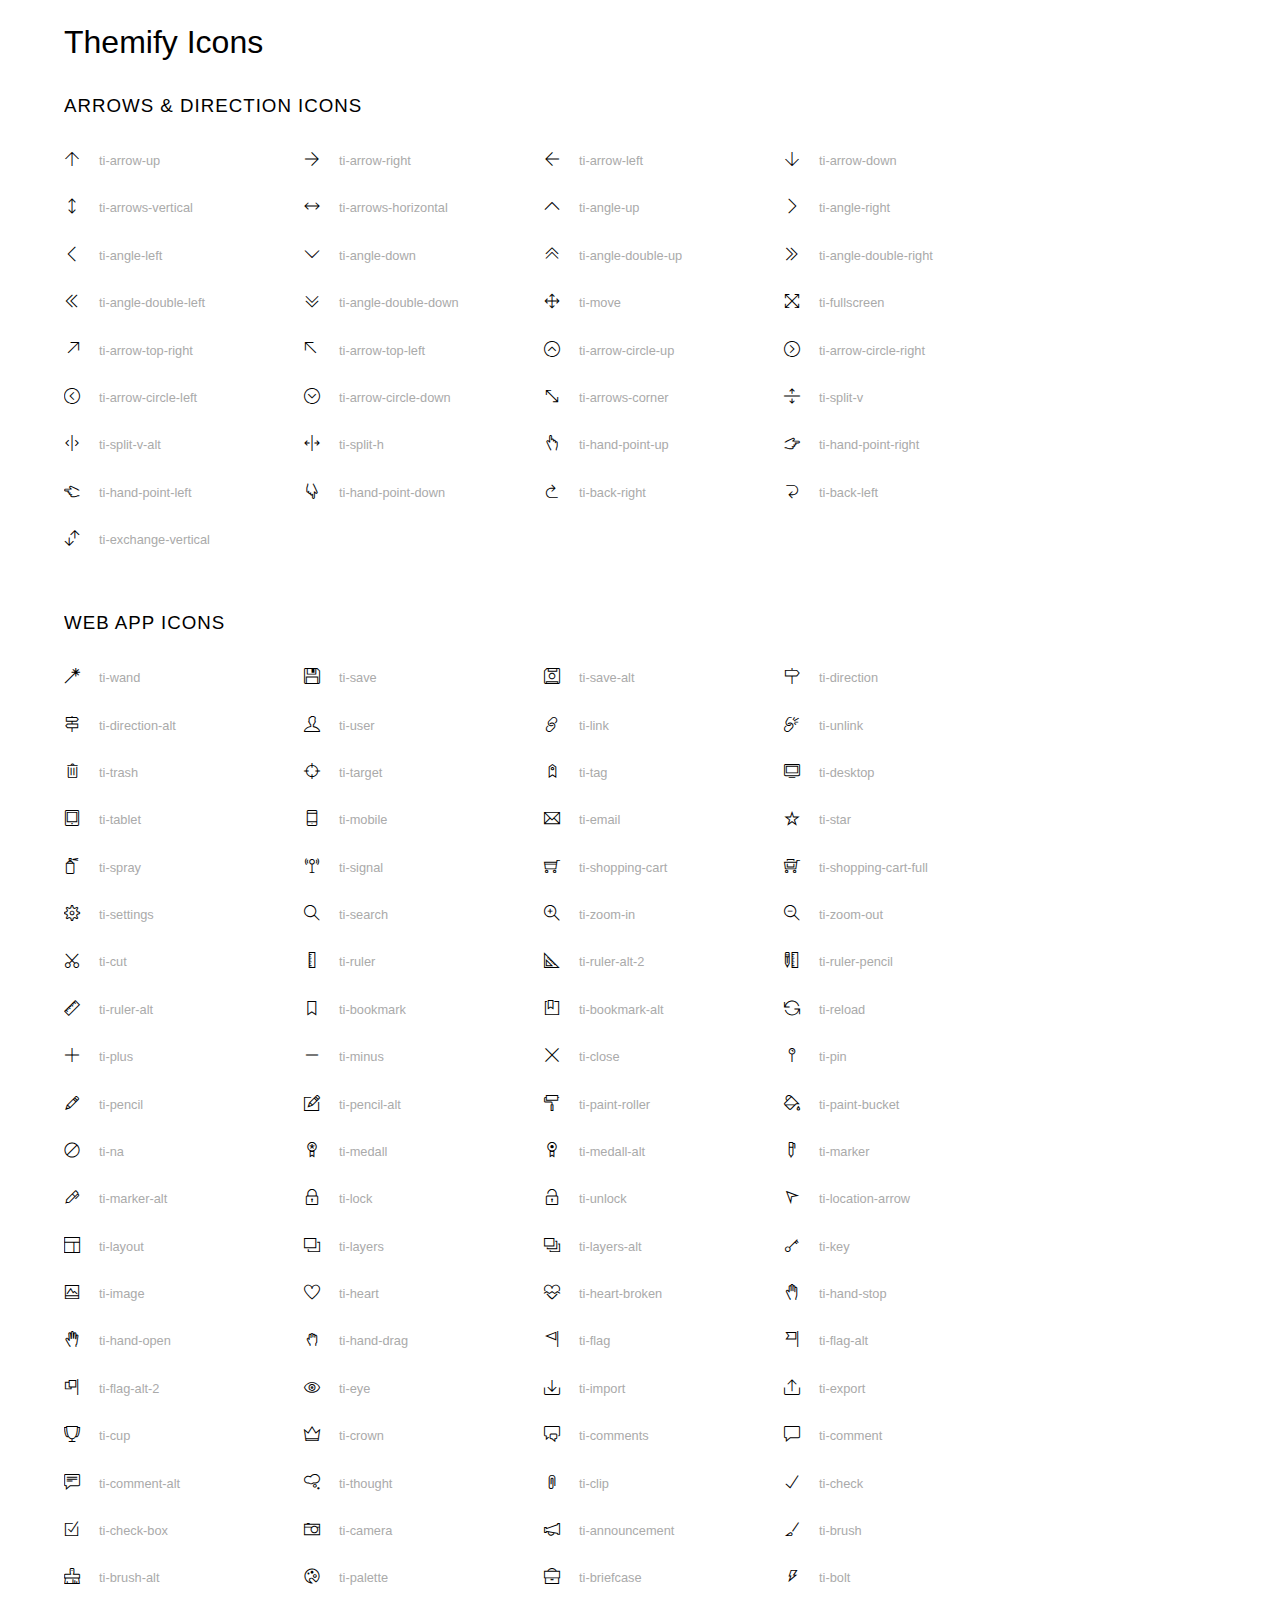
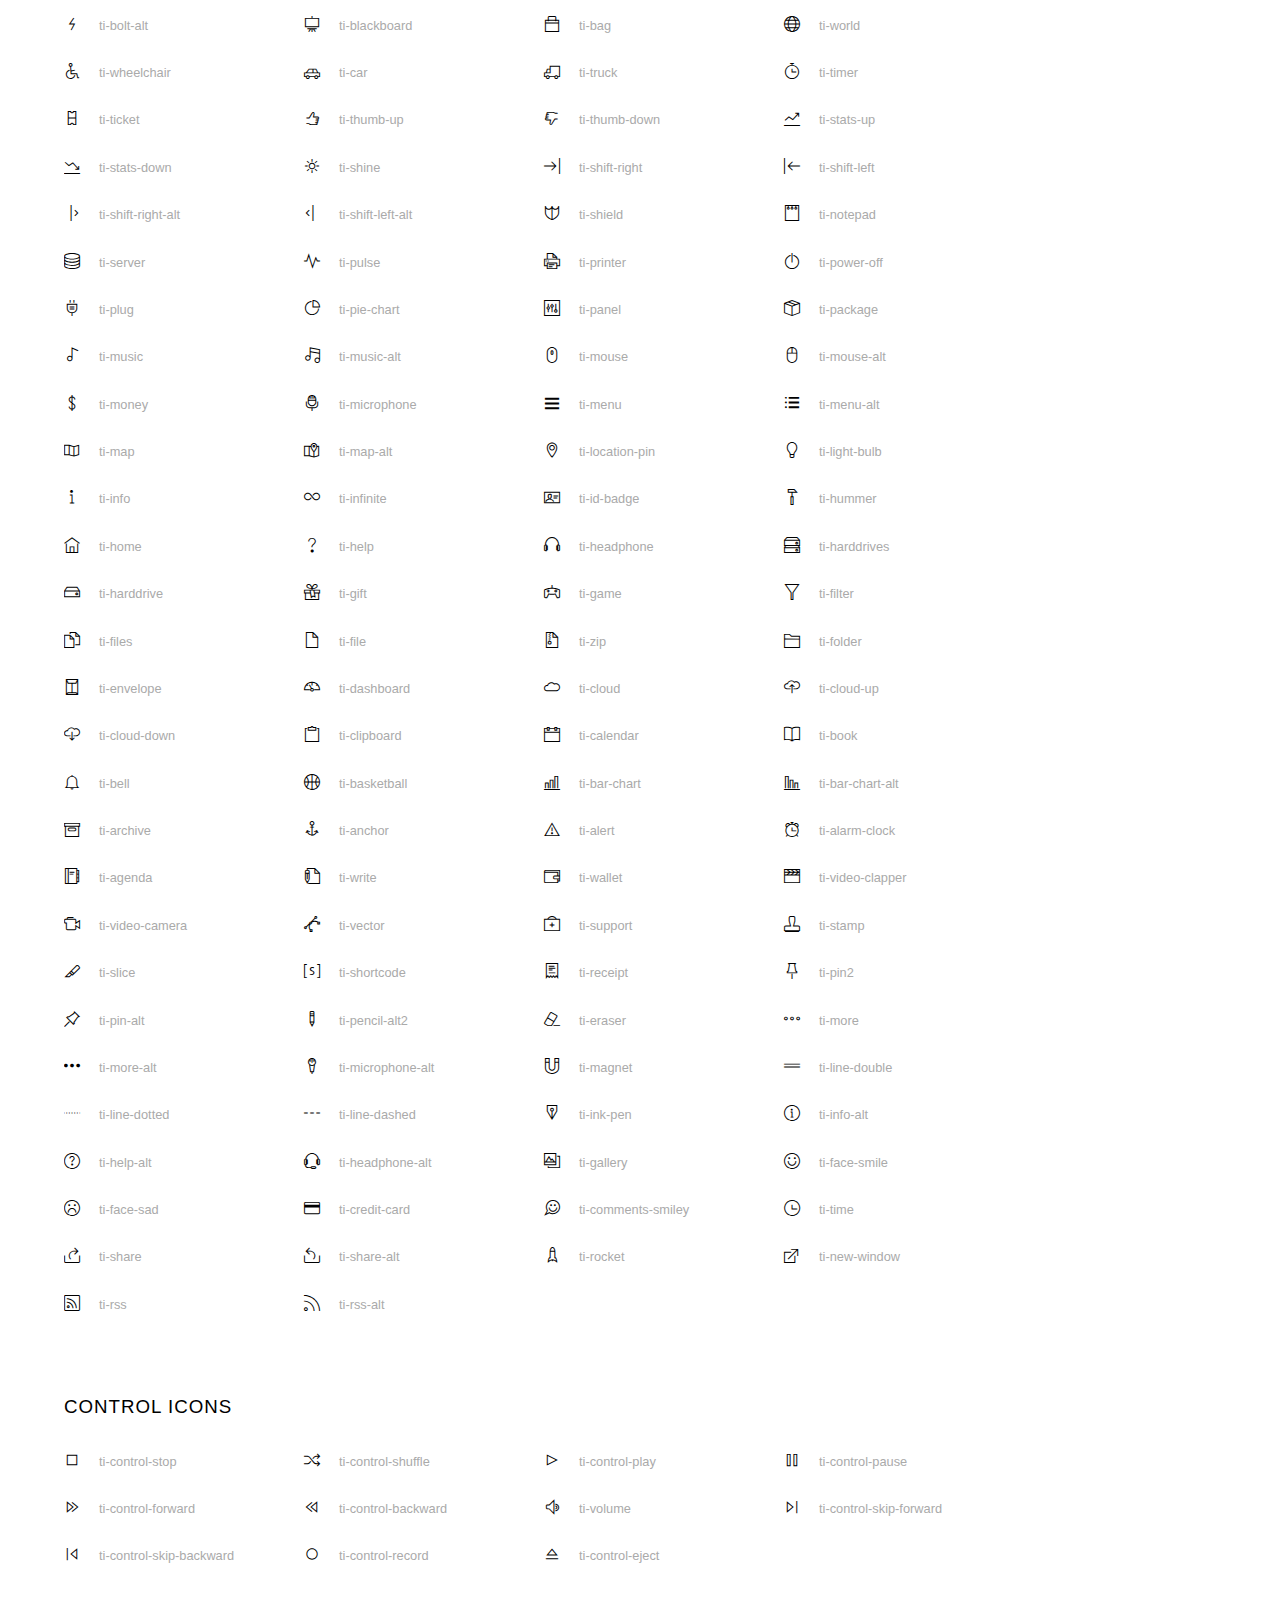
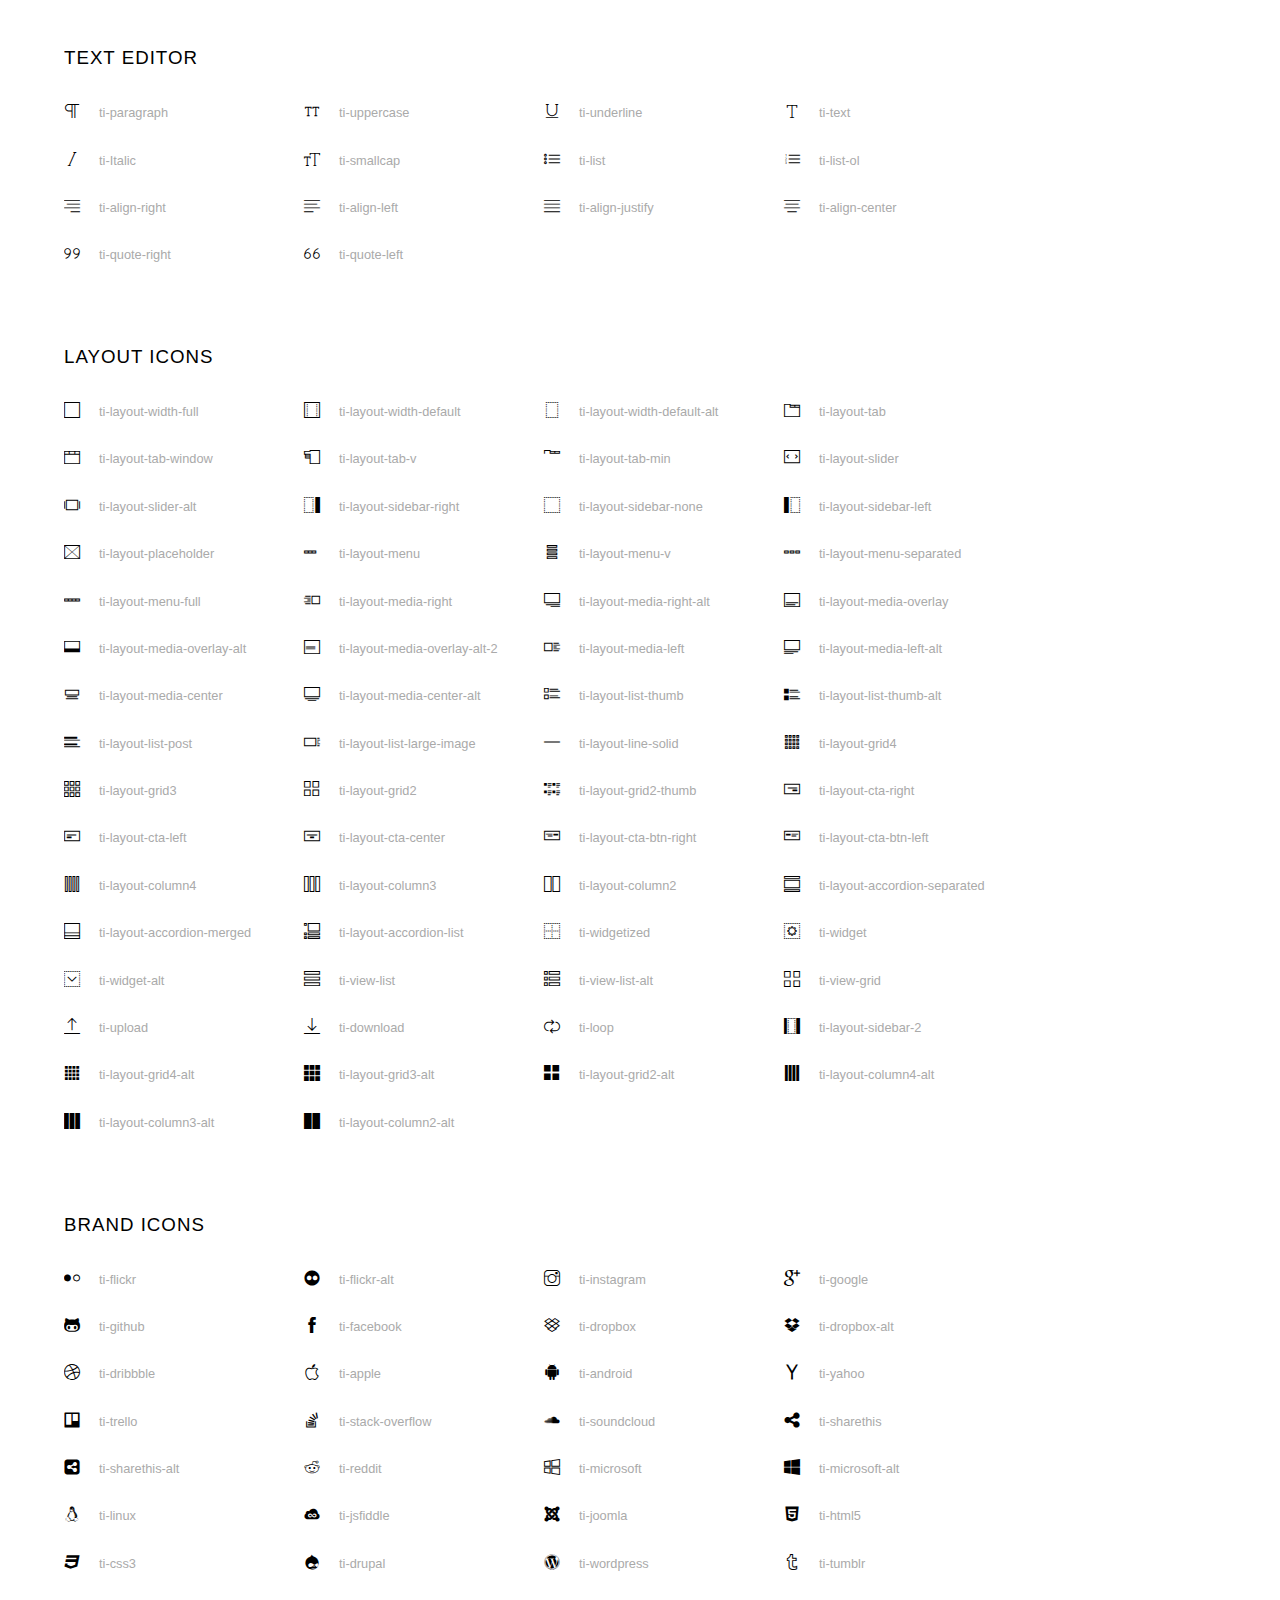
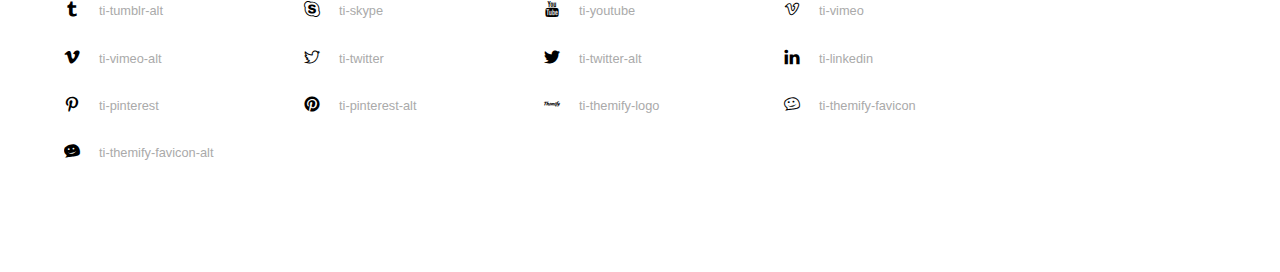
<file: vendors/themify-icons/index.html>
<!doctype html>
<html>
<head>
	<meta charset="utf-8">
	<title>Themify Icon Font</title>
	<meta name="viewport" content="width=device-width">
	<link rel="stylesheet" href="demo-files/demo.css">
	<link rel="stylesheet" href="themify-icons.css">
	<!--[if lt IE 8]><!-->
	<link rel="stylesheet" href="ie7/ie7.css">
	<!--<![endif]-->
</head>
<body>
	<h1>Themify Icons</h1>

	<div class="icon-section">

		<div class="icon-section">
			<h3>Arrows &amp; Direction Icons </h3>

			<div class="icon-container">
				<span class="ti-arrow-up"></span><span class="icon-name"> ti-arrow-up</span>
			</div>
			<div class="icon-container">
				<span class="ti-arrow-right"></span><span class="icon-name"> ti-arrow-right</span>
			</div>
			<div class="icon-container">
				<span class="ti-arrow-left"></span><span class="icon-name"> ti-arrow-left</span>
			</div>
			<div class="icon-container">
				<span class="ti-arrow-down"></span><span class="icon-name"> ti-arrow-down</span>
			</div>
			<div class="icon-container">
				<span class="ti-arrows-vertical"></span><span class="icon-name"> ti-arrows-vertical</span>
			</div>
			<div class="icon-container">
				<span class="ti-arrows-horizontal"></span><span class="icon-name"> ti-arrows-horizontal</span>
			</div>
			<div class="icon-container">
				<span class="ti-angle-up"></span><span class="icon-name"> ti-angle-up</span>
			</div>
			<div class="icon-container">
				<span class="ti-angle-right"></span><span class="icon-name"> ti-angle-right</span>
			</div>
			<div class="icon-container">
				<span class="ti-angle-left"></span><span class="icon-name"> ti-angle-left</span>
			</div>
			<div class="icon-container">
				<span class="ti-angle-down"></span><span class="icon-name"> ti-angle-down</span>
			</div>	
			<div class="icon-container">
				<span class="ti-angle-double-up"></span><span class="icon-name"> ti-angle-double-up</span>
			</div>
			<div class="icon-container">
				<span class="ti-angle-double-right"></span><span class="icon-name"> ti-angle-double-right</span>
			</div>
			<div class="icon-container">
				<span class="ti-angle-double-left"></span><span class="icon-name"> ti-angle-double-left</span>
			</div>
			<div class="icon-container">
				<span class="ti-angle-double-down"></span><span class="icon-name"> ti-angle-double-down</span>
			</div>					
			<div class="icon-container">
				<span class="ti-move"></span><span class="icon-name"> ti-move</span>
			</div>
			<div class="icon-container">
				<span class="ti-fullscreen"></span><span class="icon-name"> ti-fullscreen</span>
			</div>
			<div class="icon-container">
				<span class="ti-arrow-top-right"></span><span class="icon-name"> ti-arrow-top-right</span>
			</div>
			<div class="icon-container">
				<span class="ti-arrow-top-left"></span><span class="icon-name"> ti-arrow-top-left</span>
			</div>
			<div class="icon-container">
				<span class="ti-arrow-circle-up"></span><span class="icon-name"> ti-arrow-circle-up</span>
			</div>
			<div class="icon-container">
				<span class="ti-arrow-circle-right"></span><span class="icon-name"> ti-arrow-circle-right</span>
			</div>
			<div class="icon-container">
				<span class="ti-arrow-circle-left"></span><span class="icon-name"> ti-arrow-circle-left</span>
			</div>
			<div class="icon-container">
				<span class="ti-arrow-circle-down"></span><span class="icon-name"> ti-arrow-circle-down</span>
			</div>
			<div class="icon-container">
				<span class="ti-arrows-corner"></span><span class="icon-name"> ti-arrows-corner</span>
			</div>
			<div class="icon-container">
				<span class="ti-split-v"></span><span class="icon-name"> ti-split-v</span>
			</div>

			<div class="icon-container">
				<span class="ti-split-v-alt"></span><span class="icon-name"> ti-split-v-alt</span>
			</div>
			<div class="icon-container">
				<span class="ti-split-h"></span><span class="icon-name"> ti-split-h</span>
			</div>
			<div class="icon-container">
				<span class="ti-hand-point-up"></span><span class="icon-name"> ti-hand-point-up</span>
			</div>
			<div class="icon-container">
				<span class="ti-hand-point-right"></span><span class="icon-name"> ti-hand-point-right</span>
			</div>
			<div class="icon-container">
				<span class="ti-hand-point-left"></span><span class="icon-name"> ti-hand-point-left</span>
			</div>
			<div class="icon-container">
				<span class="ti-hand-point-down"></span><span class="icon-name"> ti-hand-point-down</span>
			</div>
			<div class="icon-container">
				<span class="ti-back-right"></span><span class="icon-name"> ti-back-right</span>
			</div>
			<div class="icon-container">
				<span class="ti-back-left"></span><span class="icon-name"> ti-back-left</span>
			</div>
			<div class="icon-container">
				<span class="ti-exchange-vertical"></span><span class="icon-name"> ti-exchange-vertical</span>
			</div>

		</div> <!-- Arrows Icons -->



		<h3>Web App Icons</h3>
		
		<div class="icon-section">

			<div class="icon-container">
				<span class="ti-wand"></span><span class="icon-name"> ti-wand</span>
			</div>
			<div class="icon-container">
				<span class="ti-save"></span><span class="icon-name"> ti-save</span>
			</div>
			<div class="icon-container">
				<span class="ti-save-alt"></span><span class="icon-name"> ti-save-alt</span>
			</div>

			<div class="icon-container">
				<span class="ti-direction"></span><span class="icon-name"> ti-direction</span>
			</div>
			<div class="icon-container">
				<span class="ti-direction-alt"></span><span class="icon-name"> ti-direction-alt</span>
			</div>
			<div class="icon-container">
				<span class="ti-user"></span><span class="icon-name"> ti-user</span>
			</div>
			<div class="icon-container">
				<span class="ti-link"></span><span class="icon-name"> ti-link</span>
			</div>
			<div class="icon-container">
				<span class="ti-unlink"></span><span class="icon-name"> ti-unlink</span>
			</div>
			<div class="icon-container">
				<span class="ti-trash"></span><span class="icon-name"> ti-trash</span>
			</div>
			<div class="icon-container">
				<span class="ti-target"></span><span class="icon-name"> ti-target</span>
			</div>
			<div class="icon-container">
				<span class="ti-tag"></span><span class="icon-name"> ti-tag</span>
			</div>
			<div class="icon-container">
				<span class="ti-desktop"></span><span class="icon-name"> ti-desktop</span>
			</div>
			<div class="icon-container">
				<span class="ti-tablet"></span><span class="icon-name"> ti-tablet</span>
			</div>
			<div class="icon-container">
				<span class="ti-mobile"></span><span class="icon-name"> ti-mobile</span>
			</div>
			<div class="icon-container">
				<span class="ti-email"></span><span class="icon-name"> ti-email</span>
			</div>	
			<div class="icon-container">
				<span class="ti-star"></span><span class="icon-name"> ti-star</span>
			</div>
			<div class="icon-container">
				<span class="ti-spray"></span><span class="icon-name"> ti-spray</span>
			</div>
			<div class="icon-container">
				<span class="ti-signal"></span><span class="icon-name"> ti-signal</span>
			</div>
			<div class="icon-container">
				<span class="ti-shopping-cart"></span><span class="icon-name"> ti-shopping-cart</span>
			</div>
			<div class="icon-container">
				<span class="ti-shopping-cart-full"></span><span class="icon-name"> ti-shopping-cart-full</span>
			</div>
			<div class="icon-container">
				<span class="ti-settings"></span><span class="icon-name"> ti-settings</span>
			</div>
			<div class="icon-container">
				<span class="ti-search"></span><span class="icon-name"> ti-search</span>
			</div>
			<div class="icon-container">
				<span class="ti-zoom-in"></span><span class="icon-name"> ti-zoom-in</span>
			</div>
			<div class="icon-container">
				<span class="ti-zoom-out"></span><span class="icon-name"> ti-zoom-out</span>
			</div>
			<div class="icon-container">
				<span class="ti-cut"></span><span class="icon-name"> ti-cut</span>
			</div>
			<div class="icon-container">
				<span class="ti-ruler"></span><span class="icon-name"> ti-ruler</span>
			</div>
			<div class="icon-container">
				<span class="ti-ruler-alt-2"></span><span class="icon-name"> ti-ruler-alt-2</span>
			</div>			
			<div class="icon-container">
				<span class="ti-ruler-pencil"></span><span class="icon-name"> ti-ruler-pencil</span>
			</div>
			<div class="icon-container">
				<span class="ti-ruler-alt"></span><span class="icon-name"> ti-ruler-alt</span>
			</div>
			<div class="icon-container">
				<span class="ti-bookmark"></span><span class="icon-name"> ti-bookmark</span>
			</div>
			<div class="icon-container">
				<span class="ti-bookmark-alt"></span><span class="icon-name"> ti-bookmark-alt</span>
			</div>
			<div class="icon-container">
				<span class="ti-reload"></span><span class="icon-name"> ti-reload</span>
			</div>
			<div class="icon-container">
				<span class="ti-plus"></span><span class="icon-name"> ti-plus</span>
			</div>
			<div class="icon-container">
				<span class="ti-minus"></span><span class="icon-name"> ti-minus</span>
			</div>
			<div class="icon-container">
				<span class="ti-close"></span><span class="icon-name"> ti-close</span>
			</div>			
			<div class="icon-container">
				<span class="ti-pin"></span><span class="icon-name"> ti-pin</span>
			</div>
			<div class="icon-container">
				<span class="ti-pencil"></span><span class="icon-name"> ti-pencil</span>
			</div>
					
		  	<div class="icon-container">
				<span class="ti-pencil-alt"></span><span class="icon-name"> ti-pencil-alt</span>
			</div>
			<div class="icon-container">
				<span class="ti-paint-roller"></span><span class="icon-name"> ti-paint-roller</span>
			</div>
			<div class="icon-container">
				<span class="ti-paint-bucket"></span><span class="icon-name"> ti-paint-bucket</span>
			</div>
			<div class="icon-container">
				<span class="ti-na"></span><span class="icon-name"> ti-na</span>
			</div>
			<div class="icon-container">
				<span class="ti-medall"></span><span class="icon-name"> ti-medall</span>
			</div>
			<div class="icon-container">
				<span class="ti-medall-alt"></span><span class="icon-name"> ti-medall-alt</span>
			</div>
			<div class="icon-container">
				<span class="ti-marker"></span><span class="icon-name"> ti-marker</span>
			</div>
			<div class="icon-container">
				<span class="ti-marker-alt"></span><span class="icon-name"> ti-marker-alt</span>
			</div>

			<div class="icon-container">
				<span class="ti-lock"></span><span class="icon-name"> ti-lock</span>
			</div>
			<div class="icon-container">
				<span class="ti-unlock"></span><span class="icon-name"> ti-unlock</span>
			</div>
			<div class="icon-container">
				<span class="ti-location-arrow"></span><span class="icon-name"> ti-location-arrow</span>
			</div>
			<div class="icon-container">
				<span class="ti-layout"></span><span class="icon-name"> ti-layout</span>
			</div>
			<div class="icon-container">
				<span class="ti-layers"></span><span class="icon-name"> ti-layers</span>
			</div>
			<div class="icon-container">
				<span class="ti-layers-alt"></span><span class="icon-name"> ti-layers-alt</span>
			</div>
			<div class="icon-container">
				<span class="ti-key"></span><span class="icon-name"> ti-key</span>
			</div>
			<div class="icon-container">
				<span class="ti-image"></span><span class="icon-name"> ti-image</span>
			</div>
			<div class="icon-container">
				<span class="ti-heart"></span><span class="icon-name"> ti-heart</span>
			</div>
			<div class="icon-container">
				<span class="ti-heart-broken"></span><span class="icon-name"> ti-heart-broken</span>
			</div>
			<div class="icon-container">
				<span class="ti-hand-stop"></span><span class="icon-name"> ti-hand-stop</span>
			</div>
			<div class="icon-container">
				<span class="ti-hand-open"></span><span class="icon-name"> ti-hand-open</span>
			</div>
			<div class="icon-container">
				<span class="ti-hand-drag"></span><span class="icon-name"> ti-hand-drag</span>
			</div>
			<div class="icon-container">
				<span class="ti-flag"></span><span class="icon-name"> ti-flag</span>
			</div>
			<div class="icon-container">
				<span class="ti-flag-alt"></span><span class="icon-name"> ti-flag-alt</span>
			</div>
			<div class="icon-container">
				<span class="ti-flag-alt-2"></span><span class="icon-name"> ti-flag-alt-2</span>
			</div>
			<div class="icon-container">
				<span class="ti-eye"></span><span class="icon-name"> ti-eye</span>
			</div>
			<div class="icon-container">
				<span class="ti-import"></span><span class="icon-name"> ti-import</span>
			</div>			
			<div class="icon-container">
				<span class="ti-export"></span><span class="icon-name"> ti-export</span>
			</div>
			<div class="icon-container">
				<span class="ti-cup"></span><span class="icon-name"> ti-cup</span>
			</div>
			<div class="icon-container">
				<span class="ti-crown"></span><span class="icon-name"> ti-crown</span>
			</div>
			<div class="icon-container">
				<span class="ti-comments"></span><span class="icon-name"> ti-comments</span>
			</div>
			<div class="icon-container">
				<span class="ti-comment"></span><span class="icon-name"> ti-comment</span>
			</div>
			<div class="icon-container">
				<span class="ti-comment-alt"></span><span class="icon-name"> ti-comment-alt</span>
			</div>
			<div class="icon-container">
				<span class="ti-thought"></span><span class="icon-name"> ti-thought</span>
			</div>			
			<div class="icon-container">
				<span class="ti-clip"></span><span class="icon-name"> ti-clip</span>
			</div>

			<div class="icon-container">
				<span class="ti-check"></span><span class="icon-name"> ti-check</span>
			</div>
			<div class="icon-container">
				<span class="ti-check-box"></span><span class="icon-name"> ti-check-box</span>
			</div>
			<div class="icon-container">
				<span class="ti-camera"></span><span class="icon-name"> ti-camera</span>
			</div>
			<div class="icon-container">
				<span class="ti-announcement"></span><span class="icon-name"> ti-announcement</span>
			</div>
			<div class="icon-container">
				<span class="ti-brush"></span><span class="icon-name"> ti-brush</span>
			</div>
			<div class="icon-container">
				<span class="ti-brush-alt"></span><span class="icon-name"> ti-brush-alt</span>
			</div>
			<div class="icon-container">
				<span class="ti-palette"></span><span class="icon-name"> ti-palette</span>
			</div>			
			<div class="icon-container">
				<span class="ti-briefcase"></span><span class="icon-name"> ti-briefcase</span>
			</div>
			<div class="icon-container">
				<span class="ti-bolt"></span><span class="icon-name"> ti-bolt</span>
			</div>
			<div class="icon-container">
				<span class="ti-bolt-alt"></span><span class="icon-name"> ti-bolt-alt</span>
			</div>
			<div class="icon-container">
				<span class="ti-blackboard"></span><span class="icon-name"> ti-blackboard</span>
			</div>
			<div class="icon-container">
				<span class="ti-bag"></span><span class="icon-name"> ti-bag</span>
			</div>
			<div class="icon-container">
				<span class="ti-world"></span><span class="icon-name"> ti-world</span>
			</div>
			<div class="icon-container">
				<span class="ti-wheelchair"></span><span class="icon-name"> ti-wheelchair</span>
			</div>
			<div class="icon-container">
				<span class="ti-car"></span><span class="icon-name"> ti-car</span>
			</div>
			<div class="icon-container">
				<span class="ti-truck"></span><span class="icon-name"> ti-truck</span>
			</div>
			<div class="icon-container">
				<span class="ti-timer"></span><span class="icon-name"> ti-timer</span>
			</div>
			<div class="icon-container">
				<span class="ti-ticket"></span><span class="icon-name"> ti-ticket</span>
			</div>
			<div class="icon-container">
				<span class="ti-thumb-up"></span><span class="icon-name"> ti-thumb-up</span>
			</div>
			<div class="icon-container">
				<span class="ti-thumb-down"></span><span class="icon-name"> ti-thumb-down</span>
			</div>

			<div class="icon-container">
				<span class="ti-stats-up"></span><span class="icon-name"> ti-stats-up</span>
			</div>
			<div class="icon-container">
				<span class="ti-stats-down"></span><span class="icon-name"> ti-stats-down</span>
			</div>
			<div class="icon-container">
				<span class="ti-shine"></span><span class="icon-name"> ti-shine</span>
			</div>
			<div class="icon-container">
				<span class="ti-shift-right"></span><span class="icon-name"> ti-shift-right</span>
			</div>
			<div class="icon-container">
				<span class="ti-shift-left"></span><span class="icon-name"> ti-shift-left</span>
			</div>

			<div class="icon-container">
				<span class="ti-shift-right-alt"></span><span class="icon-name"> ti-shift-right-alt</span>
			</div>
			<div class="icon-container">
				<span class="ti-shift-left-alt"></span><span class="icon-name"> ti-shift-left-alt</span>
			</div>
			<div class="icon-container">
				<span class="ti-shield"></span><span class="icon-name"> ti-shield</span>
			</div>
			<div class="icon-container">
				<span class="ti-notepad"></span><span class="icon-name"> ti-notepad</span>
			</div>
			<div class="icon-container">
				<span class="ti-server"></span><span class="icon-name"> ti-server</span>
			</div>

			<div class="icon-container">
				<span class="ti-pulse"></span><span class="icon-name"> ti-pulse</span>
			</div>
			<div class="icon-container">
				<span class="ti-printer"></span><span class="icon-name"> ti-printer</span>
			</div>
			<div class="icon-container">
				<span class="ti-power-off"></span><span class="icon-name"> ti-power-off</span>
			</div>
			<div class="icon-container">
				<span class="ti-plug"></span><span class="icon-name"> ti-plug</span>
			</div>
			<div class="icon-container">
				<span class="ti-pie-chart"></span><span class="icon-name"> ti-pie-chart</span>
			</div>

			<div class="icon-container">
				<span class="ti-panel"></span><span class="icon-name"> ti-panel</span>
			</div>
			<div class="icon-container">
				<span class="ti-package"></span><span class="icon-name"> ti-package</span>
			</div>
			<div class="icon-container">
				<span class="ti-music"></span><span class="icon-name"> ti-music</span>
			</div>
			<div class="icon-container">
				<span class="ti-music-alt"></span><span class="icon-name"> ti-music-alt</span>
			</div>
			<div class="icon-container">
				<span class="ti-mouse"></span><span class="icon-name"> ti-mouse</span>
			</div>
			<div class="icon-container">
				<span class="ti-mouse-alt"></span><span class="icon-name"> ti-mouse-alt</span>
			</div>
			<div class="icon-container">
				<span class="ti-money"></span><span class="icon-name"> ti-money</span>
			</div>
			<div class="icon-container">
				<span class="ti-microphone"></span><span class="icon-name"> ti-microphone</span>
			</div>
			<div class="icon-container">
				<span class="ti-menu"></span><span class="icon-name"> ti-menu</span>
			</div>
			<div class="icon-container">
				<span class="ti-menu-alt"></span><span class="icon-name"> ti-menu-alt</span>
			</div>
			<div class="icon-container">
				<span class="ti-map"></span><span class="icon-name"> ti-map</span>
			</div>
			<div class="icon-container">
				<span class="ti-map-alt"></span><span class="icon-name"> ti-map-alt</span>
			</div>

			<div class="icon-container">
				<span class="ti-location-pin"></span><span class="icon-name"> ti-location-pin</span>
			</div>

			<div class="icon-container">
				<span class="ti-light-bulb"></span><span class="icon-name"> ti-light-bulb</span>
			</div>
			<div class="icon-container">
				<span class="ti-info"></span><span class="icon-name"> ti-info</span>
			</div>
			<div class="icon-container">
				<span class="ti-infinite"></span><span class="icon-name"> ti-infinite</span>
			</div>
			<div class="icon-container">
				<span class="ti-id-badge"></span><span class="icon-name"> ti-id-badge</span>
			</div>
			<div class="icon-container">
				<span class="ti-hummer"></span><span class="icon-name"> ti-hummer</span>
			</div>
			<div class="icon-container">
				<span class="ti-home"></span><span class="icon-name"> ti-home</span>
			</div>
			<div class="icon-container">
				<span class="ti-help"></span><span class="icon-name"> ti-help</span>
			</div>
			<div class="icon-container">
				<span class="ti-headphone"></span><span class="icon-name"> ti-headphone</span>
			</div>
			<div class="icon-container">
				<span class="ti-harddrives"></span><span class="icon-name"> ti-harddrives</span>
			</div>
			<div class="icon-container">
				<span class="ti-harddrive"></span><span class="icon-name"> ti-harddrive</span>
			</div>
			<div class="icon-container">
				<span class="ti-gift"></span><span class="icon-name"> ti-gift</span>
			</div>
			<div class="icon-container">
				<span class="ti-game"></span><span class="icon-name"> ti-game</span>
			</div>
			<div class="icon-container">
				<span class="ti-filter"></span><span class="icon-name"> ti-filter</span>
			</div>
			<div class="icon-container">
				<span class="ti-files"></span><span class="icon-name"> ti-files</span>
			</div>
			<div class="icon-container">
				<span class="ti-file"></span><span class="icon-name"> ti-file</span>
			</div>
			<div class="icon-container">
				<span class="ti-zip"></span><span class="icon-name"> ti-zip</span>
			</div>
			<div class="icon-container">
				<span class="ti-folder"></span><span class="icon-name"> ti-folder</span>
			</div>			
			<div class="icon-container">
				<span class="ti-envelope"></span><span class="icon-name"> ti-envelope</span>
			</div>


			<div class="icon-container">
				<span class="ti-dashboard"></span><span class="icon-name"> ti-dashboard</span>
			</div>
			<div class="icon-container">
				<span class="ti-cloud"></span><span class="icon-name"> ti-cloud</span>
			</div>
			<div class="icon-container">
				<span class="ti-cloud-up"></span><span class="icon-name"> ti-cloud-up</span>
			</div>
			<div class="icon-container">
				<span class="ti-cloud-down"></span><span class="icon-name"> ti-cloud-down</span>
			</div>
			<div class="icon-container">
				<span class="ti-clipboard"></span><span class="icon-name"> ti-clipboard</span>
			</div>
			<div class="icon-container">
				<span class="ti-calendar"></span><span class="icon-name"> ti-calendar</span>
			</div>
			<div class="icon-container">
				<span class="ti-book"></span><span class="icon-name"> ti-book</span>
			</div>
			<div class="icon-container">
				<span class="ti-bell"></span><span class="icon-name"> ti-bell</span>
			</div>
			<div class="icon-container">
				<span class="ti-basketball"></span><span class="icon-name"> ti-basketball</span>
			</div>
			<div class="icon-container">
				<span class="ti-bar-chart"></span><span class="icon-name"> ti-bar-chart</span>
			</div>
			<div class="icon-container">
				<span class="ti-bar-chart-alt"></span><span class="icon-name"> ti-bar-chart-alt</span>
			</div>


			<div class="icon-container">
				<span class="ti-archive"></span><span class="icon-name"> ti-archive</span>
			</div>
			<div class="icon-container">
				<span class="ti-anchor"></span><span class="icon-name"> ti-anchor</span>
			</div>

			<div class="icon-container">
				<span class="ti-alert"></span><span class="icon-name"> ti-alert</span>
			</div>
			<div class="icon-container">
				<span class="ti-alarm-clock"></span><span class="icon-name"> ti-alarm-clock</span>
			</div>
			<div class="icon-container">
				<span class="ti-agenda"></span><span class="icon-name"> ti-agenda</span>
			</div>
			<div class="icon-container">
				<span class="ti-write"></span><span class="icon-name"> ti-write</span>
			</div>

			<div class="icon-container">
				<span class="ti-wallet"></span><span class="icon-name"> ti-wallet</span>
			</div>
			<div class="icon-container">
				<span class="ti-video-clapper"></span><span class="icon-name"> ti-video-clapper</span>
			</div>
			<div class="icon-container">
				<span class="ti-video-camera"></span><span class="icon-name"> ti-video-camera</span>
			</div>
			<div class="icon-container">
				<span class="ti-vector"></span><span class="icon-name"> ti-vector</span>
			</div>

			<div class="icon-container">
				<span class="ti-support"></span><span class="icon-name"> ti-support</span>
			</div>
			<div class="icon-container">
				<span class="ti-stamp"></span><span class="icon-name"> ti-stamp</span>
			</div>
			<div class="icon-container">
				<span class="ti-slice"></span><span class="icon-name"> ti-slice</span>
			</div>
			<div class="icon-container">
				<span class="ti-shortcode"></span><span class="icon-name"> ti-shortcode</span>
			</div>
			<div class="icon-container">
				<span class="ti-receipt"></span><span class="icon-name"> ti-receipt</span>
			</div>
			<div class="icon-container">
				<span class="ti-pin2"></span><span class="icon-name"> ti-pin2</span>
			</div>
			<div class="icon-container">
				<span class="ti-pin-alt"></span><span class="icon-name"> ti-pin-alt</span>
			</div>
			<div class="icon-container">
				<span class="ti-pencil-alt2"></span><span class="icon-name"> ti-pencil-alt2</span>
			</div>
			<div class="icon-container">
				<span class="ti-eraser"></span><span class="icon-name"> ti-eraser</span>
			</div>			
			<div class="icon-container">
				<span class="ti-more"></span><span class="icon-name"> ti-more</span>
			</div>
			<div class="icon-container">
				<span class="ti-more-alt"></span><span class="icon-name"> ti-more-alt</span>
			</div>
			<div class="icon-container">
				<span class="ti-microphone-alt"></span><span class="icon-name"> ti-microphone-alt</span>
			</div>
			<div class="icon-container">
				<span class="ti-magnet"></span><span class="icon-name"> ti-magnet</span>
			</div>
			<div class="icon-container">
				<span class="ti-line-double"></span><span class="icon-name"> ti-line-double</span>
			</div>
			<div class="icon-container">
				<span class="ti-line-dotted"></span><span class="icon-name"> ti-line-dotted</span>
			</div>
			<div class="icon-container">
				<span class="ti-line-dashed"></span><span class="icon-name"> ti-line-dashed</span>
			</div>

			<div class="icon-container">
				<span class="ti-ink-pen"></span><span class="icon-name"> ti-ink-pen</span>
			</div>
			<div class="icon-container">
				<span class="ti-info-alt"></span><span class="icon-name"> ti-info-alt</span>
			</div>
			<div class="icon-container">
				<span class="ti-help-alt"></span><span class="icon-name"> ti-help-alt</span>
			</div>
			<div class="icon-container">
				<span class="ti-headphone-alt"></span><span class="icon-name"> ti-headphone-alt</span>
			</div>

			<div class="icon-container">
				<span class="ti-gallery"></span><span class="icon-name"> ti-gallery</span>
			</div>
			<div class="icon-container">
				<span class="ti-face-smile"></span><span class="icon-name"> ti-face-smile</span>
			</div>
			<div class="icon-container">
				<span class="ti-face-sad"></span><span class="icon-name"> ti-face-sad</span>
			</div>
			<div class="icon-container">
				<span class="ti-credit-card"></span><span class="icon-name"> ti-credit-card</span>
			</div>
			<div class="icon-container">
				<span class="ti-comments-smiley"></span><span class="icon-name"> ti-comments-smiley</span>
			</div>
			<div class="icon-container">
				<span class="ti-time"></span><span class="icon-name"> ti-time</span>
			</div>
			<div class="icon-container">
				<span class="ti-share"></span><span class="icon-name"> ti-share</span>
			</div>
			<div class="icon-container">
				<span class="ti-share-alt"></span><span class="icon-name"> ti-share-alt</span>
			</div>
			<div class="icon-container">
				<span class="ti-rocket"></span><span class="icon-name"> ti-rocket</span>
			</div>

			<div class="icon-container">
				<span class="ti-new-window"></span><span class="icon-name"> ti-new-window</span>
			</div>

			<div class="icon-container">
				<span class="ti-rss"></span><span class="icon-name"> ti-rss</span>
			</div>

			<div class="icon-container">
				<span class="ti-rss-alt"></span><span class="icon-name"> ti-rss-alt</span>
			</div>
			
		</div><!-- Web App Icons -->


		<div class="icon-section">
			<h3>Control Icons</h3>
			<div class="icon-container">
				<span class="ti-control-stop"></span><span class="icon-name"> ti-control-stop</span>
			</div>
			<div class="icon-container">
				<span class="ti-control-shuffle"></span><span class="icon-name"> ti-control-shuffle</span>
			</div>
			<div class="icon-container">
				<span class="ti-control-play"></span><span class="icon-name"> ti-control-play</span>
			</div>
			<div class="icon-container">
				<span class="ti-control-pause"></span><span class="icon-name"> ti-control-pause</span>
			</div>
			<div class="icon-container">
				<span class="ti-control-forward"></span><span class="icon-name"> ti-control-forward</span>
			</div>
			<div class="icon-container">
				<span class="ti-control-backward"></span><span class="icon-name"> ti-control-backward</span>
			</div>	
			<div class="icon-container">
				<span class="ti-volume"></span><span class="icon-name"> ti-volume</span>
			</div>
			<div class="icon-container">
				<span class="ti-control-skip-forward"></span><span class="icon-name"> ti-control-skip-forward</span>
			</div>
			<div class="icon-container">
				<span class="ti-control-skip-backward"></span><span class="icon-name"> ti-control-skip-backward</span>
			</div>
			<div class="icon-container">
				<span class="ti-control-record"></span><span class="icon-name"> ti-control-record</span>
			</div>
			<div class="icon-container">
				<span class="ti-control-eject"></span><span class="icon-name"> ti-control-eject</span>
			</div>			
		</div> <!-- Control Icons -->


		<div class="icon-section">
			<h3>Text Editor</h3>

			<div class="icon-container">
				<span class="ti-paragraph"></span><span class="icon-name"> ti-paragraph</span>
			</div>
			<div class="icon-container">
				<span class="ti-uppercase"></span><span class="icon-name"> ti-uppercase</span>
			</div>

			<div class="icon-container">
				<span class="ti-underline"></span><span class="icon-name"> ti-underline</span>
			</div>
			<div class="icon-container">
				<span class="ti-text"></span><span class="icon-name"> ti-text</span>
			</div>
			<div class="icon-container">
				<span class="ti-Italic"></span><span class="icon-name"> ti-Italic</span>
			</div>
			<div class="icon-container">
				<span class="ti-smallcap"></span><span class="icon-name"> ti-smallcap</span>
			</div>
			<div class="icon-container">
				<span class="ti-list"></span><span class="icon-name"> ti-list</span>
			</div>
			<div class="icon-container">
				<span class="ti-list-ol"></span><span class="icon-name"> ti-list-ol</span>
			</div>
			<div class="icon-container">
				<span class="ti-align-right"></span><span class="icon-name"> ti-align-right</span>
			</div>
			<div class="icon-container">
				<span class="ti-align-left"></span><span class="icon-name"> ti-align-left</span>
			</div>
			<div class="icon-container">
				<span class="ti-align-justify"></span><span class="icon-name"> ti-align-justify</span>
			</div>
			<div class="icon-container">
				<span class="ti-align-center"></span><span class="icon-name"> ti-align-center</span>
			</div>
			<div class="icon-container">
				<span class="ti-quote-right"></span><span class="icon-name"> ti-quote-right</span>
			</div>
			<div class="icon-container">
				<span class="ti-quote-left"></span><span class="icon-name"> ti-quote-left</span>
			</div>

		</div> <!-- Text Editor -->



		<div class="icon-section">
			<h3>Layout Icons</h3>
			<div class="icon-container">
				<span class="ti-layout-width-full"></span><span class="icon-name"> ti-layout-width-full</span>
			</div>
			<div class="icon-container">
				<span class="ti-layout-width-default"></span><span class="icon-name"> ti-layout-width-default</span>
			</div>
			<div class="icon-container">
				<span class="ti-layout-width-default-alt"></span><span class="icon-name"> ti-layout-width-default-alt</span>
			</div>
			<div class="icon-container">
				<span class="ti-layout-tab"></span><span class="icon-name"> ti-layout-tab</span>
			</div>
			<div class="icon-container">
				<span class="ti-layout-tab-window"></span><span class="icon-name"> ti-layout-tab-window</span>
			</div>
			<div class="icon-container">
				<span class="ti-layout-tab-v"></span><span class="icon-name"> ti-layout-tab-v</span>
			</div>
			<div class="icon-container">
				<span class="ti-layout-tab-min"></span><span class="icon-name"> ti-layout-tab-min</span>
			</div>
			<div class="icon-container">
				<span class="ti-layout-slider"></span><span class="icon-name"> ti-layout-slider</span>
			</div>
			<div class="icon-container">
				<span class="ti-layout-slider-alt"></span><span class="icon-name"> ti-layout-slider-alt</span>
			</div>
			<div class="icon-container">
				<span class="ti-layout-sidebar-right"></span><span class="icon-name"> ti-layout-sidebar-right</span>
			</div>
			<div class="icon-container">
				<span class="ti-layout-sidebar-none"></span><span class="icon-name"> ti-layout-sidebar-none</span>
			</div>
			<div class="icon-container">
				<span class="ti-layout-sidebar-left"></span><span class="icon-name"> ti-layout-sidebar-left</span>
			</div>
			<div class="icon-container">
				<span class="ti-layout-placeholder"></span><span class="icon-name"> ti-layout-placeholder</span>
			</div>
			<div class="icon-container">
				<span class="ti-layout-menu"></span><span class="icon-name"> ti-layout-menu</span>
			</div>
			<div class="icon-container">
				<span class="ti-layout-menu-v"></span><span class="icon-name"> ti-layout-menu-v</span>
			</div>
			<div class="icon-container">
				<span class="ti-layout-menu-separated"></span><span class="icon-name"> ti-layout-menu-separated</span>
			</div>
			<div class="icon-container">
				<span class="ti-layout-menu-full"></span><span class="icon-name"> ti-layout-menu-full</span>
			</div>
			<div class="icon-container">
				<span class="ti-layout-media-right"></span><span class="icon-name"> ti-layout-media-right</span>
			</div>
			<div class="icon-container">
				<span class="ti-layout-media-right-alt"></span><span class="icon-name"> ti-layout-media-right-alt</span>
			</div>
			<div class="icon-container">
				<span class="ti-layout-media-overlay"></span><span class="icon-name"> ti-layout-media-overlay</span>
			</div>
			<div class="icon-container">
				<span class="ti-layout-media-overlay-alt"></span><span class="icon-name"> ti-layout-media-overlay-alt</span>
			</div>
			<div class="icon-container">
				<span class="ti-layout-media-overlay-alt-2"></span><span class="icon-name"> ti-layout-media-overlay-alt-2</span>
			</div>
			<div class="icon-container">
				<span class="ti-layout-media-left"></span><span class="icon-name"> ti-layout-media-left</span>
			</div>
			<div class="icon-container">
				<span class="ti-layout-media-left-alt"></span><span class="icon-name"> ti-layout-media-left-alt</span>
			</div>
			<div class="icon-container">
				<span class="ti-layout-media-center"></span><span class="icon-name"> ti-layout-media-center</span>
			</div>
			<div class="icon-container">
				<span class="ti-layout-media-center-alt"></span><span class="icon-name"> ti-layout-media-center-alt</span>
			</div>
			<div class="icon-container">
				<span class="ti-layout-list-thumb"></span><span class="icon-name"> ti-layout-list-thumb</span>
			</div>
			<div class="icon-container">
				<span class="ti-layout-list-thumb-alt"></span><span class="icon-name"> ti-layout-list-thumb-alt</span>
			</div>
			<div class="icon-container">
				<span class="ti-layout-list-post"></span><span class="icon-name"> ti-layout-list-post</span>
			</div>
			<div class="icon-container">
				<span class="ti-layout-list-large-image"></span><span class="icon-name"> ti-layout-list-large-image</span>
			</div>
			<div class="icon-container">
				<span class="ti-layout-line-solid"></span><span class="icon-name"> ti-layout-line-solid</span>
			</div>
			<div class="icon-container">
				<span class="ti-layout-grid4"></span><span class="icon-name"> ti-layout-grid4</span>
			</div>
			<div class="icon-container">
				<span class="ti-layout-grid3"></span><span class="icon-name"> ti-layout-grid3</span>
			</div>
			<div class="icon-container">
				<span class="ti-layout-grid2"></span><span class="icon-name"> ti-layout-grid2</span>
			</div>
			<div class="icon-container">
				<span class="ti-layout-grid2-thumb"></span><span class="icon-name"> ti-layout-grid2-thumb</span>
			</div>
			<div class="icon-container">
				<span class="ti-layout-cta-right"></span><span class="icon-name"> ti-layout-cta-right</span>
			</div>
			<div class="icon-container">
				<span class="ti-layout-cta-left"></span><span class="icon-name"> ti-layout-cta-left</span>
			</div>
			<div class="icon-container">
				<span class="ti-layout-cta-center"></span><span class="icon-name"> ti-layout-cta-center</span>
			</div>
			<div class="icon-container">
				<span class="ti-layout-cta-btn-right"></span><span class="icon-name"> ti-layout-cta-btn-right</span>
			</div>
			<div class="icon-container">
				<span class="ti-layout-cta-btn-left"></span><span class="icon-name"> ti-layout-cta-btn-left</span>
			</div>
			<div class="icon-container">
				<span class="ti-layout-column4"></span><span class="icon-name"> ti-layout-column4</span>
			</div>
			<div class="icon-container">
				<span class="ti-layout-column3"></span><span class="icon-name"> ti-layout-column3</span>
			</div>
			<div class="icon-container">
				<span class="ti-layout-column2"></span><span class="icon-name"> ti-layout-column2</span>
			</div>
			<div class="icon-container">
				<span class="ti-layout-accordion-separated"></span><span class="icon-name"> ti-layout-accordion-separated</span>
			</div>
			<div class="icon-container">
				<span class="ti-layout-accordion-merged"></span><span class="icon-name"> ti-layout-accordion-merged</span>
			</div>
			<div class="icon-container">
				<span class="ti-layout-accordion-list"></span><span class="icon-name"> ti-layout-accordion-list</span>
			</div>
			<div class="icon-container">
				<span class="ti-widgetized"></span><span class="icon-name"> ti-widgetized</span>
			</div>
			<div class="icon-container">
				<span class="ti-widget"></span><span class="icon-name"> ti-widget</span>
			</div>
			<div class="icon-container">
				<span class="ti-widget-alt"></span><span class="icon-name"> ti-widget-alt</span>
			</div>
			<div class="icon-container">
				<span class="ti-view-list"></span><span class="icon-name"> ti-view-list</span>
			</div>
			<div class="icon-container">
				<span class="ti-view-list-alt"></span><span class="icon-name"> ti-view-list-alt</span>
			</div>
			<div class="icon-container">
				<span class="ti-view-grid"></span><span class="icon-name"> ti-view-grid</span>
			</div>
			<div class="icon-container">
				<span class="ti-upload"></span><span class="icon-name"> ti-upload</span>
			</div>
			<div class="icon-container">
				<span class="ti-download"></span><span class="icon-name"> ti-download</span>
			</div>	
			<div class="icon-container">
				<span class="ti-loop"></span><span class="icon-name"> ti-loop</span>
			</div>
			<div class="icon-container">
				<span class="ti-layout-sidebar-2"></span><span class="icon-name"> ti-layout-sidebar-2</span>
			</div>
			<div class="icon-container">
				<span class="ti-layout-grid4-alt"></span><span class="icon-name"> ti-layout-grid4-alt</span>
			</div>
			<div class="icon-container">
				<span class="ti-layout-grid3-alt"></span><span class="icon-name"> ti-layout-grid3-alt</span>
			</div>
			<div class="icon-container">
				<span class="ti-layout-grid2-alt"></span><span class="icon-name"> ti-layout-grid2-alt</span>
			</div>
			<div class="icon-container">
				<span class="ti-layout-column4-alt"></span><span class="icon-name"> ti-layout-column4-alt</span>
			</div>
			<div class="icon-container">
				<span class="ti-layout-column3-alt"></span><span class="icon-name"> ti-layout-column3-alt</span>
			</div>
			<div class="icon-container">
				<span class="ti-layout-column2-alt"></span><span class="icon-name"> ti-layout-column2-alt</span>
			</div>		


		</div> <!-- Layout Icons -->


		<div class="icon-section">
			<h3>Brand Icons</h3>

			<div class="icon-container">
				<span class="ti-flickr"></span><span class="icon-name"> ti-flickr</span>
			</div>
			<div class="icon-container">
				<span class="ti-flickr-alt"></span><span class="icon-name"> ti-flickr-alt</span>
			</div>			
			<div class="icon-container">
				<span class="ti-instagram"></span><span class="icon-name"> ti-instagram</span>
			</div>
			<div class="icon-container">
				<span class="ti-google"></span><span class="icon-name"> ti-google</span>
			</div>
			<div class="icon-container">
				<span class="ti-github"></span><span class="icon-name"> ti-github</span>
			</div>

			<div class="icon-container">
				<span class="ti-facebook"></span><span class="icon-name"> ti-facebook</span>
			</div>
			<div class="icon-container">
				<span class="ti-dropbox"></span><span class="icon-name"> ti-dropbox</span>
			</div>
			<div class="icon-container">
				<span class="ti-dropbox-alt"></span><span class="icon-name"> ti-dropbox-alt</span>
			</div>
			<div class="icon-container">
				<span class="ti-dribbble"></span><span class="icon-name"> ti-dribbble</span>
			</div>
			<div class="icon-container">
				<span class="ti-apple"></span><span class="icon-name"> ti-apple</span>
			</div>
			<div class="icon-container">
				<span class="ti-android"></span><span class="icon-name"> ti-android</span>
			</div>
			<div class="icon-container">
				<span class="ti-yahoo"></span><span class="icon-name"> ti-yahoo</span>
			</div>
			<div class="icon-container">
				<span class="ti-trello"></span><span class="icon-name"> ti-trello</span>
			</div>
			<div class="icon-container">
				<span class="ti-stack-overflow"></span><span class="icon-name"> ti-stack-overflow</span>
			</div>
			<div class="icon-container">
				<span class="ti-soundcloud"></span><span class="icon-name"> ti-soundcloud</span>
			</div>
			<div class="icon-container">
				<span class="ti-sharethis"></span><span class="icon-name"> ti-sharethis</span>
			</div>
			<div class="icon-container">
				<span class="ti-sharethis-alt"></span><span class="icon-name"> ti-sharethis-alt</span>
			</div>
			<div class="icon-container">
				<span class="ti-reddit"></span><span class="icon-name"> ti-reddit</span>
			</div>

			<div class="icon-container">
				<span class="ti-microsoft"></span><span class="icon-name"> ti-microsoft</span>
			</div>
			<div class="icon-container">
				<span class="ti-microsoft-alt"></span><span class="icon-name"> ti-microsoft-alt</span>
			</div>
			<div class="icon-container">
				<span class="ti-linux"></span><span class="icon-name"> ti-linux</span>
			</div>
			<div class="icon-container">
				<span class="ti-jsfiddle"></span><span class="icon-name"> ti-jsfiddle</span>
			</div>
			<div class="icon-container">
				<span class="ti-joomla"></span><span class="icon-name"> ti-joomla</span>
			</div>
			<div class="icon-container">
				<span class="ti-html5"></span><span class="icon-name"> ti-html5</span>
			</div>
			<div class="icon-container">
				<span class="ti-css3"></span><span class="icon-name"> ti-css3</span>
			</div>	
			<div class="icon-container">
				<span class="ti-drupal"></span><span class="icon-name"> ti-drupal</span>
			</div>
			<div class="icon-container">
				<span class="ti-wordpress"></span><span class="icon-name"> ti-wordpress</span>
			</div>		
			<div class="icon-container">
				<span class="ti-tumblr"></span><span class="icon-name"> ti-tumblr</span>
			</div>
			<div class="icon-container">
				<span class="ti-tumblr-alt"></span><span class="icon-name"> ti-tumblr-alt</span>
			</div>
			<div class="icon-container">
				<span class="ti-skype"></span><span class="icon-name"> ti-skype</span>
			</div>
			<div class="icon-container">
				<span class="ti-youtube"></span><span class="icon-name"> ti-youtube</span>
			</div>
			<div class="icon-container">
				<span class="ti-vimeo"></span><span class="icon-name"> ti-vimeo</span>
			</div>
			<div class="icon-container">
				<span class="ti-vimeo-alt"></span><span class="icon-name"> ti-vimeo-alt</span>
			</div>			
			<div class="icon-container">
				<span class="ti-twitter"></span><span class="icon-name"> ti-twitter</span>
			</div>
			<div class="icon-container">
				<span class="ti-twitter-alt"></span><span class="icon-name"> ti-twitter-alt</span>
			</div>
			<div class="icon-container">
				<span class="ti-linkedin"></span><span class="icon-name"> ti-linkedin</span>
			</div>
			<div class="icon-container">
				<span class="ti-pinterest"></span><span class="icon-name"> ti-pinterest</span>
			</div>

			<div class="icon-container">
				<span class="ti-pinterest-alt"></span><span class="icon-name"> ti-pinterest-alt</span>
			</div>
			<div class="icon-container">
				<span class="ti-themify-logo"></span><span class="icon-name"> ti-themify-logo</span>
			</div>
			<div class="icon-container">
				<span class="ti-themify-favicon"></span><span class="icon-name"> ti-themify-favicon</span>
			</div>
			<div class="icon-container">
				<span class="ti-themify-favicon-alt"></span><span class="icon-name"> ti-themify-favicon-alt</span>
			</div>

		</div> <!-- brand Icons -->

	</div>

</body>
</html>
</file>
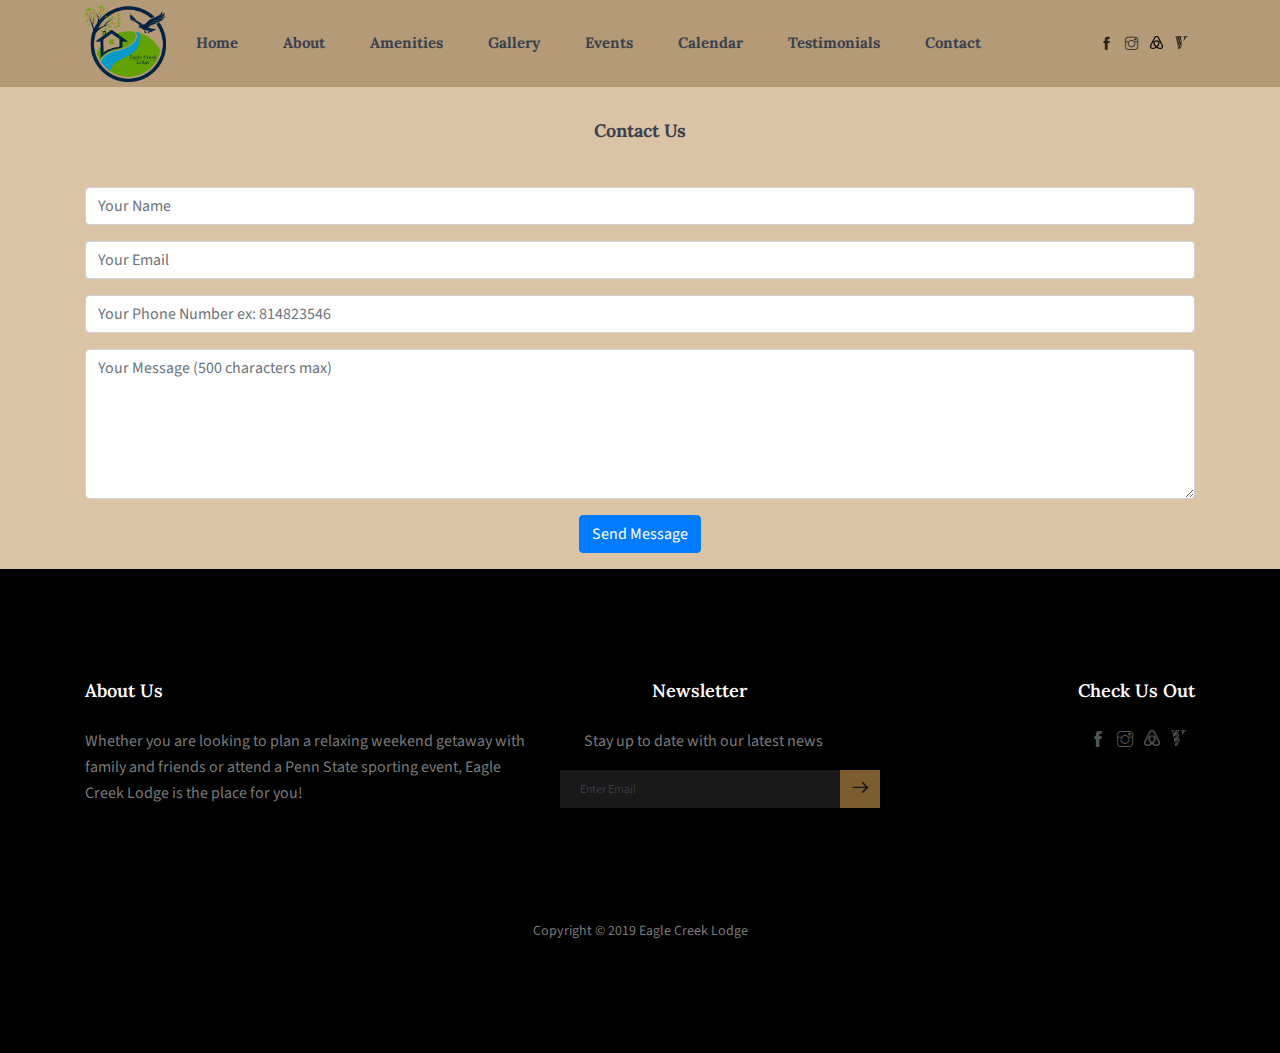
<file: contact.html>
<!DOCTYPE html>
<html lang="en">

<head>
  <meta charset="UTF-8">
  <meta name="viewport" content="width=device-width, initial-scale=1.0">
  <meta http-equiv="X-UA-Compatible" content="ie=edge">
  <title>Eagle Creek Lodge</title>
  <link rel="icon" href="img/favicon.png" type="image/png">

  <link rel="stylesheet" href="vendors/bootstrap/bootstrap.min.css">
  <link rel="stylesheet" href="vendors/fontawesome/css/all.min.css">
  <link rel="stylesheet" href="vendors/themify-icons/themify-icons.css">
  <link rel="stylesheet" href="vendors/linericon/style.css">
  <link rel="stylesheet" href="vendors/owl-carousel/owl.theme.default.min.css">
  <link rel="stylesheet" href="vendors/owl-carousel/owl.carousel.min.css">
  <link rel="stylesheet" href="css/normalize.css">
  <link rel="stylesheet" href="css/style.css">
  <link rel="stylesheet" href="css/styleCustom.css">
  <link href="https://fonts.googleapis.com/css?family=Zilla+Slab" rel="stylesheet">
  <script src='https://www.google.com/recaptcha/api.js'></script>

</head>

<body>
  <!--================Header Menu Area =================-->
  <header class="header_area navCustom">
    <div class="main_menu">
      <nav class="navbar navbar-expand-lg navbar-light">
        <div class="container box_1620">
          <!-- Brand and toggle get grouped for better mobile display -->
          <a class="navbar-brand logo_h" href="index.html"><img src="img/logo.png" alt="logo"
              class="img-responsivex"></a>
          <button class="navbar-toggler" type="button" data-toggle="collapse" data-target="#navbarSupportedContent"
            aria-controls="navbarSupportedContent" aria-expanded="false" aria-label="Toggle navigation">
            <span class="icon-bar"></span>
            <span class="icon-bar"></span>
            <span class="icon-bar"></span>
          </button>
          <!-- Collect the nav links, forms, and other content for toggling -->
          <div class="collapse navbar-collapse offset" id="navbarSupportedContent">
            <ul class="nav navbar-nav menu_nav mr-auto">
              <li class="nav-item"><a class="nav-link" href="index.html">Home</a></li>
              <li class="nav-item"><a class="nav-link" href="about.html">About</a></li>
              <li class="nav-item"><a class="nav-link" href="amenities.html">Amenities</a></li>
              <li class="nav-item"><a class="nav-link" href="gallery.html">Gallery</a></li>
              <li class="nav-item submenu dropdown">
                <a href="#" class="nav-link dropdown-toggle" data-toggle="dropdown" role="button" aria-haspopup="true"
                  aria-expanded="false">Events</a>
                <ul class="dropdown-menu">
                  <li class="nav-item"><a class="nav-link" href="weddings.html">Weddings</a></li>
                  <li class="nav-item"><a class="nav-link" href="localActivities.html">Local Activities</a></li>
                </ul>
              </li>
              <li class="nav-item"><a class="nav-link" href="calendar.html">Calendar</a></li>
              <li class="nav-item"><a class="nav-link" href="testimonials.html">Testimonials</a></li>
              <li class="nav-item"><a class="nav-link" href="contact.html">Contact</a></li>
            </ul>
            <ul class="nav navbar-nav navbar-right navbar-social">
              <li><a href="https://www.facebook.com/eaglecreeklodge/?ref=bookmarks"><i class="ti-facebook"></i></a></li>
              <li><a href="https://www.instagram.com/eaglecreeklodge/"><i class="ti-instagram"></i></a></li>
              <li><a href="https://www.airbnb.com/rooms/24010656?source_impression_id=p3_1563298722_rFMIvY6lEBj9MTFS" id="home"><img class="image_on icon-size" src="img\headerLogos\black airbnb.png" alt="logo" /><img class="image_off icon-size"
                src="img\headerLogos\white airbnb.png" alt="logo" /></a></li>
              <li><a href="https://www.vrbo.com/923537" id="home"><img class="image_on icon-size" src="img\headerLogos\black v.png" alt="logo" /><img class="image_off icon-size"
                src="img\headerLogos\white v.png" alt="logo" /></a></li>
            </ul>
          </div>
        </div>
      </nav>
    </div>
    <div id="header_placeholder"></div>
  </header>
  <!--================Header Menu Area =================-->

  <main class="site-main bodyCustom">

    <!-- Modal -->
    <div class="modal fade" id="modalSuccess" tabindex="-1" role="dialog" aria-labelledby="exampleModalLabel"
      aria-hidden="true">
      <div class="modal-dialog" role="document">
        <div class="modal-content">
          <div class="modal-header">
            <h5 class="modal-title" id="exampleModalLabel">Thank you for contacting us</h5>
            <button type="button" class="close" data-dismiss="modal" aria-label="Close">
              <span aria-hidden="true">&times;</span>
            </button>
          </div>
          <div class="modal-body">
            Thank you for contacting us, $visitor_name. You will get a reply within 24 hours.
          </div>
          <div class="modal-footer">
            <button type="button" class="btn btn-secondary" data-dismiss="modal">Close</button>
          </div>
        </div>
      </div>
    </div>
    <!----------------------------------------------------------------->

    <!-- Modal -->
    <div class="modal fade" id="modalFail" tabindex="-1" role="dialog" aria-labelledby="exampleModalLabel"
      aria-hidden="true">
      <div class="modal-dialog" role="document">
        <div class="modal-content">
          <div class="modal-header">
            <h5 class="modal-title" id="exampleModalLabel">Error</h5>
            <button type="button" class="close" data-dismiss="modal" aria-label="Close">
              <span aria-hidden="true">&times;</span>
            </button>
          </div>
          <div class="modal-body">
            We are sorry but the email did not go through.
          </div>
          <div class="modal-footer">
            <button type="button" class="btn btn-secondary" data-dismiss="modal">Close</button>
          </div>
        </div>
      </div>
    </div>
    <!----------------------------------------------------------------->

    <div class="container contact-form">
      <div class="container">
        <div class="row">
        </div>
      </div>
      <form action="contact.php" method="post">
        <h3 class="center padBottom">Contact Us</h3>
        <div class="row">
          <div class="col-lg-12 text-center">
            <div class="form-group">
              <input type="text" name="visitor_name" class="form-control" placeholder="Your Name" value=""
                pattern=[A-Z\sa-z]{3,20} required />
            </div>
            <div class="form-group">
              <input type="email" name="visitor_email" class="form-control" placeholder="Your Email" value=""
                required maxlength="30"/>
            </div>
            <div class="form-group">
              <input name="visitor_phone" class="form-control" placeholder="Your Phone Number ex: 814823546" value=""
                required maxlength="11"/>
            </div>
            <div class="form-group">
              <textarea name="visitor_message" class="form-control" placeholder="Your Message (500 characters max)"
                style="width: 100%; height: 150px;" required maxlength="500"></textarea>
            </div>
            <div class="form-group">
              <input type="submit" name="btnSubmit" class="btn btn-primary" value="Send Message" />
            </div>
        </div>
        </div>
      </form>
    </div>

  </main>

  <!--================ Start Footer Area =================-->
  <footer class="footer-area section-padding">
    <div class="container">
      <div class="row">
        <div class="col-lg-5  col-md-6 col-sm-6 left">
          <div class="single-footer-widget">
            <h6>About Us</h6>
            <p>
              Whether you are looking to plan a relaxing weekend getaway with family and friends or attend a Penn State sporting event, Eagle Creek Lodge is the place for you!
            </p>
          </div>
        </div>
        <div class="col-lg-4 col-md-6 col-sm-6 center">
          <div class="single-footer-widget">
            <h6 class="pad-right1">Newsletter</h6>
            <p class="pad-right1">Stay up to date with our latest news</p>
            <div class="" id="mc_embed_signup">

              <form target="_blank" action="captcha2.php" method="post" class="form-inline">

                <div class="d-flex flex-row">

                  <input class="form-control" name="email" placeholder="Enter Email" onfocus="this.placeholder = ''"
                    onblur="this.placeholder = 'Enter Email '" required="" type="email">
                  <!-- <div class="captchaWrap">
                    <div class="g-recaptcha" data-sitekey="6LejnaoUAAAAAPqilM3ED-jsPYX1gFNU7iPJ_guu"></div>
                  </div> -->
                  <button id="button1" type="submit" value="Submit" class="click-btn btn btn-default"><span class="lnr lnr-arrow-right"></span></button>
                  <!--<div style="position: absolute; left: -5000px;">
                    <input name="b_36c4fd991d266f23781ded980_aefe40901a" tabindex="-1" value="" type="text">
                  </div>-->

                </div>
                <div class="captchaWrap">
                  <div class="g-recaptcha" data-sitekey="6LejnaoUAAAAAPqilM3ED-jsPYX1gFNU7iPJ_guu" data-callback="enableBtn"></div>
                </div>
                <div class="info"></div>
              </form>
            </div>
          </div>
        </div>

        <div class="col-lg-3  col-md-6 col-sm-6 right">
          <div class="single-footer-widget">
            <h6>Check Us Out</h6>
            <p> </p>
            <div class="footer-social right">
              <a href="https://www.facebook.com/eaglecreeklodge/?ref=bookmarks"><i class="ti-facebook"></i></a>
              <a href="https://www.instagram.com/eaglecreeklodge/"><i class="ti-instagram"></i></a>
              <a href="https://www.airbnb.com/rooms/24010656?source_impression_id=p3_1563298722_rFMIvY6lEBj9MTFS" id="home"><img class="image_on footer-icon" src="img\headerLogos\airbnb 555555.png" alt="logo" /><img class="image_off footer-icon"
                src="img\headerLogos\airbnb ff9907.png" alt="logo" /></a>
              <a href="https://www.vrbo.com/923537" id="home"><img class="image_on footer-icon" src="img\headerLogos\v 555555.png" alt="logo" /><img class="image_off footer-icon"
                src="img\headerLogos\v ff9907.png" alt="logo" /></a>
            </div>
          </div>
        </div>
      </div>
      <div class="footer-bottom d-flex justify-content-center align-items-center flex-wrap">
        <p class="footer-text m-0">Copyright © 2019 Eagle Creek Lodge</p>
      </div>
    </div>
  </footer>
  <!--================ End Footer Area =================-->
  <script src="vendors/jquery/jquery-3.2.1.min.js"></script>
  <script src="vendors/bootstrap/bootstrap.bundle.min.js"></script>
  <script src="vendors/owl-carousel/owl.carousel.min.js"></script>
  <script src="js/main.js"></script>
  <script>
    $(window).on('load', function () {
      document.getElementById("button1").disabled = true;
    });
    </script>

    <script>
      function enableBtn(){
        document.getElementById("button1").disabled = false;
      }
    </script>
</body>

</html>
</file>
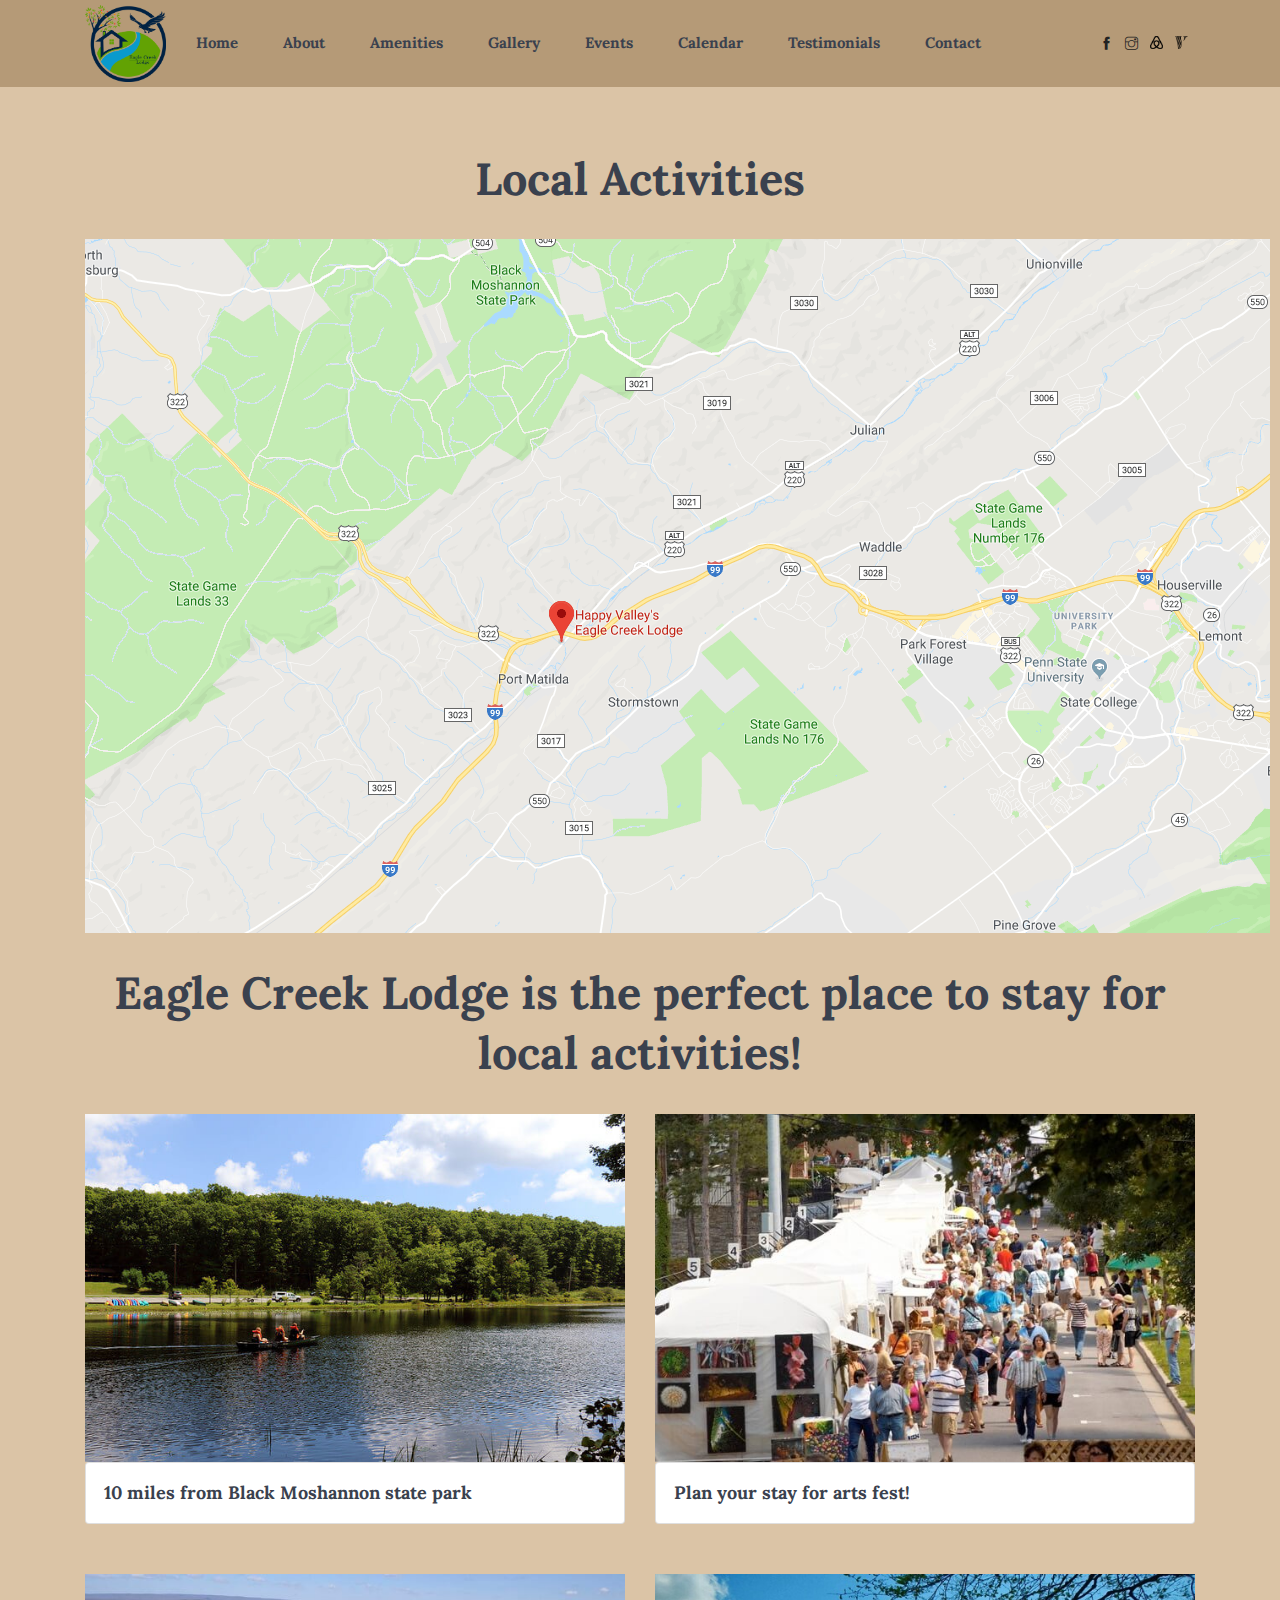
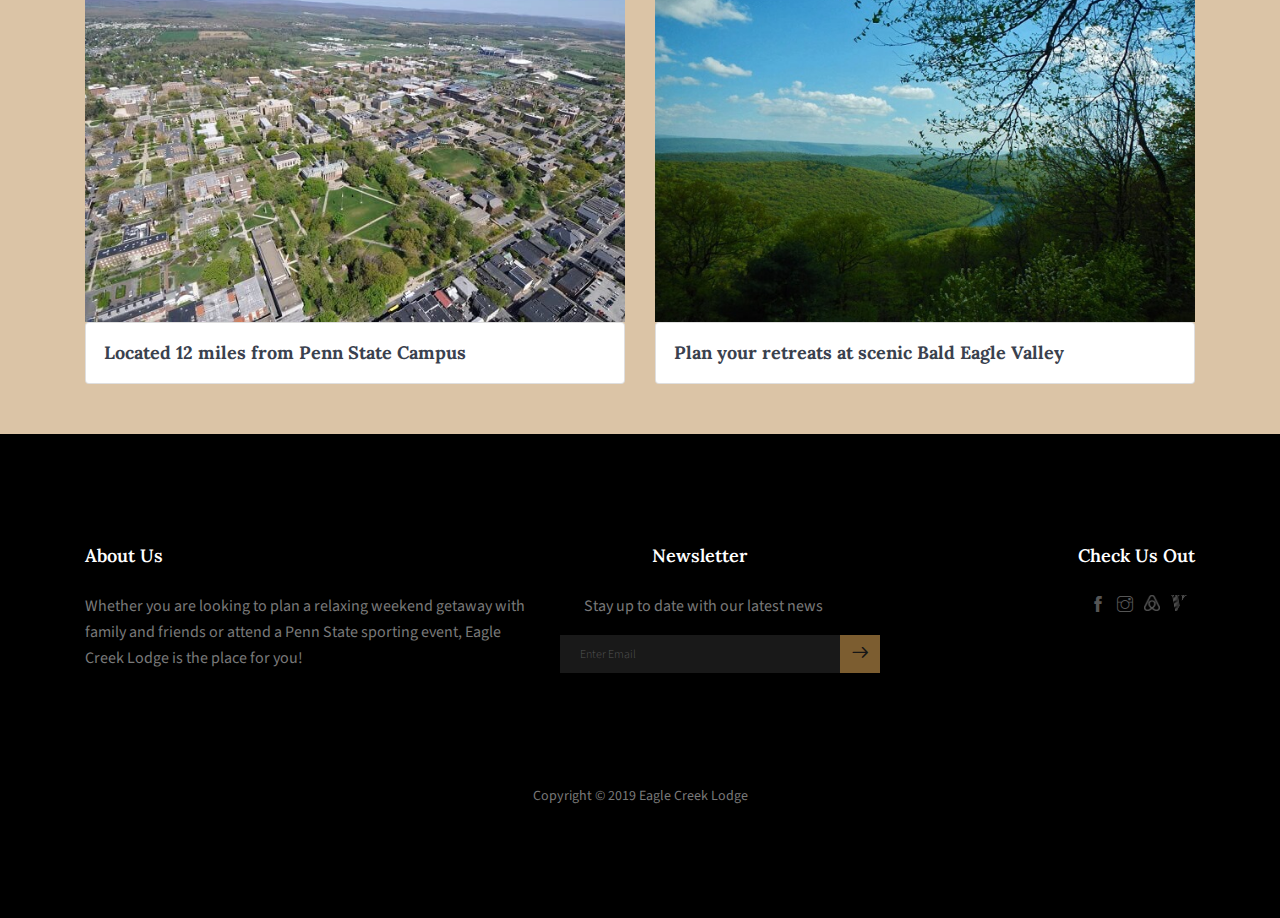
<file: localActivities.html>
<!DOCTYPE html>
<html lang="en">

<head>
  <meta charset="UTF-8">
  <meta name="viewport" content="width=device-width, initial-scale=1.0">
  <meta http-equiv="X-UA-Compatible" content="ie=edge">
  <title>Eagle Creek Lodge</title>
  <link rel="icon" href="img/favicon.png" type="image/png">

  <link rel="stylesheet" href="vendors/bootstrap/bootstrap.min.css">
  <link rel="stylesheet" href="vendors/fontawesome/css/all.min.css">
  <link rel="stylesheet" href="vendors/themify-icons/themify-icons.css">
  <link rel="stylesheet" href="vendors/linericon/style.css">
  <link rel="stylesheet" href="vendors/owl-carousel/owl.theme.default.min.css">
  <link rel="stylesheet" href="vendors/owl-carousel/owl.carousel.min.css">
  <link rel="stylesheet" href="css/normalize.css">

  <link rel="stylesheet" href="css/style.css">
  <link rel="stylesheet" href="css/styleCustom.css">
  <link href="https://fonts.googleapis.com/css?family=Zilla+Slab" rel="stylesheet">
  <script src='https://www.google.com/recaptcha/api.js'></script>


</head>

<body>
  <!--================Header Menu Area =================-->
  <header class="header_area navCustom">
    <div class="main_menu">
      <nav class="navbar navbar-expand-lg navbar-light">
        <div class="container box_1620">
          <!-- Brand and toggle get grouped for better mobile display -->
          <a class="navbar-brand logo_h" href="index.html"><img src="img/logo.png" alt="logo"
              class="img-responsivex"></a>
          <button class="navbar-toggler" type="button" data-toggle="collapse" data-target="#navbarSupportedContent"
            aria-controls="navbarSupportedContent" aria-expanded="false" aria-label="Toggle navigation">
            <span class="icon-bar"></span>
            <span class="icon-bar"></span>
            <span class="icon-bar"></span>
          </button>
          <!-- Collect the nav links, forms, and other content for toggling -->
          <div class="collapse navbar-collapse offset" id="navbarSupportedContent">
            <ul class="nav navbar-nav menu_nav mr-auto">
              <li class="nav-item"><a class="nav-link" href="index.html">Home</a></li>
              <li class="nav-item"><a class="nav-link" href="about.html">About</a></li>
              <li class="nav-item"><a class="nav-link" href="amenities.html">Amenities</a></li>
              <li class="nav-item"><a class="nav-link" href="gallery.html">Gallery</a></li>
              <li class="nav-item submenu dropdown">
                <a href="#" class="nav-link dropdown-toggle" data-toggle="dropdown" role="button" aria-haspopup="true"
                  aria-expanded="false">Events</a>
                <ul class="dropdown-menu">
                  <li class="nav-item"><a class="nav-link" href="weddings.html">Weddings</a></li>
                  <li class="nav-item active"><a class="nav-link" href="localActivities.html">Local Activities</a></li>
                </ul>
              </li>
              <li class="nav-item"><a class="nav-link" href="calendar.html">Calendar</a></li>
              <li class="nav-item"><a class="nav-link" href="testimonials.html">Testimonials</a></li>
              <li class="nav-item"><a class="nav-link" href="contact.html">Contact</a></li>
            </ul>
            <ul class="nav navbar-nav navbar-right navbar-social">
              <li><a href="https://www.facebook.com/eaglecreeklodge/?ref=bookmarks"><i class="ti-facebook"></i></a></li>
              <li><a href="https://www.instagram.com/eaglecreeklodge/"><i class="ti-instagram"></i></a></li>
              <li><a href="https://www.airbnb.com/rooms/24010656?source_impression_id=p3_1563298722_rFMIvY6lEBj9MTFS" id="home"><img class="image_on icon-size" src="img\headerLogos\black airbnb.png" alt="logo" /><img class="image_off icon-size"
                src="img\headerLogos\white airbnb.png" alt="logo" /></a></li>
              <li><a href="https://www.vrbo.com/923537" id="home"><img class="image_on icon-size" src="img\headerLogos\black v.png" alt="logo" /><img class="image_off icon-size"
                src="img\headerLogos\white v.png" alt="logo" /></a></li>
            </ul>
          </div>
        </div>
      </nav>
    </div>
    <div id="header_placeholder"></div>
  </header>
  <!--================Header Menu Area =================-->

  <main class="site-main bodyCustom">

    <div class="container center">
      <h1>Local Activities</h1>
      <div class="row">
        <div class="col-lg-12">
          <img src="img\localActivities\eaglecreekmap.PNG">
        </div>
      </div>
    </div>


    <div class="container">
      <h1 class="center">Eagle Creek Lodge is the perfect place to stay for local activities!</h1>
    </div>

    <div class="container">
      <div class="row">
        <div class="col-lg-6 nails pic-individual">
          <img class="img-responsive" src="img/localActivities/mosh.jpg" alt="Moshannon">
          <h2 class="card pad1 margin-card">10 miles from Black Moshannon state park</h2>
        </div>
        <div class="col-lg-6 nails pic-individual">
          <img class="img-responsive" src="img\localActivities\ArtsFest2.jpg" alt="artsfest">
          <h2 class="card pad1 margin-card">Plan your stay for arts fest!</h2>
        </div>
      </div>
    </div>

    <div class="container">
      <div class="row">
        <div class="col-lg-6 nails pic-individual">
          <img class="img-responsive" src="img\localActivities\campus2.jpg" alt="campus">
          <h2 class="card pad1 margin-card">Located 12 miles from Penn State Campus</h2>
        </div>
        <div class="col-lg-6 nails pic-individual">
          <img class="img-responsive" src="img\localActivities\bald.jpg" alt="baldEagle">
          <h2 class="card pad1 margin-card">Plan your retreats at scenic Bald Eagle Valley</h2>
        </div>
      </div>
    </div>

  </main>
  <!--================ Start Footer Area =================-->
  <footer class="footer-area section-padding">
    <div class="container">
      <div class="row">
        <div class="col-lg-5  col-md-6 col-sm-6 left">
          <div class="single-footer-widget">
            <h6>About Us</h6>
            <p>
              Whether you are looking to plan a relaxing weekend getaway with family and friends or attend a Penn State
              sporting event, Eagle Creek Lodge is the place for you!
            </p>
          </div>
        </div>
        <div class="col-lg-4 col-md-6 col-sm-6 center">
          <div class="single-footer-widget">
            <h6 class="pad-right1">Newsletter</h6>
            <p class="pad-right1">Stay up to date with our latest news</p>
            <div class="" id="mc_embed_signup">

              <form target="_blank" action="captcha2.php" method="post" class="form-inline">

                <div class="d-flex flex-row">

                  <input class="form-control" name="email" placeholder="Enter Email" onfocus="this.placeholder = ''"
                    onblur="this.placeholder = 'Enter Email '" required="" type="email">
                  <!-- <div class="captchaWrap">
                    <div class="g-recaptcha" data-sitekey="6LejnaoUAAAAAPqilM3ED-jsPYX1gFNU7iPJ_guu"></div>
                  </div> -->
                  <button id="button1" type="submit" value="Submit" class="click-btn btn btn-default"><span
                      class="lnr lnr-arrow-right"></span></button>
                  <!--<div style="position: absolute; left: -5000px;">
                    <input name="b_36c4fd991d266f23781ded980_aefe40901a" tabindex="-1" value="" type="text">
                  </div>-->

                </div>
                <div class="captchaWrap">
                  <div class="g-recaptcha" data-sitekey="6LejnaoUAAAAAPqilM3ED-jsPYX1gFNU7iPJ_guu"
                    data-callback="enableBtn"></div>
                </div>
                <div class="info"></div>
              </form>
            </div>
          </div>
        </div>

        <div class="col-lg-3  col-md-6 col-sm-6 right">
          <div class="single-footer-widget">
            <h6>Check Us Out</h6>
            <p> </p>
            <div class="footer-social right">
              <a href="https://www.facebook.com/eaglecreeklodge/?ref=bookmarks"><i class="ti-facebook"></i></a>
              <a href="https://www.instagram.com/eaglecreeklodge/"><i class="ti-instagram"></i></a>
              <a href="https://www.airbnb.com/rooms/24010656?source_impression_id=p3_1563298722_rFMIvY6lEBj9MTFS" id="home"><img class="image_on footer-icon" src="img\headerLogos\airbnb 555555.png" alt="logo" /><img class="image_off footer-icon"
                src="img\headerLogos\airbnb ff9907.png" alt="logo" /></a>
              <a href="https://www.vrbo.com/923537" id="home"><img class="image_on footer-icon" src="img\headerLogos\v 555555.png" alt="logo" /><img class="image_off footer-icon"
                src="img\headerLogos\v ff9907.png" alt="logo" /></a>
            </div>
          </div>
        </div>
      </div>
      <div class="footer-bottom d-flex justify-content-center align-items-center flex-wrap">
        <p class="footer-text m-0">Copyright © 2019 Eagle Creek Lodge</p>
      </div>
    </div>
  </footer>
  <!--================ End Footer Area =================-->

  <script src="vendors/jquery/jquery-3.2.1.min.js"></script>
  <script src="vendors/bootstrap/bootstrap.bundle.min.js"></script>
  <script src="vendors/owl-carousel/owl.carousel.min.js"></script>
  <script src="js/main.js"></script>
  <script>
    $(window).on('load', function () {
      document.getElementById("button1").disabled = true;
    });
  </script>

  <script>
    function enableBtn() {
      document.getElementById("button1").disabled = false;
    }
  </script>
</body>

</html>
</file>
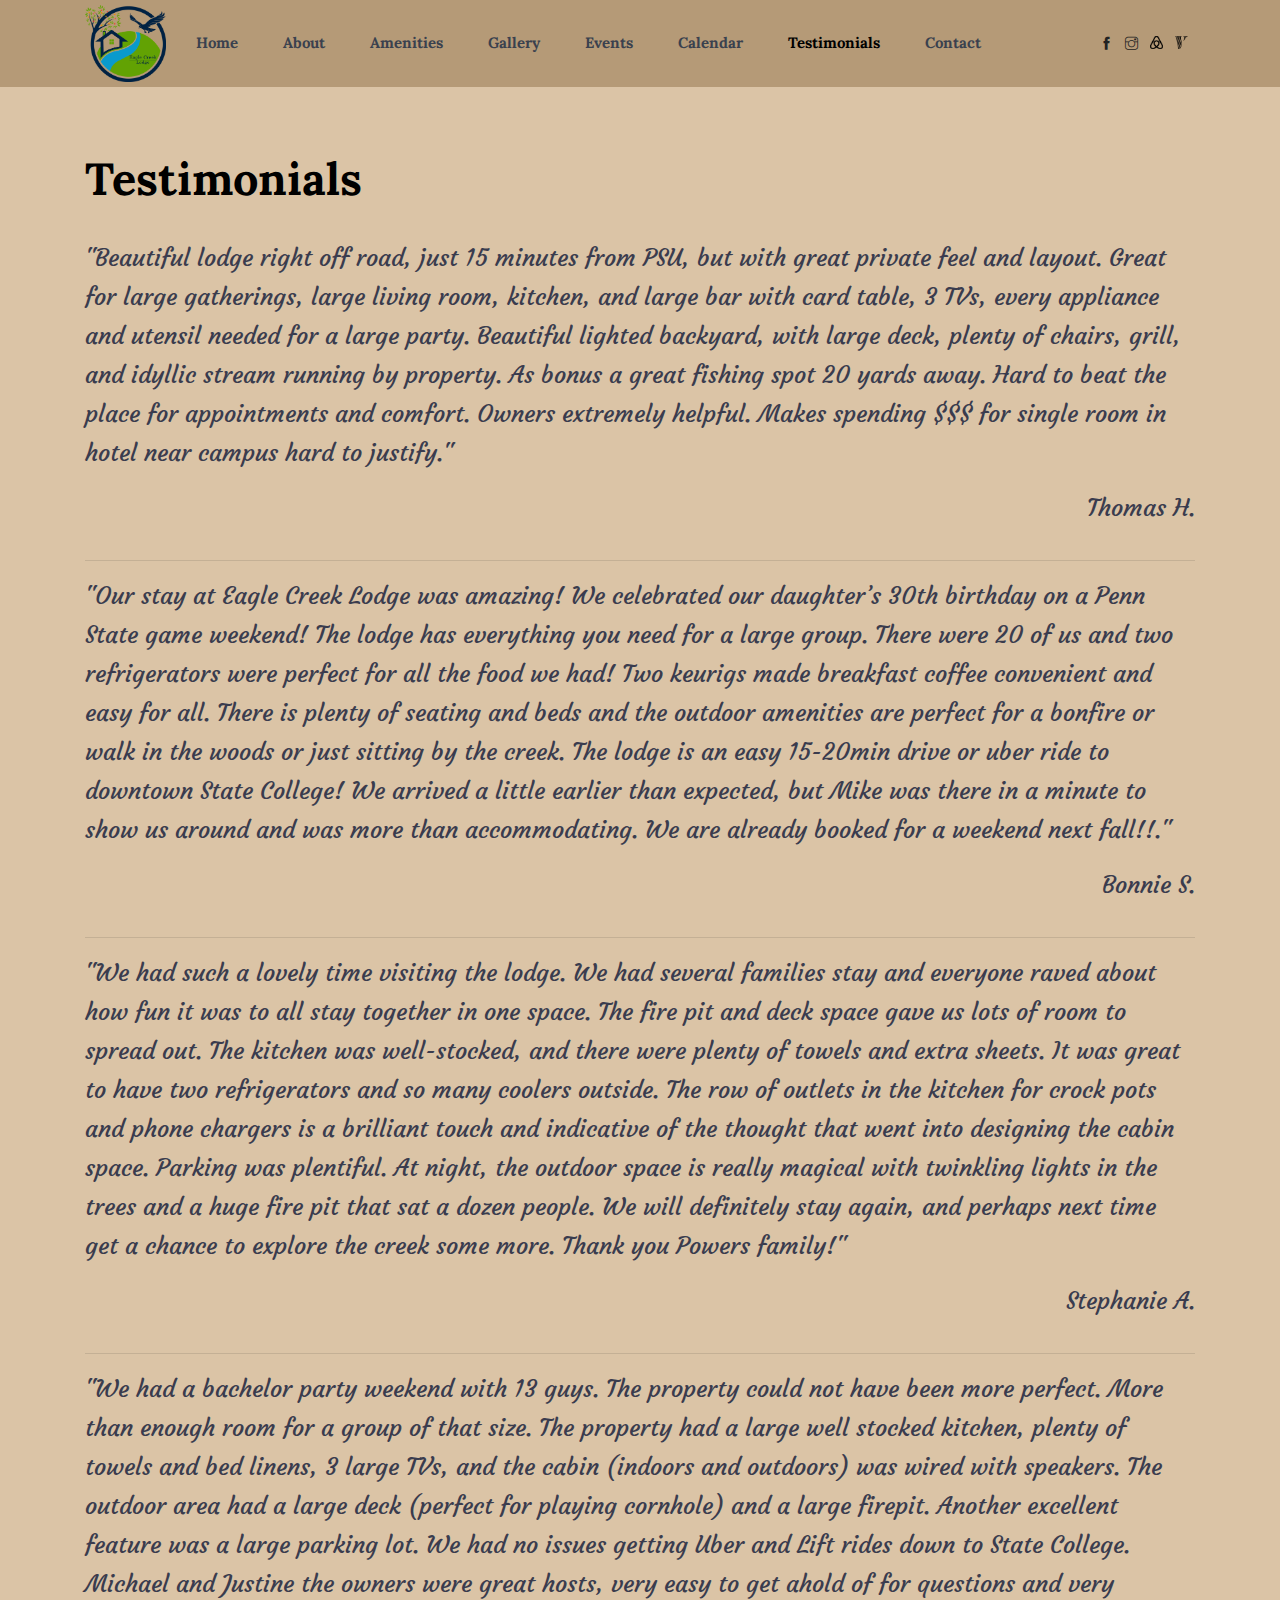
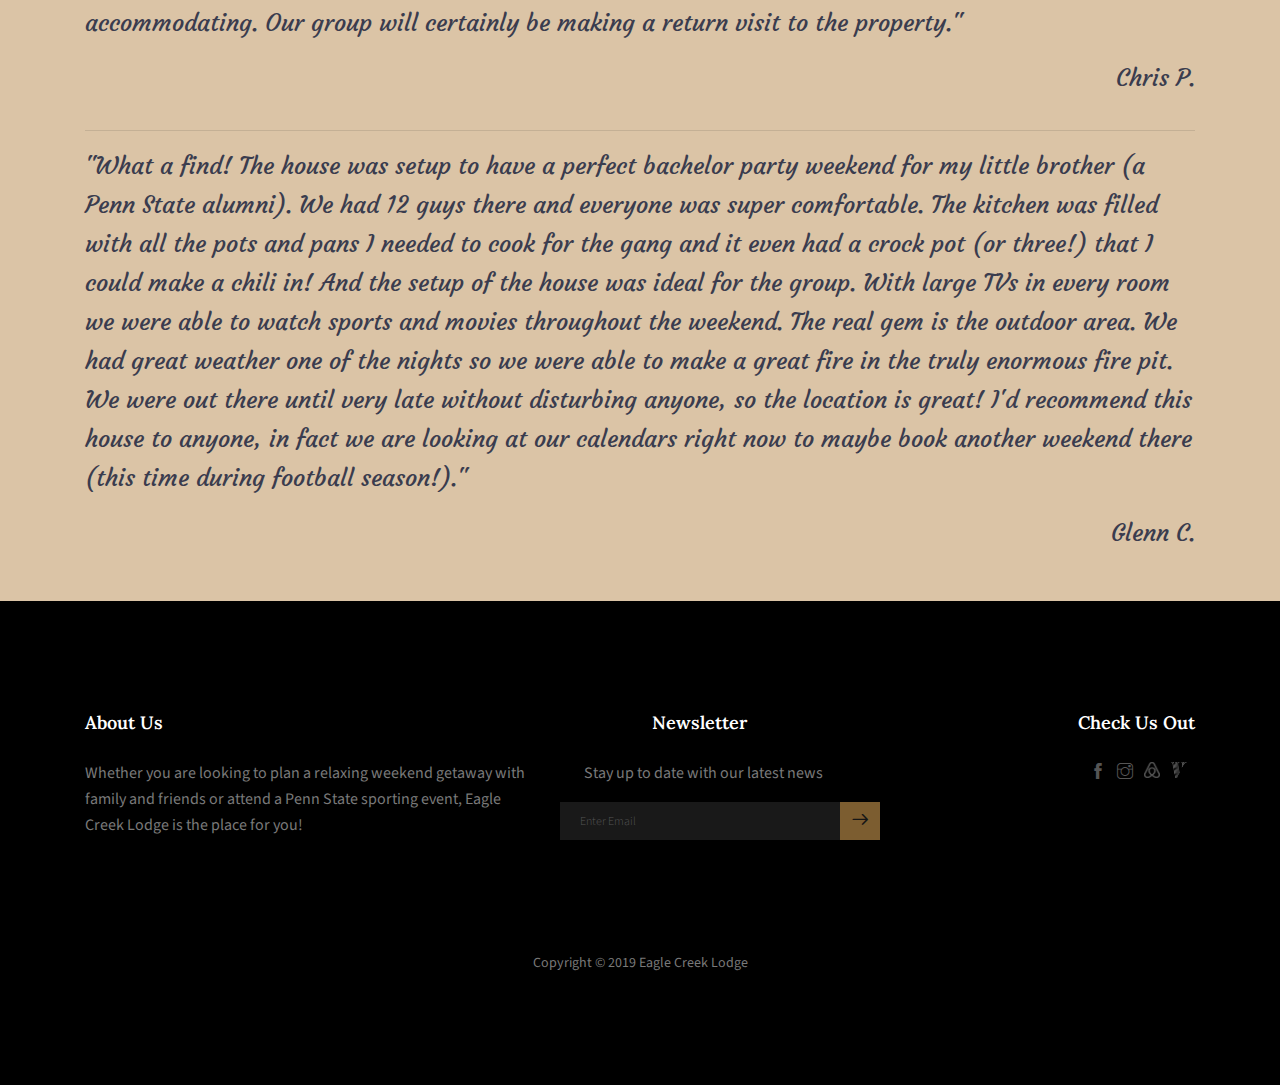
<file: testimonials.html>
<!DOCTYPE html>
<html lang="en">

<head>
    <meta charset="UTF-8">
    <meta name="viewport" content="width=device-width, initial-scale=1.0">
    <meta http-equiv="X-UA-Compatible" content="ie=edge">
    <title>Eagle Creek Lodge</title>
    <link rel="icon" href="img/favicon.png" type="image/png">

    <link rel="stylesheet" href="vendors/bootstrap/bootstrap.min.css">
    <link rel="stylesheet" href="vendors/fontawesome/css/all.min.css">
    <link rel="stylesheet" href="vendors/themify-icons/themify-icons.css">
    <link rel="stylesheet" href="vendors/linericon/style.css">
    <link rel="stylesheet" href="vendors/owl-carousel/owl.theme.default.min.css">
    <link rel="stylesheet" href="vendors/owl-carousel/owl.carousel.min.css">
    <link rel="stylesheet" href="css/normalize.css">

    <link rel="stylesheet" href="css/style.css">
  <link rel="stylesheet" href="css/styleCustom.css">
    <link href="https://fonts.googleapis.com/css?family=Zilla+Slab" rel="stylesheet">
    <link href="https://fonts.googleapis.com/css?family=Courgette&display=swap" rel="stylesheet">
    <script src='https://www.google.com/recaptcha/api.js'></script>
</head>

<body>
    <!--================Header Menu Area =================-->
    <header class="header_area navCustom">
        <div class="main_menu">
            <nav class="navbar navbar-expand-lg navbar-light">
                <div class="container box_1620">
                    <!-- Brand and toggle get grouped for better mobile display -->
                    <a class="navbar-brand logo_h" href="index.html"><img src="img/logo.png" alt="logo"
                            class="img-responsivex"></a>
                    <button class="navbar-toggler" type="button" data-toggle="collapse"
                        data-target="#navbarSupportedContent" aria-controls="navbarSupportedContent"
                        aria-expanded="false" aria-label="Toggle navigation">
                        <span class="icon-bar"></span>
                        <span class="icon-bar"></span>
                        <span class="icon-bar"></span>
                    </button>
                    <!-- Collect the nav links, forms, and other content for toggling -->
                    <div class="collapse navbar-collapse offset" id="navbarSupportedContent">
                        <ul class="nav navbar-nav menu_nav mr-auto">
                            <li class="nav-item"><a class="nav-link" href="index.html">Home</a></li>
                            <li class="nav-item"><a class="nav-link" href="about.html">About</a></li>
                            <li class="nav-item"><a class="nav-link" href="amenities.html">Amenities</a></li>
                            <li class="nav-item"><a class="nav-link" href="gallery.html">Gallery</a></li>
                            <li class="nav-item submenu dropdown">
                                <a href="#" class="nav-link dropdown-toggle" data-toggle="dropdown" role="button"
                                    aria-haspopup="true" aria-expanded="false">Events</a>
                                <ul class="dropdown-menu">
                                    <li class="nav-item"><a class="nav-link" href="weddings.html">Weddings</a></li>
                                    <li class="nav-item"><a class="nav-link" href="localActivities.html">Local
                                            Activities</a></li>
                                </ul>
                            </li>
                            <li class="nav-item"><a class="nav-link" href="calendar.html">Calendar</a></li>
                            <li class="nav-item active"><a class="nav-link" href="testimonials.html">Testimonials</a>
                            </li>
                            <li class="nav-item"><a class="nav-link" href="contact.html">Contact</a></li>
                        </ul>
                        <ul class="nav navbar-nav navbar-right navbar-social">
                            <li><a href="https://www.facebook.com/eaglecreeklodge/?ref=bookmarks"><i class="ti-facebook"></i></a></li>
                            <li><a href="https://www.instagram.com/eaglecreeklodge/"><i class="ti-instagram"></i></a></li>
                            <li><a href="https://www.airbnb.com/rooms/24010656?source_impression_id=p3_1563298722_rFMIvY6lEBj9MTFS" id="home"><img class="image_on icon-size" src="img\headerLogos\black airbnb.png" alt="logo" /><img class="image_off icon-size"
                              src="img\headerLogos\white airbnb.png" alt="logo" /></a></li>
                            <li><a href="https://www.vrbo.com/923537" id="home"><img class="image_on icon-size" src="img\headerLogos\black v.png" alt="logo" /><img class="image_off icon-size"
                              src="img\headerLogos\white v.png" alt="logo" /></a></li>
                        </ul>
                    </div>
                </div>
            </nav>
        </div>
        <div id="header_placeholder"></div>
    </header>
    <!--================Header Menu Area =================-->


    <!--================Hero Banner start =================-->

    <main class="site-main bodyCustom pad-bottom1">
        <div class="container">

            <div class="row">
                <div class="col-lg-12">
                    <h1 class="testTitle">Testimonials</h1>
                </div>
            </div>

            <div class="row">
                <div class="col-lg-12">
                    <p class="cursive">
                        "Beautiful lodge right off road, just 15 minutes from PSU,
                        but with great private feel and layout. Great for large
                        gatherings, large living room, kitchen, and large bar with
                        card table, 3 TVs, every appliance and utensil needed for a
                        large party. Beautiful lighted backyard, with large deck, plenty of
                        chairs, grill, and idyllic stream running by property. As bonus a great
                        fishing spot 20 yards away. Hard to beat the place for appointments and comfort.
                        Owners extremely helpful. Makes spending $$$ for single room in hotel near campus
                        hard to justify."
                    </p>
                    <p class="cursive name">Thomas H.</p>
                </div>
            </div>
            <hr>
            <div class="row">
                <div class="col-lg-12">
                    <p class="cursive">
                        "Our stay at Eagle Creek Lodge was amazing! We celebrated our daughter’s
                        30th birthday on a Penn State game weekend! The lodge has everything you
                        need for a large group. There were 20 of us and two refrigerators were perfect
                        for all the food we had! Two keurigs made breakfast coffee convenient and easy for
                        all. There is plenty of seating and beds and the outdoor amenities are perfect for
                        a bonfire or walk in the woods or just sitting by the creek. The lodge is an easy 15-20min
                        drive or uber ride to downtown State College! We arrived a little earlier than expected, but
                        Mike was there in a minute to show us around and was more than accommodating. We are already
                        booked for a weekend next fall!!."
                    </p>
                    <p class="cursive name">Bonnie S.</p>
                </div>
            </div>
            <hr>
            <div class="row">
                <div class="col-lg-12">
                    <p class="cursive">
                        "We had such a lovely time visiting the lodge. We had several families stay and everyone
                        raved about how fun it was to all stay together in one space. The fire pit and deck space
                        gave us lots of room to spread out. The kitchen was well-stocked, and there were plenty of
                        towels and extra sheets. It was great to have two refrigerators and so many coolers outside.
                        The row of outlets in the kitchen for crock pots and phone chargers is a brilliant touch and
                        indicative of the thought that went into designing the cabin space. Parking was plentiful.
                        At night, the outdoor space is really magical with twinkling lights in the trees and a huge
                        fire pit that sat a dozen people. We will definitely stay again, and perhaps next time get a
                        chance to explore the creek some more. Thank you Powers family!"
                    </p>
                    <p class="cursive name">Stephanie A.</p>
                </div>
            </div>
            <hr>
            <div class="row">
                <div class="col-lg-12">
                    <p class="cursive">
                        "We had a bachelor party weekend with 13 guys. The property could not have been more perfect.
                        More than enough room for a group of that size. The property had a large well stocked kitchen,
                        plenty of towels and bed linens, 3 large TVs, and the cabin (indoors and outdoors) was wired
                        with speakers. The outdoor area had a large deck (perfect for playing cornhole) and a large
                        firepit. Another excellent feature was a large parking lot. We had no issues getting Uber and
                        Lift rides down to State College. Michael and Justine the owners were great hosts, very easy
                        to get ahold of for questions and very accommodating. Our group will certainly be making a
                        return visit to the property."
                    </p>
                    <p class="cursive name">Chris P.</p>
                </div>
            </div>
            <hr>
            <div class="row">
                <div class="col-lg-12">
                    <p class="cursive">
                        "What a find! The house was setup to have a perfect bachelor party weekend for my little
                        brother (a Penn State alumni). We had 12 guys there and everyone was super comfortable.
                        The kitchen was filled with all the pots and pans I needed to cook for the gang and it
                        even had a crock pot (or three!) that I could make a chili in! And the setup of the house
                        was ideal for the group. With large TVs in every room we were able to watch sports and movies
                        throughout the weekend. The real gem is the outdoor area. We had great weather one of the
                        nights so we were able to make a great fire in the truly enormous fire pit. We were out
                        there until very late without disturbing anyone, so the location is great! I'd recommend
                        this house to anyone, in fact we are looking at our calendars right now to maybe book another
                        weekend there (this time during football season!)."
                    </p>
                    <p class="cursive name">Glenn C.</p>
                </div>
            </div>
        </div>

    </main>

    <!--================ Start Footer Area =================-->
    <footer class="footer-area section-padding">
        <div class="container">
            <div class="row">
                <div class="col-lg-5  col-md-6 col-sm-6 left">
                    <div class="single-footer-widget">
                        <h6>About Us</h6>
                        <p>
                            Whether you are looking to plan a relaxing weekend getaway with family and friends or attend
                            a Penn State sporting event, Eagle Creek Lodge is the place for you!
                        </p>
                    </div>
                </div>
                <div class="col-lg-4 col-md-6 col-sm-6 center">
                    <div class="single-footer-widget">
                        <h6 class="pad-right1">Newsletter</h6>
                        <p class="pad-right1">Stay up to date with our latest news</p>
                        <div class="" id="mc_embed_signup">

                            <form target="_blank" action="captcha2.php" method="post" class="form-inline">

                                <div class="d-flex flex-row">

                                    <input class="form-control" name="email" placeholder="Enter Email"
                                        onfocus="this.placeholder = ''" onblur="this.placeholder = 'Enter Email '"
                                        required="" type="email">
                                    <!-- <div class="captchaWrap">
                    <div class="g-recaptcha" data-sitekey="6LejnaoUAAAAAPqilM3ED-jsPYX1gFNU7iPJ_guu"></div>
                  </div> -->
                                    <button id="button1" type="submit" value="Submit"
                                        class="click-btn btn btn-default"><span
                                            class="lnr lnr-arrow-right"></span></button>
                                    <!--<div style="position: absolute; left: -5000px;">
                    <input name="b_36c4fd991d266f23781ded980_aefe40901a" tabindex="-1" value="" type="text">
                  </div>-->

                                </div>
                                <div class="captchaWrap">
                                    <div class="g-recaptcha" data-sitekey="6LejnaoUAAAAAPqilM3ED-jsPYX1gFNU7iPJ_guu"
                                        data-callback="enableBtn"></div>
                                </div>
                                <div class="info"></div>
                            </form>
                        </div>
                    </div>
                </div>

                <div class="col-lg-3  col-md-6 col-sm-6 right">
                    <div class="single-footer-widget">
                        <h6>Check Us Out</h6>
                        <p> </p>
                        <div class="footer-social right">
                          <a href="https://www.facebook.com/eaglecreeklodge/?ref=bookmarks"><i class="ti-facebook"></i></a>
                          <a href="https://www.instagram.com/eaglecreeklodge/"><i class="ti-instagram"></i></a>
                          <a href="https://www.airbnb.com/rooms/24010656?source_impression_id=p3_1563298722_rFMIvY6lEBj9MTFS" id="home"><img class="image_on footer-icon" src="img\headerLogos\airbnb 555555.png" alt="logo" /><img class="image_off footer-icon"
                            src="img\headerLogos\airbnb ff9907.png" alt="logo" /></a>
                          <a href="https://www.vrbo.com/923537" id="home"><img class="image_on footer-icon" src="img\headerLogos\v 555555.png" alt="logo" /><img class="image_off footer-icon"
                            src="img\headerLogos\v ff9907.png" alt="logo" /></a>
                        </div>
                    </div>
                </div>
            </div>
            <div class="footer-bottom d-flex justify-content-center align-items-center flex-wrap">
                <p class="footer-text m-0">Copyright © 2019 Eagle Creek Lodge</p>
            </div>
        </div>
    </footer>
    <!--================ End Footer Area =================-->

    <script src="vendors/jquery/jquery-3.2.1.min.js"></script>
    <script src="vendors/bootstrap/bootstrap.bundle.min.js"></script>
    <script src="vendors/owl-carousel/owl.carousel.min.js"></script>
    <script src="js/main.js"></script>
    <script>
        $(window).on('load', function () {
            document.getElementById("button1").disabled = true;
        });
    </script>

    <script>
        function enableBtn() {
            document.getElementById("button1").disabled = false;
        }
    </script>
</body>

</html>
</file>
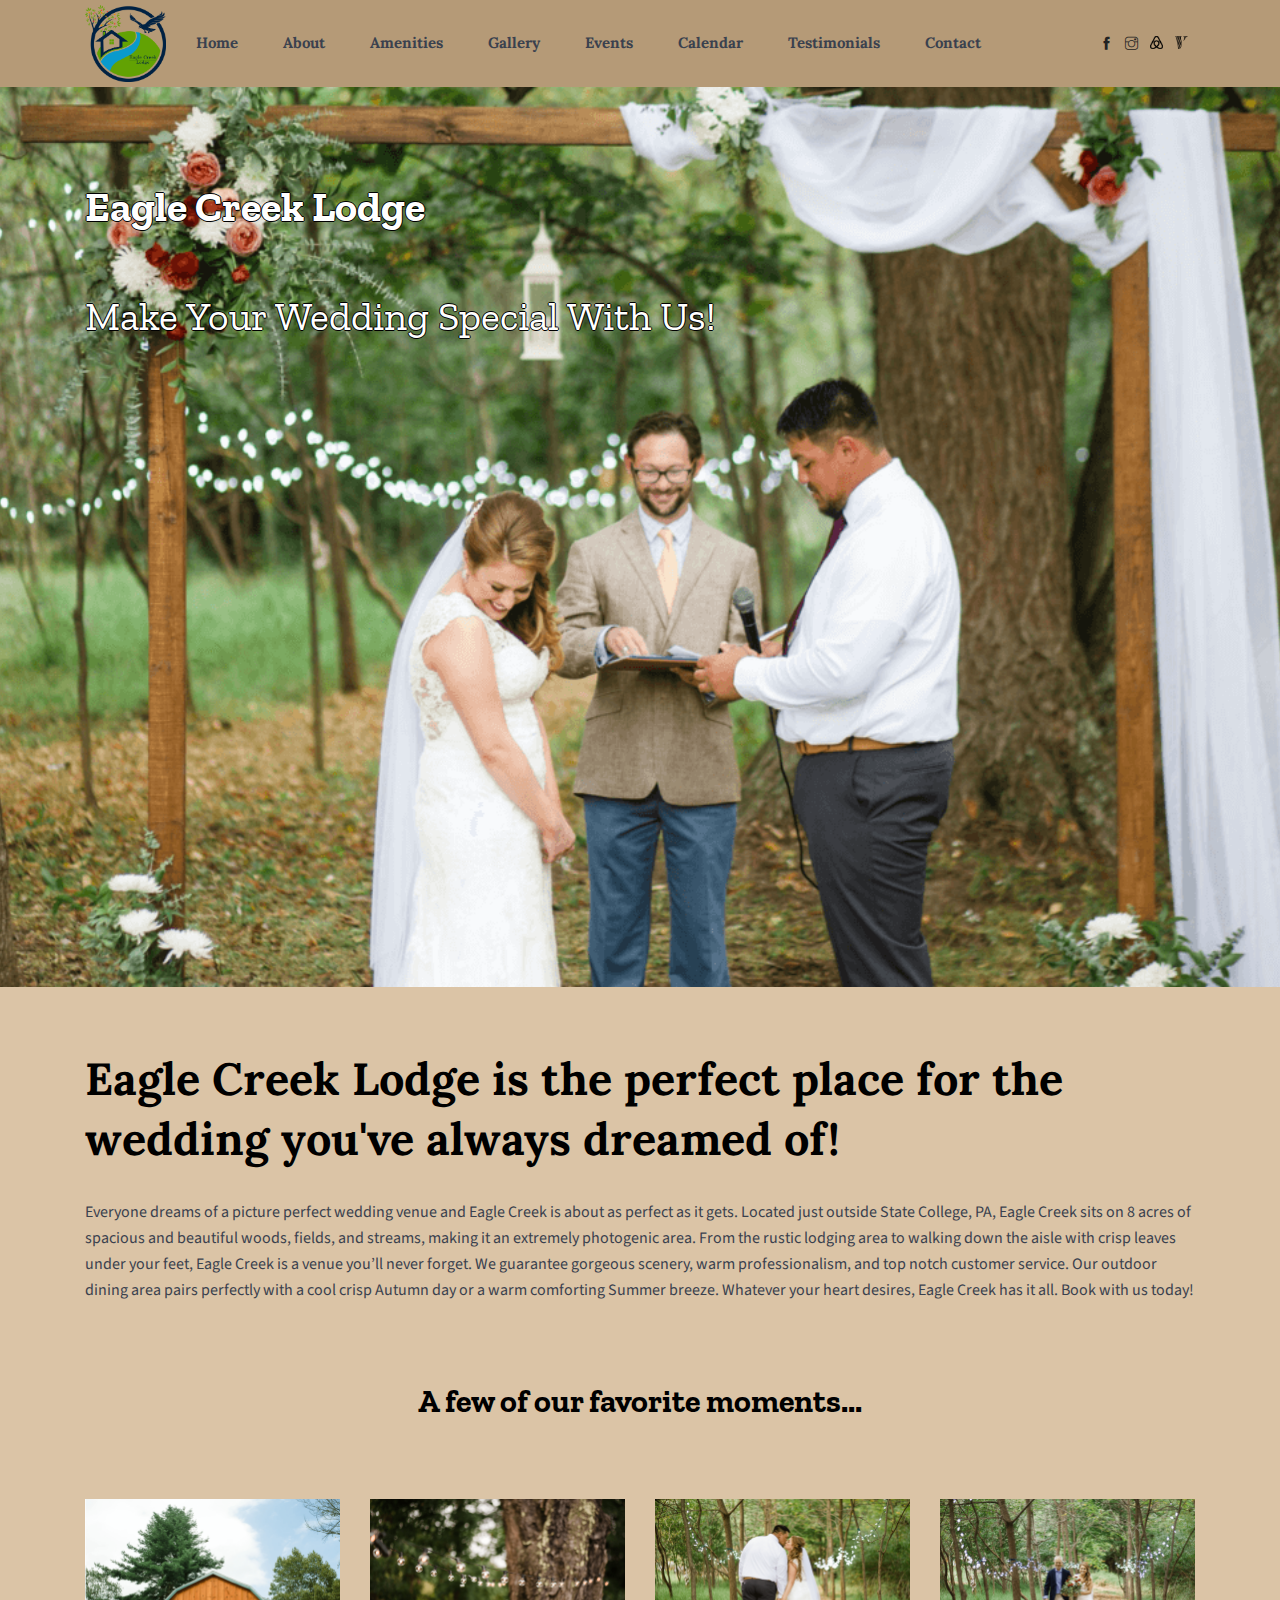
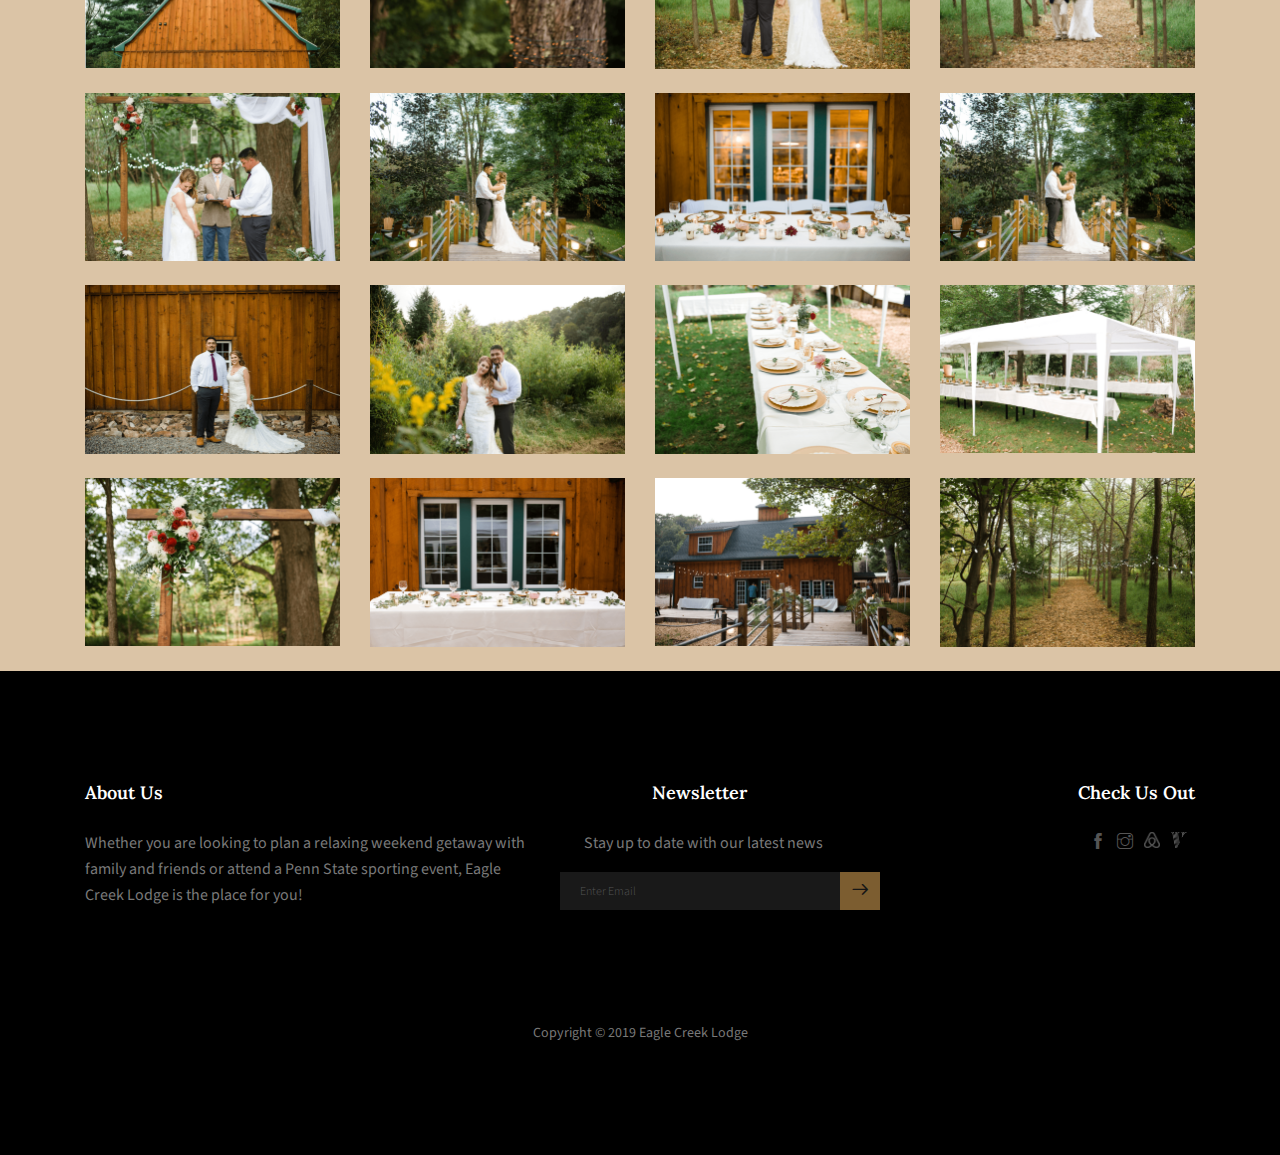
<file: weddings.html>
<!DOCTYPE html>
<html lang="en">

<head>
  <meta charset="UTF-8">
  <meta name="viewport" content="width=device-width, initial-scale=1.0">
  <meta http-equiv="X-UA-Compatible" content="ie=edge">
  <title>Eagle Creek Lodge</title>
  <link rel="icon" href="img/favicon.png" type="image/png">

  <link rel="stylesheet" href="vendors/bootstrap/bootstrap.min.css">
  <link rel="stylesheet" href="vendors/fontawesome/css/all.min.css">
  <link rel="stylesheet" href="vendors/themify-icons/themify-icons.css">
  <link rel="stylesheet" href="vendors/linericon/style.css">
  <link rel="stylesheet" href="vendors/owl-carousel/owl.theme.default.min.css">
  <link rel="stylesheet" href="vendors/owl-carousel/owl.carousel.min.css">
  <link href="js/lightbox2/dist/css/lightbox.min.css" rel="stylesheet">
  <link rel="stylesheet" href="css/normalize.css">

  <link rel="stylesheet" href="css/style.css">
  <link rel="stylesheet" href="css/styleCustom.css">
  <link href="https://fonts.googleapis.com/css?family=Zilla+Slab" rel="stylesheet">
  <script src='https://www.google.com/recaptcha/api.js'></script>

  <style>

    .jumbotron {
      color: white;
      background-image: url("img/wedding/5.png");
      background-position: center;
      background-repeat: no-repeat;
      background-size: cover;
      height: 100vh;
    }


  </style>
</head>

<body>
  <!--================Header Menu Area =================-->
  <header class="header_area navCustom">
    <div class="main_menu">
      <nav class="navbar navbar-expand-lg navbar-light">
        <div class="container box_1620">
          <!-- Brand and toggle get grouped for better mobile display -->
          <a class="navbar-brand logo_h" href="index.html"><img src="img/logo.png" alt="logo"
              class="img-responsivex"></a>
          <button class="navbar-toggler" type="button" data-toggle="collapse" data-target="#navbarSupportedContent"
            aria-controls="navbarSupportedContent" aria-expanded="false" aria-label="Toggle navigation">
            <span class="icon-bar"></span>
            <span class="icon-bar"></span>
            <span class="icon-bar"></span>
          </button>
          <!-- Collect the nav links, forms, and other content for toggling -->
          <div class="collapse navbar-collapse offset" id="navbarSupportedContent">
            <ul class="nav navbar-nav menu_nav mr-auto">
              <li class="nav-item"><a class="nav-link" href="index.html">Home</a></li>
              <li class="nav-item"><a class="nav-link" href="about.html">About</a></li>
              <li class="nav-item"><a class="nav-link" href="amenities.html">Amenities</a></li>
              <li class="nav-item"><a class="nav-link" href="gallery.html">Gallery</a></li>
              <li class="nav-item submenu dropdown">
                <a href="#" class="nav-link dropdown-toggle" data-toggle="dropdown" role="button" aria-haspopup="true"
                  aria-expanded="false">Events</a>
                <ul class="dropdown-menu">
                  <li class="nav-item active"><a class="nav-link" href="weddings.html">Weddings</a></li>
                  <li class="nav-item"><a class="nav-link" href="localActivities.html">Local Activities</a></li>
                </ul>
              </li>
              <li class="nav-item"><a class="nav-link" href="calendar.html">Calendar</a></li>
              <li class="nav-item"><a class="nav-link" href="testimonials.html">Testimonials</a></li>
              <li class="nav-item"><a class="nav-link" href="contact.html">Contact</a></li>
            </ul>
            <ul class="nav navbar-nav navbar-right navbar-social">
              <li><a href="https://www.facebook.com/eaglecreeklodge/?ref=bookmarks"><i class="ti-facebook"></i></a></li>
              <li><a href="https://www.instagram.com/eaglecreeklodge/"><i class="ti-instagram"></i></a></li>
              <li><a href="https://www.airbnb.com/rooms/24010656?source_impression_id=p3_1563298722_rFMIvY6lEBj9MTFS" id="home"><img class="image_on icon-size" src="img\headerLogos\black airbnb.png" alt="logo" /><img class="image_off icon-size"
                src="img\headerLogos\white airbnb.png" alt="logo" /></a></li>
              <li><a href="https://www.vrbo.com/923537" id="home"><img class="image_on icon-size" src="img\headerLogos\black v.png" alt="logo" /><img class="image_off icon-size"
                src="img\headerLogos\white v.png" alt="logo" /></a></li>
            </ul>
          </div>
        </div>
      </nav>
    </div>
    <div id="header_placeholder"></div>
  </header>
  <!--================Header Menu Area =================-->

  <main class="site-main bodyCustomW">

    <div class="jumbotron jumbotron-fluid">
      <div class="container">
        <h1 class="quotesx">Eagle Creek Lodge</h1>
        <p class="quotesxy">Make Your Wedding Special With Us!</p>
      </div>
    </div>

    <div class="container">
      <div class="row">
        <div class="col-lg-12">
          <h1 class="hColor">Eagle Creek Lodge is the perfect place for the wedding you've always dreamed of!</h1>
          <p class="pColor">Everyone dreams of a picture perfect wedding venue and Eagle Creek is about as perfect as it
            gets. Located just outside State College, PA, Eagle Creek sits on 8 acres of spacious and beautiful woods,
            fields, and streams, making it an extremely photogenic area. From the rustic lodging area to walking down
            the aisle with crisp leaves under your feet, Eagle Creek is a venue you’ll never forget. We guarantee
            gorgeous scenery, warm professionalism, and top notch customer service. Our outdoor dining area pairs
            perfectly with a cool crisp Autumn day or a warm comforting Summer breeze. Whatever your heart desires,
            Eagle Creek has it all. Book with us today! </p>
        </div>
      </div>
    </div>

    <!--================================ Gallery ------------------------------------->

    <div class="container">
      <div class="row">
        <div class="col-lg-12">
          <div class="quotes">
            <p><span class="titleA"><b>A few of our favorite moments...</b></span></p>
          </div>
        </div>
      </div>
    </div>

    <div class="container">
      <div class="row">
        <div class="col-lg-3">
          <a href="img/wedding/1.png" data-title="wedding1" data-lightbox="600x">
            <div class="pic">
              <img src="img/wedding/1.png" alt="wedding1">
            </div>
          </a>
        </div>

        <div class="col-lg-3">
          <a href="img/wedding/2.png" data-title="wedding2" data-lightbox="600x">
            <div class="pic">
              <img src="img/wedding/2.png" alt="Cabin #1">
            </div>
          </a>
        </div>

        <div class="col-lg-3">
          <a href="img/wedding/3.png" data-title="wedding3" data-lightbox="600x">
            <div class="pic">
              <img src="img/wedding/3.png" alt="Cabin #3">
            </div>
          </a>
        </div>

        <div class="col-lg-3">
          <a href="img/wedding/4.png" data-title="wedding4" data-lightbox="600x">
            <div class="pic">
              <img src="img/wedding/4.png" alt="Cabin #4">
            </div>
          </a>
        </div>

      </div>

      <div class="row">
        <div class="col-lg-3">
          <a href="img/wedding/5.png" data-title="wedding5" data-lightbox="600x">
            <div class="pic">
              <img src="img/wedding/5.png" alt="Cabin #5">
            </div>
          </a>
        </div>

        <div class="col-lg-3">
          <a href="img/wedding/6.png" data-title="wedding6" data-lightbox="600x">
            <div class="pic">
              <img src="img/wedding/6.png" alt="Cabin #6">
            </div>
          </a>
        </div>

        <div class="col-lg-3">
          <a href="img/wedding/7.png" data-title="wedding7" data-lightbox="600x">
            <div class="pic">
              <img src="img/wedding/7.png" alt="Cabin #7">
            </div>
          </a>
        </div>

        <div class="col-lg-3">
          <a href="img/wedding/8.png" data-title="wedding8" data-lightbox="600x">
            <div class="pic">
              <img src="img/wedding/8.png" alt="Cabin #8">
            </div>
          </a>
        </div>

      </div>

      <div class="row">
        <div class="col-lg-3">
          <a href="img/wedding/9.png" data-title="wedding9" data-lightbox="600x">
            <div class="pic">
              <img src="img/wedding/9.png" alt="Cabin #9">
            </div>
          </a>
        </div>

        <div class="col-lg-3">
          <a href="img/wedding/10.png" data-title="wedding10" data-lightbox="600x">
            <div class="pic">
              <img src="img/wedding/10.png" alt="Cabin #10">
            </div>
          </a>
        </div>

        <div class="col-lg-3">
          <a href="img/wedding/11.png" data-title="wedding11" data-lightbox="600x">
            <div class="pic">
              <img src="img/wedding/11.png" alt="Cabin #11">
            </div>
          </a>
        </div>

        <div class="col-lg-3">
          <a href="img/wedding/12.png" data-title="wedding12" data-lightbox="600x">
            <div class="pic">
              <img src="img/wedding/12.png" alt="Cabin #12">
            </div>
          </a>
        </div>

      </div>

      <div class="row">
        <div class="col-lg-3">
          <a href="img/wedding/13.png" data-title="wedding13" data-lightbox="600x">
            <div class="pic">
              <img src="img/wedding/13.png" alt="Cabin #13">
            </div>
          </a>
        </div>

        <div class="col-lg-3">
          <a href="img/wedding/14.png" data-title="wedding14" data-lightbox="600x">
            <div class="pic">
              <img src="img/wedding/14.png" alt="Cabin #14">
            </div>
          </a>
        </div>

        <div class="col-lg-3">
          <a href="img/wedding/15.png" data-title="wedding15" data-lightbox="600x">
            <div class="pic">
              <img src="img/wedding/15.png" alt="Cabin #15">
            </div>
          </a>
        </div>

        <div class="col-lg-3">
          <a href="img/wedding/16.png" data-title="wedding16" data-lightbox="600x">
            <div class="pic">
              <img src="img/wedding/16.png" alt="Cabin #16">
            </div>
          </a>
        </div>

      </div>

    </div>

    <!--================================ Gallery End --------------------------------->

  </main>

  <!--================ Start Footer Area =================-->
  <footer class="footer-area section-padding">
    <div class="container">
      <div class="row">
        <div class="col-lg-5  col-md-6 col-sm-6 left">
          <div class="single-footer-widget">
            <h6>About Us</h6>
            <p>
              Whether you are looking to plan a relaxing weekend getaway with family and friends or attend a Penn State sporting event, Eagle Creek Lodge is the place for you!
            </p>
          </div>
        </div>
        <div class="col-lg-4 col-md-6 col-sm-6 center">
          <div class="single-footer-widget">
            <h6 class="pad-right1">Newsletter</h6>
            <p class="pad-right1">Stay up to date with our latest news</p>
            <div class="" id="mc_embed_signup">

              <form target="_blank" action="captcha2.php" method="post" class="form-inline">

                <div class="d-flex flex-row">

                  <input class="form-control" name="email" placeholder="Enter Email" onfocus="this.placeholder = ''"
                    onblur="this.placeholder = 'Enter Email '" required="" type="email">
                  <!-- <div class="captchaWrap">
                    <div class="g-recaptcha" data-sitekey="6LejnaoUAAAAAPqilM3ED-jsPYX1gFNU7iPJ_guu"></div>
                  </div> -->
                  <button id="button1" type="submit" value="Submit" class="click-btn btn btn-default"><span class="lnr lnr-arrow-right"></span></button>
                  <!--<div style="position: absolute; left: -5000px;">
                    <input name="b_36c4fd991d266f23781ded980_aefe40901a" tabindex="-1" value="" type="text">
                  </div>-->

                </div>
                <div class="captchaWrap">
                  <div class="g-recaptcha" data-sitekey="6LejnaoUAAAAAPqilM3ED-jsPYX1gFNU7iPJ_guu" data-callback="enableBtn"></div>
                </div>
                <div class="info"></div>
              </form>
            </div>
          </div>
        </div>

        <div class="col-lg-3  col-md-6 col-sm-6 right">
          <div class="single-footer-widget">
            <h6>Check Us Out</h6>
            <p> </p>
            <div class="footer-social right">
              <a href="https://www.facebook.com/eaglecreeklodge/?ref=bookmarks"><i class="ti-facebook"></i></a>
              <a href="https://www.instagram.com/eaglecreeklodge/"><i class="ti-instagram"></i></a>
              <a href="https://www.airbnb.com/rooms/24010656?source_impression_id=p3_1563298722_rFMIvY6lEBj9MTFS" id="home"><img class="image_on footer-icon" src="img\headerLogos\airbnb 555555.png" alt="logo" /><img class="image_off footer-icon"
                src="img\headerLogos\airbnb ff9907.png" alt="logo" /></a>
              <a href="https://www.vrbo.com/923537" id="home"><img class="image_on footer-icon" src="img\headerLogos\v 555555.png" alt="logo" /><img class="image_off footer-icon"
                src="img\headerLogos\v ff9907.png" alt="logo" /></a>
            </div>
          </div>
        </div>
      </div>
      <div class="footer-bottom d-flex justify-content-center align-items-center flex-wrap">
        <p class="footer-text m-0">Copyright © 2019 Eagle Creek Lodge</p>
      </div>
    </div>
  </footer>
  <!--================ End Footer Area =================-->

  <script src="vendors/jquery/jquery-3.2.1.min.js"></script>
  <script src="vendors/bootstrap/bootstrap.bundle.min.js"></script>
  <script src="vendors/owl-carousel/owl.carousel.min.js"></script>
  <script src="js/main.js"></script>
  <script src="js/lightbox2/dist/js/lightbox.min.js"></script>
  <script>
    $(".jumbotron").css({ height: $(window).height() + "px" });

    $(window).on("resize", function () {
      $(".jumbotron").css({ height: $(window).height() + "px" });
    });
  </script>
  <script>
    $(window).on('load', function () {
      document.getElementById("button1").disabled = true;
    });
  </script>

  <script>
    function enableBtn() {
      document.getElementById("button1").disabled = false;
    }
  </script>
</body>

</html>
</file>
<file: vendors/themify-icons/demo-files/demo.css>
body {
	font: normal 1em/1.5em Arial, Helvetica, sans-serif;
	max-width: 90%;
	margin: 30px auto 0;
}
h1, h3 {
	font-weight: normal;
}
h3 {
	font-size: 1.4;
	text-transform: uppercase;
	letter-spacing: 1px;
}

.icon-section {
	margin: 0 0 3em;
	clear: both;
	overflow: hidden;
}
.icon-container {
	width: 240px; 
	padding: .7em 0;
	float: left; 
	position: relative;
	text-align: left;
}
.icon-container [class^="ti-"], 
.icon-container [class*=" ti-"] {
	color: #000;
	position: absolute;
	margin-top: 3px;
	transition: .3s;
}
.icon-container:hover [class^="ti-"],
.icon-container:hover [class*=" ti-"] {
	font-size: 2.2em;
	margin-top: -5px;
}
.icon-container:hover .icon-name {
	color: #000;
}
.icon-name {
	color: #aaa;
	margin-left: 35px;
	font-size: .8em;
	transition: .3s;
}
.icon-container:hover .icon-name {
	margin-left: 45px;
}
</file>
<file: vendors/themify-icons/themify-icons.css>
@font-face {
	font-family: 'themify';
	src:url('fonts/themify.eot?-fvbane');
	src:url('fonts/themify.eot?#iefix-fvbane') format('embedded-opentype'),
		url('fonts/themify.woff?-fvbane') format('woff'),
		url('fonts/themify.ttf?-fvbane') format('truetype'),
		url('fonts/themify.svg?-fvbane#themify') format('svg');
	font-weight: normal;
	font-style: normal;
}

[class^="ti-"], [class*=" ti-"] {
	font-family: 'themify';
	speak: none;
	font-style: normal;
	font-weight: normal;
	font-variant: normal;
	text-transform: none;
	line-height: 1;

	/* Better Font Rendering =========== */
	-webkit-font-smoothing: antialiased;
	-moz-osx-font-smoothing: grayscale;
}

.ti-wand:before {
	content: "\e600";
}
.ti-volume:before {
	content: "\e601";
}
.ti-user:before {
	content: "\e602";
}
.ti-unlock:before {
	content: "\e603";
}
.ti-unlink:before {
	content: "\e604";
}
.ti-trash:before {
	content: "\e605";
}
.ti-thought:before {
	content: "\e606";
}
.ti-target:before {
	content: "\e607";
}
.ti-tag:before {
	content: "\e608";
}
.ti-tablet:before {
	content: "\e609";
}
.ti-star:before {
	content: "\e60a";
}
.ti-spray:before {
	content: "\e60b";
}
.ti-signal:before {
	content: "\e60c";
}
.ti-shopping-cart:before {
	content: "\e60d";
}
.ti-shopping-cart-full:before {
	content: "\e60e";
}
.ti-settings:before {
	content: "\e60f";
}
.ti-search:before {
	content: "\e610";
}
.ti-zoom-in:before {
	content: "\e611";
}
.ti-zoom-out:before {
	content: "\e612";
}
.ti-cut:before {
	content: "\e613";
}
.ti-ruler:before {
	content: "\e614";
}
.ti-ruler-pencil:before {
	content: "\e615";
}
.ti-ruler-alt:before {
	content: "\e616";
}
.ti-bookmark:before {
	content: "\e617";
}
.ti-bookmark-alt:before {
	content: "\e618";
}
.ti-reload:before {
	content: "\e619";
}
.ti-plus:before {
	content: "\e61a";
}
.ti-pin:before {
	content: "\e61b";
}
.ti-pencil:before {
	content: "\e61c";
}
.ti-pencil-alt:before {
	content: "\e61d";
}
.ti-paint-roller:before {
	content: "\e61e";
}
.ti-paint-bucket:before {
	content: "\e61f";
}
.ti-na:before {
	content: "\e620";
}
.ti-mobile:before {
	content: "\e621";
}
.ti-minus:before {
	content: "\e622";
}
.ti-medall:before {
	content: "\e623";
}
.ti-medall-alt:before {
	content: "\e624";
}
.ti-marker:before {
	content: "\e625";
}
.ti-marker-alt:before {
	content: "\e626";
}
.ti-arrow-up:before {
	content: "\e627";
}
.ti-arrow-right:before {
	content: "\e628";
}
.ti-arrow-left:before {
	content: "\e629";
}
.ti-arrow-down:before {
	content: "\e62a";
}
.ti-lock:before {
	content: "\e62b";
}
.ti-location-arrow:before {
	content: "\e62c";
}
.ti-link:before {
	content: "\e62d";
}
.ti-layout:before {
	content: "\e62e";
}
.ti-layers:before {
	content: "\e62f";
}
.ti-layers-alt:before {
	content: "\e630";
}
.ti-key:before {
	content: "\e631";
}
.ti-import:before {
	content: "\e632";
}
.ti-image:before {
	content: "\e633";
}
.ti-heart:before {
	content: "\e634";
}
.ti-heart-broken:before {
	content: "\e635";
}
.ti-hand-stop:before {
	content: "\e636";
}
.ti-hand-open:before {
	content: "\e637";
}
.ti-hand-drag:before {
	content: "\e638";
}
.ti-folder:before {
	content: "\e639";
}
.ti-flag:before {
	content: "\e63a";
}
.ti-flag-alt:before {
	content: "\e63b";
}
.ti-flag-alt-2:before {
	content: "\e63c";
}
.ti-eye:before {
	content: "\e63d";
}
.ti-export:before {
	content: "\e63e";
}
.ti-exchange-vertical:before {
	content: "\e63f";
}
.ti-desktop:before {
	content: "\e640";
}
.ti-cup:before {
	content: "\e641";
}
.ti-crown:before {
	content: "\e642";
}
.ti-comments:before {
	content: "\e643";
}
.ti-comment:before {
	content: "\e644";
}
.ti-comment-alt:before {
	content: "\e645";
}
.ti-close:before {
	content: "\e646";
}
.ti-clip:before {
	content: "\e647";
}
.ti-angle-up:before {
	content: "\e648";
}
.ti-angle-right:before {
	content: "\e649";
}
.ti-angle-left:before {
	content: "\e64a";
}
.ti-angle-down:before {
	content: "\e64b";
}
.ti-check:before {
	content: "\e64c";
}
.ti-check-box:before {
	content: "\e64d";
}
.ti-camera:before {
	content: "\e64e";
}
.ti-announcement:before {
	content: "\e64f";
}
.ti-brush:before {
	content: "\e650";
}
.ti-briefcase:before {
	content: "\e651";
}
.ti-bolt:before {
	content: "\e652";
}
.ti-bolt-alt:before {
	content: "\e653";
}
.ti-blackboard:before {
	content: "\e654";
}
.ti-bag:before {
	content: "\e655";
}
.ti-move:before {
	content: "\e656";
}
.ti-arrows-vertical:before {
	content: "\e657";
}
.ti-arrows-horizontal:before {
	content: "\e658";
}
.ti-fullscreen:before {
	content: "\e659";
}
.ti-arrow-top-right:before {
	content: "\e65a";
}
.ti-arrow-top-left:before {
	content: "\e65b";
}
.ti-arrow-circle-up:before {
	content: "\e65c";
}
.ti-arrow-circle-right:before {
	content: "\e65d";
}
.ti-arrow-circle-left:before {
	content: "\e65e";
}
.ti-arrow-circle-down:before {
	content: "\e65f";
}
.ti-angle-double-up:before {
	content: "\e660";
}
.ti-angle-double-right:before {
	content: "\e661";
}
.ti-angle-double-left:before {
	content: "\e662";
}
.ti-angle-double-down:before {
	content: "\e663";
}
.ti-zip:before {
	content: "\e664";
}
.ti-world:before {
	content: "\e665";
}
.ti-wheelchair:before {
	content: "\e666";
}
.ti-view-list:before {
	content: "\e667";
}
.ti-view-list-alt:before {
	content: "\e668";
}
.ti-view-grid:before {
	content: "\e669";
}
.ti-uppercase:before {
	content: "\e66a";
}
.ti-upload:before {
	content: "\e66b";
}
.ti-underline:before {
	content: "\e66c";
}
.ti-truck:before {
	content: "\e66d";
}
.ti-timer:before {
	content: "\e66e";
}
.ti-ticket:before {
	content: "\e66f";
}
.ti-thumb-up:before {
	content: "\e670";
}
.ti-thumb-down:before {
	content: "\e671";
}
.ti-text:before {
	content: "\e672";
}
.ti-stats-up:before {
	content: "\e673";
}
.ti-stats-down:before {
	content: "\e674";
}
.ti-split-v:before {
	content: "\e675";
}
.ti-split-h:before {
	content: "\e676";
}
.ti-smallcap:before {
	content: "\e677";
}
.ti-shine:before {
	content: "\e678";
}
.ti-shift-right:before {
	content: "\e679";
}
.ti-shift-left:before {
	content: "\e67a";
}
.ti-shield:before {
	content: "\e67b";
}
.ti-notepad:before {
	content: "\e67c";
}
.ti-server:before {
	content: "\e67d";
}
.ti-quote-right:before {
	content: "\e67e";
}
.ti-quote-left:before {
	content: "\e67f";
}
.ti-pulse:before {
	content: "\e680";
}
.ti-printer:before {
	content: "\e681";
}
.ti-power-off:before {
	content: "\e682";
}
.ti-plug:before {
	content: "\e683";
}
.ti-pie-chart:before {
	content: "\e684";
}
.ti-paragraph:before {
	content: "\e685";
}
.ti-panel:before {
	content: "\e686";
}
.ti-package:before {
	content: "\e687";
}
.ti-music:before {
	content: "\e688";
}
.ti-music-alt:before {
	content: "\e689";
}
.ti-mouse:before {
	content: "\e68a";
}
.ti-mouse-alt:before {
	content: "\e68b";
}
.ti-money:before {
	content: "\e68c";
}
.ti-microphone:before {
	content: "\e68d";
}
.ti-menu:before {
	content: "\e68e";
}
.ti-menu-alt:before {
	content: "\e68f";
}
.ti-map:before {
	content: "\e690";
}
.ti-map-alt:before {
	content: "\e691";
}
.ti-loop:before {
	content: "\e692";
}
.ti-location-pin:before {
	content: "\e693";
}
.ti-list:before {
	content: "\e694";
}
.ti-light-bulb:before {
	content: "\e695";
}
.ti-Italic:before {
	content: "\e696";
}
.ti-info:before {
	content: "\e697";
}
.ti-infinite:before {
	content: "\e698";
}
.ti-id-badge:before {
	content: "\e699";
}
.ti-hummer:before {
	content: "\e69a";
}
.ti-home:before {
	content: "\e69b";
}
.ti-help:before {
	content: "\e69c";
}
.ti-headphone:before {
	content: "\e69d";
}
.ti-harddrives:before {
	content: "\e69e";
}
.ti-harddrive:before {
	content: "\e69f";
}
.ti-gift:before {
	content: "\e6a0";
}
.ti-game:before {
	content: "\e6a1";
}
.ti-filter:before {
	content: "\e6a2";
}
.ti-files:before {
	content: "\e6a3";
}
.ti-file:before {
	content: "\e6a4";
}
.ti-eraser:before {
	content: "\e6a5";
}
.ti-envelope:before {
	content: "\e6a6";
}
.ti-download:before {
	content: "\e6a7";
}
.ti-direction:before {
	content: "\e6a8";
}
.ti-direction-alt:before {
	content: "\e6a9";
}
.ti-dashboard:before {
	content: "\e6aa";
}
.ti-control-stop:before {
	content: "\e6ab";
}
.ti-control-shuffle:before {
	content: "\e6ac";
}
.ti-control-play:before {
	content: "\e6ad";
}
.ti-control-pause:before {
	content: "\e6ae";
}
.ti-control-forward:before {
	content: "\e6af";
}
.ti-control-backward:before {
	content: "\e6b0";
}
.ti-cloud:before {
	content: "\e6b1";
}
.ti-cloud-up:before {
	content: "\e6b2";
}
.ti-cloud-down:before {
	content: "\e6b3";
}
.ti-clipboard:before {
	content: "\e6b4";
}
.ti-car:before {
	content: "\e6b5";
}
.ti-calendar:before {
	content: "\e6b6";
}
.ti-book:before {
	content: "\e6b7";
}
.ti-bell:before {
	content: "\e6b8";
}
.ti-basketball:before {
	content: "\e6b9";
}
.ti-bar-chart:before {
	content: "\e6ba";
}
.ti-bar-chart-alt:before {
	content: "\e6bb";
}
.ti-back-right:before {
	content: "\e6bc";
}
.ti-back-left:before {
	content: "\e6bd";
}
.ti-arrows-corner:before {
	content: "\e6be";
}
.ti-archive:before {
	content: "\e6bf";
}
.ti-anchor:before {
	content: "\e6c0";
}
.ti-align-right:before {
	content: "\e6c1";
}
.ti-align-left:before {
	content: "\e6c2";
}
.ti-align-justify:before {
	content: "\e6c3";
}
.ti-align-center:before {
	content: "\e6c4";
}
.ti-alert:before {
	content: "\e6c5";
}
.ti-alarm-clock:before {
	content: "\e6c6";
}
.ti-agenda:before {
	content: "\e6c7";
}
.ti-write:before {
	content: "\e6c8";
}
.ti-window:before {
	content: "\e6c9";
}
.ti-widgetized:before {
	content: "\e6ca";
}
.ti-widget:before {
	content: "\e6cb";
}
.ti-widget-alt:before {
	content: "\e6cc";
}
.ti-wallet:before {
	content: "\e6cd";
}
.ti-video-clapper:before {
	content: "\e6ce";
}
.ti-video-camera:before {
	content: "\e6cf";
}
.ti-vector:before {
	content: "\e6d0";
}
.ti-themify-logo:before {
	content: "\e6d1";
}
.ti-themify-favicon:before {
	content: "\e6d2";
}
.ti-themify-favicon-alt:before {
	content: "\e6d3";
}
.ti-support:before {
	content: "\e6d4";
}
.ti-stamp:before {
	content: "\e6d5";
}
.ti-split-v-alt:before {
	content: "\e6d6";
}
.ti-slice:before {
	content: "\e6d7";
}
.ti-shortcode:before {
	content: "\e6d8";
}
.ti-shift-right-alt:before {
	content: "\e6d9";
}
.ti-shift-left-alt:before {
	content: "\e6da";
}
.ti-ruler-alt-2:before {
	content: "\e6db";
}
.ti-receipt:before {
	content: "\e6dc";
}
.ti-pin2:before {
	content: "\e6dd";
}
.ti-pin-alt:before {
	content: "\e6de";
}
.ti-pencil-alt2:before {
	content: "\e6df";
}
.ti-palette:before {
	content: "\e6e0";
}
.ti-more:before {
	content: "\e6e1";
}
.ti-more-alt:before {
	content: "\e6e2";
}
.ti-microphone-alt:before {
	content: "\e6e3";
}
.ti-magnet:before {
	content: "\e6e4";
}
.ti-line-double:before {
	content: "\e6e5";
}
.ti-line-dotted:before {
	content: "\e6e6";
}
.ti-line-dashed:before {
	content: "\e6e7";
}
.ti-layout-width-full:before {
	content: "\e6e8";
}
.ti-layout-width-default:before {
	content: "\e6e9";
}
.ti-layout-width-default-alt:before {
	content: "\e6ea";
}
.ti-layout-tab:before {
	content: "\e6eb";
}
.ti-layout-tab-window:before {
	content: "\e6ec";
}
.ti-layout-tab-v:before {
	content: "\e6ed";
}
.ti-layout-tab-min:before {
	content: "\e6ee";
}
.ti-layout-slider:before {
	content: "\e6ef";
}
.ti-layout-slider-alt:before {
	content: "\e6f0";
}
.ti-layout-sidebar-right:before {
	content: "\e6f1";
}
.ti-layout-sidebar-none:before {
	content: "\e6f2";
}
.ti-layout-sidebar-left:before {
	content: "\e6f3";
}
.ti-layout-placeholder:before {
	content: "\e6f4";
}
.ti-layout-menu:before {
	content: "\e6f5";
}
.ti-layout-menu-v:before {
	content: "\e6f6";
}
.ti-layout-menu-separated:before {
	content: "\e6f7";
}
.ti-layout-menu-full:before {
	content: "\e6f8";
}
.ti-layout-media-right-alt:before {
	content: "\e6f9";
}
.ti-layout-media-right:before {
	content: "\e6fa";
}
.ti-layout-media-overlay:before {
	content: "\e6fb";
}
.ti-layout-media-overlay-alt:before {
	content: "\e6fc";
}
.ti-layout-media-overlay-alt-2:before {
	content: "\e6fd";
}
.ti-layout-media-left-alt:before {
	content: "\e6fe";
}
.ti-layout-media-left:before {
	content: "\e6ff";
}
.ti-layout-media-center-alt:before {
	content: "\e700";
}
.ti-layout-media-center:before {
	content: "\e701";
}
.ti-layout-list-thumb:before {
	content: "\e702";
}
.ti-layout-list-thumb-alt:before {
	content: "\e703";
}
.ti-layout-list-post:before {
	content: "\e704";
}
.ti-layout-list-large-image:before {
	content: "\e705";
}
.ti-layout-line-solid:before {
	content: "\e706";
}
.ti-layout-grid4:before {
	content: "\e707";
}
.ti-layout-grid3:before {
	content: "\e708";
}
.ti-layout-grid2:before {
	content: "\e709";
}
.ti-layout-grid2-thumb:before {
	content: "\e70a";
}
.ti-layout-cta-right:before {
	content: "\e70b";
}
.ti-layout-cta-left:before {
	content: "\e70c";
}
.ti-layout-cta-center:before {
	content: "\e70d";
}
.ti-layout-cta-btn-right:before {
	content: "\e70e";
}
.ti-layout-cta-btn-left:before {
	content: "\e70f";
}
.ti-layout-column4:before {
	content: "\e710";
}
.ti-layout-column3:before {
	content: "\e711";
}
.ti-layout-column2:before {
	content: "\e712";
}
.ti-layout-accordion-separated:before {
	content: "\e713";
}
.ti-layout-accordion-merged:before {
	content: "\e714";
}
.ti-layout-accordion-list:before {
	content: "\e715";
}
.ti-ink-pen:before {
	content: "\e716";
}
.ti-info-alt:before {
	content: "\e717";
}
.ti-help-alt:before {
	content: "\e718";
}
.ti-headphone-alt:before {
	content: "\e719";
}
.ti-hand-point-up:before {
	content: "\e71a";
}
.ti-hand-point-right:before {
	content: "\e71b";
}
.ti-hand-point-left:before {
	content: "\e71c";
}
.ti-hand-point-down:before {
	content: "\e71d";
}
.ti-gallery:before {
	content: "\e71e";
}
.ti-face-smile:before {
	content: "\e71f";
}
.ti-face-sad:before {
	content: "\e720";
}
.ti-credit-card:before {
	content: "\e721";
}
.ti-control-skip-forward:before {
	content: "\e722";
}
.ti-control-skip-backward:before {
	content: "\e723";
}
.ti-control-record:before {
	content: "\e724";
}
.ti-control-eject:before {
	content: "\e725";
}
.ti-comments-smiley:before {
	content: "\e726";
}
.ti-brush-alt:before {
	content: "\e727";
}
.ti-youtube:before {
	content: "\e728";
}
.ti-vimeo:before {
	content: "\e729";
}
.ti-twitter:before {
	content: "\e72a";
}
.ti-time:before {
	content: "\e72b";
}
.ti-tumblr:before {
	content: "\e72c";
}
.ti-skype:before {
	content: "\e72d";
}
.ti-share:before {
	content: "\e72e";
}
.ti-share-alt:before {
	content: "\e72f";
}
.ti-rocket:before {
	content: "\e730";
}
.ti-pinterest:before {
	content: "\e731";
}
.ti-new-window:before {
	content: "\e732";
}
.ti-microsoft:before {
	content: "\e733";
}
.ti-list-ol:before {
	content: "\e734";
}
.ti-linkedin:before {
	content: "\e735";
}
.ti-layout-sidebar-2:before {
	content: "\e736";
}
.ti-layout-grid4-alt:before {
	content: "\e737";
}
.ti-layout-grid3-alt:before {
	content: "\e738";
}
.ti-layout-grid2-alt:before {
	content: "\e739";
}
.ti-layout-column4-alt:before {
	content: "\e73a";
}
.ti-layout-column3-alt:before {
	content: "\e73b";
}
.ti-layout-column2-alt:before {
	content: "\e73c";
}
.ti-instagram:before {
	content: "\e73d";
}
.ti-google:before {
	content: "\e73e";
}
.ti-github:before {
	content: "\e73f";
}
.ti-flickr:before {
	content: "\e740";
}
.ti-facebook:before {
	content: "\e741";
}
.ti-dropbox:before {
	content: "\e742";
}
.ti-dribbble:before {
	content: "\e743";
}
.ti-apple:before {
	content: "\e744";
}
.ti-android:before {
	content: "\e745";
}
.ti-save:before {
	content: "\e746";
}
.ti-save-alt:before {
	content: "\e747";
}
.ti-yahoo:before {
	content: "\e748";
}
.ti-wordpress:before {
	content: "\e749";
}
.ti-vimeo-alt:before {
	content: "\e74a";
}
.ti-twitter-alt:before {
	content: "\e74b";
}
.ti-tumblr-alt:before {
	content: "\e74c";
}
.ti-trello:before {
	content: "\e74d";
}
.ti-stack-overflow:before {
	content: "\e74e";
}
.ti-soundcloud:before {
	content: "\e74f";
}
.ti-sharethis:before {
	content: "\e750";
}
.ti-sharethis-alt:before {
	content: "\e751";
}
.ti-reddit:before {
	content: "\e752";
}
.ti-pinterest-alt:before {
	content: "\e753";
}
.ti-microsoft-alt:before {
	content: "\e754";
}
.ti-linux:before {
	content: "\e755";
}
.ti-jsfiddle:before {
	content: "\e756";
}
.ti-joomla:before {
	content: "\e757";
}
.ti-html5:before {
	content: "\e758";
}
.ti-flickr-alt:before {
	content: "\e759";
}
.ti-email:before {
	content: "\e75a";
}
.ti-drupal:before {
	content: "\e75b";
}
.ti-dropbox-alt:before {
	content: "\e75c";
}
.ti-css3:before {
	content: "\e75d";
}
.ti-rss:before {
	content: "\e75e";
}
.ti-rss-alt:before {
	content: "\e75f";
}
</file>
<file: vendors/themify-icons/ie7/ie7.css>
.ti-wand {
	*zoom: expression(this.runtimeStyle['zoom'] = '1', this.innerHTML = '&#xe600;');
}
.ti-volume {
	*zoom: expression(this.runtimeStyle['zoom'] = '1', this.innerHTML = '&#xe601;');
}
.ti-user {
	*zoom: expression(this.runtimeStyle['zoom'] = '1', this.innerHTML = '&#xe602;');
}
.ti-unlock {
	*zoom: expression(this.runtimeStyle['zoom'] = '1', this.innerHTML = '&#xe603;');
}
.ti-unlink {
	*zoom: expression(this.runtimeStyle['zoom'] = '1', this.innerHTML = '&#xe604;');
}
.ti-trash {
	*zoom: expression(this.runtimeStyle['zoom'] = '1', this.innerHTML = '&#xe605;');
}
.ti-thought {
	*zoom: expression(this.runtimeStyle['zoom'] = '1', this.innerHTML = '&#xe606;');
}
.ti-target {
	*zoom: expression(this.runtimeStyle['zoom'] = '1', this.innerHTML = '&#xe607;');
}
.ti-tag {
	*zoom: expression(this.runtimeStyle['zoom'] = '1', this.innerHTML = '&#xe608;');
}
.ti-tablet {
	*zoom: expression(this.runtimeStyle['zoom'] = '1', this.innerHTML = '&#xe609;');
}
.ti-star {
	*zoom: expression(this.runtimeStyle['zoom'] = '1', this.innerHTML = '&#xe60a;');
}
.ti-spray {
	*zoom: expression(this.runtimeStyle['zoom'] = '1', this.innerHTML = '&#xe60b;');
}
.ti-signal {
	*zoom: expression(this.runtimeStyle['zoom'] = '1', this.innerHTML = '&#xe60c;');
}
.ti-shopping-cart {
	*zoom: expression(this.runtimeStyle['zoom'] = '1', this.innerHTML = '&#xe60d;');
}
.ti-shopping-cart-full {
	*zoom: expression(this.runtimeStyle['zoom'] = '1', this.innerHTML = '&#xe60e;');
}
.ti-settings {
	*zoom: expression(this.runtimeStyle['zoom'] = '1', this.innerHTML = '&#xe60f;');
}
.ti-search {
	*zoom: expression(this.runtimeStyle['zoom'] = '1', this.innerHTML = '&#xe610;');
}
.ti-zoom-in {
	*zoom: expression(this.runtimeStyle['zoom'] = '1', this.innerHTML = '&#xe611;');
}
.ti-zoom-out {
	*zoom: expression(this.runtimeStyle['zoom'] = '1', this.innerHTML = '&#xe612;');
}
.ti-cut {
	*zoom: expression(this.runtimeStyle['zoom'] = '1', this.innerHTML = '&#xe613;');
}
.ti-ruler {
	*zoom: expression(this.runtimeStyle['zoom'] = '1', this.innerHTML = '&#xe614;');
}
.ti-ruler-pencil {
	*zoom: expression(this.runtimeStyle['zoom'] = '1', this.innerHTML = '&#xe615;');
}
.ti-ruler-alt {
	*zoom: expression(this.runtimeStyle['zoom'] = '1', this.innerHTML = '&#xe616;');
}
.ti-bookmark {
	*zoom: expression(this.runtimeStyle['zoom'] = '1', this.innerHTML = '&#xe617;');
}
.ti-bookmark-alt {
	*zoom: expression(this.runtimeStyle['zoom'] = '1', this.innerHTML = '&#xe618;');
}
.ti-reload {
	*zoom: expression(this.runtimeStyle['zoom'] = '1', this.innerHTML = '&#xe619;');
}
.ti-plus {
	*zoom: expression(this.runtimeStyle['zoom'] = '1', this.innerHTML = '&#xe61a;');
}
.ti-pin {
	*zoom: expression(this.runtimeStyle['zoom'] = '1', this.innerHTML = '&#xe61b;');
}
.ti-pencil {
	*zoom: expression(this.runtimeStyle['zoom'] = '1', this.innerHTML = '&#xe61c;');
}
.ti-pencil-alt {
	*zoom: expression(this.runtimeStyle['zoom'] = '1', this.innerHTML = '&#xe61d;');
}
.ti-paint-roller {
	*zoom: expression(this.runtimeStyle['zoom'] = '1', this.innerHTML = '&#xe61e;');
}
.ti-paint-bucket {
	*zoom: expression(this.runtimeStyle['zoom'] = '1', this.innerHTML = '&#xe61f;');
}
.ti-na {
	*zoom: expression(this.runtimeStyle['zoom'] = '1', this.innerHTML = '&#xe620;');
}
.ti-mobile {
	*zoom: expression(this.runtimeStyle['zoom'] = '1', this.innerHTML = '&#xe621;');
}
.ti-minus {
	*zoom: expression(this.runtimeStyle['zoom'] = '1', this.innerHTML = '&#xe622;');
}
.ti-medall {
	*zoom: expression(this.runtimeStyle['zoom'] = '1', this.innerHTML = '&#xe623;');
}
.ti-medall-alt {
	*zoom: expression(this.runtimeStyle['zoom'] = '1', this.innerHTML = '&#xe624;');
}
.ti-marker {
	*zoom: expression(this.runtimeStyle['zoom'] = '1', this.innerHTML = '&#xe625;');
}
.ti-marker-alt {
	*zoom: expression(this.runtimeStyle['zoom'] = '1', this.innerHTML = '&#xe626;');
}
.ti-arrow-up {
	*zoom: expression(this.runtimeStyle['zoom'] = '1', this.innerHTML = '&#xe627;');
}
.ti-arrow-right {
	*zoom: expression(this.runtimeStyle['zoom'] = '1', this.innerHTML = '&#xe628;');
}
.ti-arrow-left {
	*zoom: expression(this.runtimeStyle['zoom'] = '1', this.innerHTML = '&#xe629;');
}
.ti-arrow-down {
	*zoom: expression(this.runtimeStyle['zoom'] = '1', this.innerHTML = '&#xe62a;');
}
.ti-lock {
	*zoom: expression(this.runtimeStyle['zoom'] = '1', this.innerHTML = '&#xe62b;');
}
.ti-location-arrow {
	*zoom: expression(this.runtimeStyle['zoom'] = '1', this.innerHTML = '&#xe62c;');
}
.ti-link {
	*zoom: expression(this.runtimeStyle['zoom'] = '1', this.innerHTML = '&#xe62d;');
}
.ti-layout {
	*zoom: expression(this.runtimeStyle['zoom'] = '1', this.innerHTML = '&#xe62e;');
}
.ti-layers {
	*zoom: expression(this.runtimeStyle['zoom'] = '1', this.innerHTML = '&#xe62f;');
}
.ti-layers-alt {
	*zoom: expression(this.runtimeStyle['zoom'] = '1', this.innerHTML = '&#xe630;');
}
.ti-key {
	*zoom: expression(this.runtimeStyle['zoom'] = '1', this.innerHTML = '&#xe631;');
}
.ti-import {
	*zoom: expression(this.runtimeStyle['zoom'] = '1', this.innerHTML = '&#xe632;');
}
.ti-image {
	*zoom: expression(this.runtimeStyle['zoom'] = '1', this.innerHTML = '&#xe633;');
}
.ti-heart {
	*zoom: expression(this.runtimeStyle['zoom'] = '1', this.innerHTML = '&#xe634;');
}
.ti-heart-broken {
	*zoom: expression(this.runtimeStyle['zoom'] = '1', this.innerHTML = '&#xe635;');
}
.ti-hand-stop {
	*zoom: expression(this.runtimeStyle['zoom'] = '1', this.innerHTML = '&#xe636;');
}
.ti-hand-open {
	*zoom: expression(this.runtimeStyle['zoom'] = '1', this.innerHTML = '&#xe637;');
}
.ti-hand-drag {
	*zoom: expression(this.runtimeStyle['zoom'] = '1', this.innerHTML = '&#xe638;');
}
.ti-folder {
	*zoom: expression(this.runtimeStyle['zoom'] = '1', this.innerHTML = '&#xe639;');
}
.ti-flag {
	*zoom: expression(this.runtimeStyle['zoom'] = '1', this.innerHTML = '&#xe63a;');
}
.ti-flag-alt {
	*zoom: expression(this.runtimeStyle['zoom'] = '1', this.innerHTML = '&#xe63b;');
}
.ti-flag-alt-2 {
	*zoom: expression(this.runtimeStyle['zoom'] = '1', this.innerHTML = '&#xe63c;');
}
.ti-eye {
	*zoom: expression(this.runtimeStyle['zoom'] = '1', this.innerHTML = '&#xe63d;');
}
.ti-export {
	*zoom: expression(this.runtimeStyle['zoom'] = '1', this.innerHTML = '&#xe63e;');
}
.ti-exchange-vertical {
	*zoom: expression(this.runtimeStyle['zoom'] = '1', this.innerHTML = '&#xe63f;');
}
.ti-desktop {
	*zoom: expression(this.runtimeStyle['zoom'] = '1', this.innerHTML = '&#xe640;');
}
.ti-cup {
	*zoom: expression(this.runtimeStyle['zoom'] = '1', this.innerHTML = '&#xe641;');
}
.ti-crown {
	*zoom: expression(this.runtimeStyle['zoom'] = '1', this.innerHTML = '&#xe642;');
}
.ti-comments {
	*zoom: expression(this.runtimeStyle['zoom'] = '1', this.innerHTML = '&#xe643;');
}
.ti-comment {
	*zoom: expression(this.runtimeStyle['zoom'] = '1', this.innerHTML = '&#xe644;');
}
.ti-comment-alt {
	*zoom: expression(this.runtimeStyle['zoom'] = '1', this.innerHTML = '&#xe645;');
}
.ti-close {
	*zoom: expression(this.runtimeStyle['zoom'] = '1', this.innerHTML = '&#xe646;');
}
.ti-clip {
	*zoom: expression(this.runtimeStyle['zoom'] = '1', this.innerHTML = '&#xe647;');
}
.ti-angle-up {
	*zoom: expression(this.runtimeStyle['zoom'] = '1', this.innerHTML = '&#xe648;');
}
.ti-angle-right {
	*zoom: expression(this.runtimeStyle['zoom'] = '1', this.innerHTML = '&#xe649;');
}
.ti-angle-left {
	*zoom: expression(this.runtimeStyle['zoom'] = '1', this.innerHTML = '&#xe64a;');
}
.ti-angle-down {
	*zoom: expression(this.runtimeStyle['zoom'] = '1', this.innerHTML = '&#xe64b;');
}
.ti-check {
	*zoom: expression(this.runtimeStyle['zoom'] = '1', this.innerHTML = '&#xe64c;');
}
.ti-check-box {
	*zoom: expression(this.runtimeStyle['zoom'] = '1', this.innerHTML = '&#xe64d;');
}
.ti-camera {
	*zoom: expression(this.runtimeStyle['zoom'] = '1', this.innerHTML = '&#xe64e;');
}
.ti-announcement {
	*zoom: expression(this.runtimeStyle['zoom'] = '1', this.innerHTML = '&#xe64f;');
}
.ti-brush {
	*zoom: expression(this.runtimeStyle['zoom'] = '1', this.innerHTML = '&#xe650;');
}
.ti-briefcase {
	*zoom: expression(this.runtimeStyle['zoom'] = '1', this.innerHTML = '&#xe651;');
}
.ti-bolt {
	*zoom: expression(this.runtimeStyle['zoom'] = '1', this.innerHTML = '&#xe652;');
}
.ti-bolt-alt {
	*zoom: expression(this.runtimeStyle['zoom'] = '1', this.innerHTML = '&#xe653;');
}
.ti-blackboard {
	*zoom: expression(this.runtimeStyle['zoom'] = '1', this.innerHTML = '&#xe654;');
}
.ti-bag {
	*zoom: expression(this.runtimeStyle['zoom'] = '1', this.innerHTML = '&#xe655;');
}
.ti-move {
	*zoom: expression(this.runtimeStyle['zoom'] = '1', this.innerHTML = '&#xe656;');
}
.ti-arrows-vertical {
	*zoom: expression(this.runtimeStyle['zoom'] = '1', this.innerHTML = '&#xe657;');
}
.ti-arrows-horizontal {
	*zoom: expression(this.runtimeStyle['zoom'] = '1', this.innerHTML = '&#xe658;');
}
.ti-fullscreen {
	*zoom: expression(this.runtimeStyle['zoom'] = '1', this.innerHTML = '&#xe659;');
}
.ti-arrow-top-right {
	*zoom: expression(this.runtimeStyle['zoom'] = '1', this.innerHTML = '&#xe65a;');
}
.ti-arrow-top-left {
	*zoom: expression(this.runtimeStyle['zoom'] = '1', this.innerHTML = '&#xe65b;');
}
.ti-arrow-circle-up {
	*zoom: expression(this.runtimeStyle['zoom'] = '1', this.innerHTML = '&#xe65c;');
}
.ti-arrow-circle-right {
	*zoom: expression(this.runtimeStyle['zoom'] = '1', this.innerHTML = '&#xe65d;');
}
.ti-arrow-circle-left {
	*zoom: expression(this.runtimeStyle['zoom'] = '1', this.innerHTML = '&#xe65e;');
}
.ti-arrow-circle-down {
	*zoom: expression(this.runtimeStyle['zoom'] = '1', this.innerHTML = '&#xe65f;');
}
.ti-angle-double-up {
	*zoom: expression(this.runtimeStyle['zoom'] = '1', this.innerHTML = '&#xe660;');
}
.ti-angle-double-right {
	*zoom: expression(this.runtimeStyle['zoom'] = '1', this.innerHTML = '&#xe661;');
}
.ti-angle-double-left {
	*zoom: expression(this.runtimeStyle['zoom'] = '1', this.innerHTML = '&#xe662;');
}
.ti-angle-double-down {
	*zoom: expression(this.runtimeStyle['zoom'] = '1', this.innerHTML = '&#xe663;');
}
.ti-zip {
	*zoom: expression(this.runtimeStyle['zoom'] = '1', this.innerHTML = '&#xe664;');
}
.ti-world {
	*zoom: expression(this.runtimeStyle['zoom'] = '1', this.innerHTML = '&#xe665;');
}
.ti-wheelchair {
	*zoom: expression(this.runtimeStyle['zoom'] = '1', this.innerHTML = '&#xe666;');
}
.ti-view-list {
	*zoom: expression(this.runtimeStyle['zoom'] = '1', this.innerHTML = '&#xe667;');
}
.ti-view-list-alt {
	*zoom: expression(this.runtimeStyle['zoom'] = '1', this.innerHTML = '&#xe668;');
}
.ti-view-grid {
	*zoom: expression(this.runtimeStyle['zoom'] = '1', this.innerHTML = '&#xe669;');
}
.ti-uppercase {
	*zoom: expression(this.runtimeStyle['zoom'] = '1', this.innerHTML = '&#xe66a;');
}
.ti-upload {
	*zoom: expression(this.runtimeStyle['zoom'] = '1', this.innerHTML = '&#xe66b;');
}
.ti-underline {
	*zoom: expression(this.runtimeStyle['zoom'] = '1', this.innerHTML = '&#xe66c;');
}
.ti-truck {
	*zoom: expression(this.runtimeStyle['zoom'] = '1', this.innerHTML = '&#xe66d;');
}
.ti-timer {
	*zoom: expression(this.runtimeStyle['zoom'] = '1', this.innerHTML = '&#xe66e;');
}
.ti-ticket {
	*zoom: expression(this.runtimeStyle['zoom'] = '1', this.innerHTML = '&#xe66f;');
}
.ti-thumb-up {
	*zoom: expression(this.runtimeStyle['zoom'] = '1', this.innerHTML = '&#xe670;');
}
.ti-thumb-down {
	*zoom: expression(this.runtimeStyle['zoom'] = '1', this.innerHTML = '&#xe671;');
}
.ti-text {
	*zoom: expression(this.runtimeStyle['zoom'] = '1', this.innerHTML = '&#xe672;');
}
.ti-stats-up {
	*zoom: expression(this.runtimeStyle['zoom'] = '1', this.innerHTML = '&#xe673;');
}
.ti-stats-down {
	*zoom: expression(this.runtimeStyle['zoom'] = '1', this.innerHTML = '&#xe674;');
}
.ti-split-v {
	*zoom: expression(this.runtimeStyle['zoom'] = '1', this.innerHTML = '&#xe675;');
}
.ti-split-h {
	*zoom: expression(this.runtimeStyle['zoom'] = '1', this.innerHTML = '&#xe676;');
}
.ti-smallcap {
	*zoom: expression(this.runtimeStyle['zoom'] = '1', this.innerHTML = '&#xe677;');
}
.ti-shine {
	*zoom: expression(this.runtimeStyle['zoom'] = '1', this.innerHTML = '&#xe678;');
}
.ti-shift-right {
	*zoom: expression(this.runtimeStyle['zoom'] = '1', this.innerHTML = '&#xe679;');
}
.ti-shift-left {
	*zoom: expression(this.runtimeStyle['zoom'] = '1', this.innerHTML = '&#xe67a;');
}
.ti-shield {
	*zoom: expression(this.runtimeStyle['zoom'] = '1', this.innerHTML = '&#xe67b;');
}
.ti-notepad {
	*zoom: expression(this.runtimeStyle['zoom'] = '1', this.innerHTML = '&#xe67c;');
}
.ti-server {
	*zoom: expression(this.runtimeStyle['zoom'] = '1', this.innerHTML = '&#xe67d;');
}
.ti-quote-right {
	*zoom: expression(this.runtimeStyle['zoom'] = '1', this.innerHTML = '&#xe67e;');
}
.ti-quote-left {
	*zoom: expression(this.runtimeStyle['zoom'] = '1', this.innerHTML = '&#xe67f;');
}
.ti-pulse {
	*zoom: expression(this.runtimeStyle['zoom'] = '1', this.innerHTML = '&#xe680;');
}
.ti-printer {
	*zoom: expression(this.runtimeStyle['zoom'] = '1', this.innerHTML = '&#xe681;');
}
.ti-power-off {
	*zoom: expression(this.runtimeStyle['zoom'] = '1', this.innerHTML = '&#xe682;');
}
.ti-plug {
	*zoom: expression(this.runtimeStyle['zoom'] = '1', this.innerHTML = '&#xe683;');
}
.ti-pie-chart {
	*zoom: expression(this.runtimeStyle['zoom'] = '1', this.innerHTML = '&#xe684;');
}
.ti-paragraph {
	*zoom: expression(this.runtimeStyle['zoom'] = '1', this.innerHTML = '&#xe685;');
}
.ti-panel {
	*zoom: expression(this.runtimeStyle['zoom'] = '1', this.innerHTML = '&#xe686;');
}
.ti-package {
	*zoom: expression(this.runtimeStyle['zoom'] = '1', this.innerHTML = '&#xe687;');
}
.ti-music {
	*zoom: expression(this.runtimeStyle['zoom'] = '1', this.innerHTML = '&#xe688;');
}
.ti-music-alt {
	*zoom: expression(this.runtimeStyle['zoom'] = '1', this.innerHTML = '&#xe689;');
}
.ti-mouse {
	*zoom: expression(this.runtimeStyle['zoom'] = '1', this.innerHTML = '&#xe68a;');
}
.ti-mouse-alt {
	*zoom: expression(this.runtimeStyle['zoom'] = '1', this.innerHTML = '&#xe68b;');
}
.ti-money {
	*zoom: expression(this.runtimeStyle['zoom'] = '1', this.innerHTML = '&#xe68c;');
}
.ti-microphone {
	*zoom: expression(this.runtimeStyle['zoom'] = '1', this.innerHTML = '&#xe68d;');
}
.ti-menu {
	*zoom: expression(this.runtimeStyle['zoom'] = '1', this.innerHTML = '&#xe68e;');
}
.ti-menu-alt {
	*zoom: expression(this.runtimeStyle['zoom'] = '1', this.innerHTML = '&#xe68f;');
}
.ti-map {
	*zoom: expression(this.runtimeStyle['zoom'] = '1', this.innerHTML = '&#xe690;');
}
.ti-map-alt {
	*zoom: expression(this.runtimeStyle['zoom'] = '1', this.innerHTML = '&#xe691;');
}
.ti-loop {
	*zoom: expression(this.runtimeStyle['zoom'] = '1', this.innerHTML = '&#xe692;');
}
.ti-location-pin {
	*zoom: expression(this.runtimeStyle['zoom'] = '1', this.innerHTML = '&#xe693;');
}
.ti-list {
	*zoom: expression(this.runtimeStyle['zoom'] = '1', this.innerHTML = '&#xe694;');
}
.ti-light-bulb {
	*zoom: expression(this.runtimeStyle['zoom'] = '1', this.innerHTML = '&#xe695;');
}
.ti-Italic {
	*zoom: expression(this.runtimeStyle['zoom'] = '1', this.innerHTML = '&#xe696;');
}
.ti-info {
	*zoom: expression(this.runtimeStyle['zoom'] = '1', this.innerHTML = '&#xe697;');
}
.ti-infinite {
	*zoom: expression(this.runtimeStyle['zoom'] = '1', this.innerHTML = '&#xe698;');
}
.ti-id-badge {
	*zoom: expression(this.runtimeStyle['zoom'] = '1', this.innerHTML = '&#xe699;');
}
.ti-hummer {
	*zoom: expression(this.runtimeStyle['zoom'] = '1', this.innerHTML = '&#xe69a;');
}
.ti-home {
	*zoom: expression(this.runtimeStyle['zoom'] = '1', this.innerHTML = '&#xe69b;');
}
.ti-help {
	*zoom: expression(this.runtimeStyle['zoom'] = '1', this.innerHTML = '&#xe69c;');
}
.ti-headphone {
	*zoom: expression(this.runtimeStyle['zoom'] = '1', this.innerHTML = '&#xe69d;');
}
.ti-harddrives {
	*zoom: expression(this.runtimeStyle['zoom'] = '1', this.innerHTML = '&#xe69e;');
}
.ti-harddrive {
	*zoom: expression(this.runtimeStyle['zoom'] = '1', this.innerHTML = '&#xe69f;');
}
.ti-gift {
	*zoom: expression(this.runtimeStyle['zoom'] = '1', this.innerHTML = '&#xe6a0;');
}
.ti-game {
	*zoom: expression(this.runtimeStyle['zoom'] = '1', this.innerHTML = '&#xe6a1;');
}
.ti-filter {
	*zoom: expression(this.runtimeStyle['zoom'] = '1', this.innerHTML = '&#xe6a2;');
}
.ti-files {
	*zoom: expression(this.runtimeStyle['zoom'] = '1', this.innerHTML = '&#xe6a3;');
}
.ti-file {
	*zoom: expression(this.runtimeStyle['zoom'] = '1', this.innerHTML = '&#xe6a4;');
}
.ti-eraser {
	*zoom: expression(this.runtimeStyle['zoom'] = '1', this.innerHTML = '&#xe6a5;');
}
.ti-envelope {
	*zoom: expression(this.runtimeStyle['zoom'] = '1', this.innerHTML = '&#xe6a6;');
}
.ti-download {
	*zoom: expression(this.runtimeStyle['zoom'] = '1', this.innerHTML = '&#xe6a7;');
}
.ti-direction {
	*zoom: expression(this.runtimeStyle['zoom'] = '1', this.innerHTML = '&#xe6a8;');
}
.ti-direction-alt {
	*zoom: expression(this.runtimeStyle['zoom'] = '1', this.innerHTML = '&#xe6a9;');
}
.ti-dashboard {
	*zoom: expression(this.runtimeStyle['zoom'] = '1', this.innerHTML = '&#xe6aa;');
}
.ti-control-stop {
	*zoom: expression(this.runtimeStyle['zoom'] = '1', this.innerHTML = '&#xe6ab;');
}
.ti-control-shuffle {
	*zoom: expression(this.runtimeStyle['zoom'] = '1', this.innerHTML = '&#xe6ac;');
}
.ti-control-play {
	*zoom: expression(this.runtimeStyle['zoom'] = '1', this.innerHTML = '&#xe6ad;');
}
.ti-control-pause {
	*zoom: expression(this.runtimeStyle['zoom'] = '1', this.innerHTML = '&#xe6ae;');
}
.ti-control-forward {
	*zoom: expression(this.runtimeStyle['zoom'] = '1', this.innerHTML = '&#xe6af;');
}
.ti-control-backward {
	*zoom: expression(this.runtimeStyle['zoom'] = '1', this.innerHTML = '&#xe6b0;');
}
.ti-cloud {
	*zoom: expression(this.runtimeStyle['zoom'] = '1', this.innerHTML = '&#xe6b1;');
}
.ti-cloud-up {
	*zoom: expression(this.runtimeStyle['zoom'] = '1', this.innerHTML = '&#xe6b2;');
}
.ti-cloud-down {
	*zoom: expression(this.runtimeStyle['zoom'] = '1', this.innerHTML = '&#xe6b3;');
}
.ti-clipboard {
	*zoom: expression(this.runtimeStyle['zoom'] = '1', this.innerHTML = '&#xe6b4;');
}
.ti-car {
	*zoom: expression(this.runtimeStyle['zoom'] = '1', this.innerHTML = '&#xe6b5;');
}
.ti-calendar {
	*zoom: expression(this.runtimeStyle['zoom'] = '1', this.innerHTML = '&#xe6b6;');
}
.ti-book {
	*zoom: expression(this.runtimeStyle['zoom'] = '1', this.innerHTML = '&#xe6b7;');
}
.ti-bell {
	*zoom: expression(this.runtimeStyle['zoom'] = '1', this.innerHTML = '&#xe6b8;');
}
.ti-basketball {
	*zoom: expression(this.runtimeStyle['zoom'] = '1', this.innerHTML = '&#xe6b9;');
}
.ti-bar-chart {
	*zoom: expression(this.runtimeStyle['zoom'] = '1', this.innerHTML = '&#xe6ba;');
}
.ti-bar-chart-alt {
	*zoom: expression(this.runtimeStyle['zoom'] = '1', this.innerHTML = '&#xe6bb;');
}
.ti-back-right {
	*zoom: expression(this.runtimeStyle['zoom'] = '1', this.innerHTML = '&#xe6bc;');
}
.ti-back-left {
	*zoom: expression(this.runtimeStyle['zoom'] = '1', this.innerHTML = '&#xe6bd;');
}
.ti-arrows-corner {
	*zoom: expression(this.runtimeStyle['zoom'] = '1', this.innerHTML = '&#xe6be;');
}
.ti-archive {
	*zoom: expression(this.runtimeStyle['zoom'] = '1', this.innerHTML = '&#xe6bf;');
}
.ti-anchor {
	*zoom: expression(this.runtimeStyle['zoom'] = '1', this.innerHTML = '&#xe6c0;');
}
.ti-align-right {
	*zoom: expression(this.runtimeStyle['zoom'] = '1', this.innerHTML = '&#xe6c1;');
}
.ti-align-left {
	*zoom: expression(this.runtimeStyle['zoom'] = '1', this.innerHTML = '&#xe6c2;');
}
.ti-align-justify {
	*zoom: expression(this.runtimeStyle['zoom'] = '1', this.innerHTML = '&#xe6c3;');
}
.ti-align-center {
	*zoom: expression(this.runtimeStyle['zoom'] = '1', this.innerHTML = '&#xe6c4;');
}
.ti-alert {
	*zoom: expression(this.runtimeStyle['zoom'] = '1', this.innerHTML = '&#xe6c5;');
}
.ti-alarm-clock {
	*zoom: expression(this.runtimeStyle['zoom'] = '1', this.innerHTML = '&#xe6c6;');
}
.ti-agenda {
	*zoom: expression(this.runtimeStyle['zoom'] = '1', this.innerHTML = '&#xe6c7;');
}
.ti-write {
	*zoom: expression(this.runtimeStyle['zoom'] = '1', this.innerHTML = '&#xe6c8;');
}
.ti-window {
	*zoom: expression(this.runtimeStyle['zoom'] = '1', this.innerHTML = '&#xe6c9;');
}
.ti-widgetized {
	*zoom: expression(this.runtimeStyle['zoom'] = '1', this.innerHTML = '&#xe6ca;');
}
.ti-widget {
	*zoom: expression(this.runtimeStyle['zoom'] = '1', this.innerHTML = '&#xe6cb;');
}
.ti-widget-alt {
	*zoom: expression(this.runtimeStyle['zoom'] = '1', this.innerHTML = '&#xe6cc;');
}
.ti-wallet {
	*zoom: expression(this.runtimeStyle['zoom'] = '1', this.innerHTML = '&#xe6cd;');
}
.ti-video-clapper {
	*zoom: expression(this.runtimeStyle['zoom'] = '1', this.innerHTML = '&#xe6ce;');
}
.ti-video-camera {
	*zoom: expression(this.runtimeStyle['zoom'] = '1', this.innerHTML = '&#xe6cf;');
}
.ti-vector {
	*zoom: expression(this.runtimeStyle['zoom'] = '1', this.innerHTML = '&#xe6d0;');
}
.ti-themify-logo {
	*zoom: expression(this.runtimeStyle['zoom'] = '1', this.innerHTML = '&#xe6d1;');
}
.ti-themify-favicon {
	*zoom: expression(this.runtimeStyle['zoom'] = '1', this.innerHTML = '&#xe6d2;');
}
.ti-themify-favicon-alt {
	*zoom: expression(this.runtimeStyle['zoom'] = '1', this.innerHTML = '&#xe6d3;');
}
.ti-support {
	*zoom: expression(this.runtimeStyle['zoom'] = '1', this.innerHTML = '&#xe6d4;');
}
.ti-stamp {
	*zoom: expression(this.runtimeStyle['zoom'] = '1', this.innerHTML = '&#xe6d5;');
}
.ti-split-v-alt {
	*zoom: expression(this.runtimeStyle['zoom'] = '1', this.innerHTML = '&#xe6d6;');
}
.ti-slice {
	*zoom: expression(this.runtimeStyle['zoom'] = '1', this.innerHTML = '&#xe6d7;');
}
.ti-shortcode {
	*zoom: expression(this.runtimeStyle['zoom'] = '1', this.innerHTML = '&#xe6d8;');
}
.ti-shift-right-alt {
	*zoom: expression(this.runtimeStyle['zoom'] = '1', this.innerHTML = '&#xe6d9;');
}
.ti-shift-left-alt {
	*zoom: expression(this.runtimeStyle['zoom'] = '1', this.innerHTML = '&#xe6da;');
}
.ti-ruler-alt-2 {
	*zoom: expression(this.runtimeStyle['zoom'] = '1', this.innerHTML = '&#xe6db;');
}
.ti-receipt {
	*zoom: expression(this.runtimeStyle['zoom'] = '1', this.innerHTML = '&#xe6dc;');
}
.ti-pin2 {
	*zoom: expression(this.runtimeStyle['zoom'] = '1', this.innerHTML = '&#xe6dd;');
}
.ti-pin-alt {
	*zoom: expression(this.runtimeStyle['zoom'] = '1', this.innerHTML = '&#xe6de;');
}
.ti-pencil-alt2 {
	*zoom: expression(this.runtimeStyle['zoom'] = '1', this.innerHTML = '&#xe6df;');
}
.ti-palette {
	*zoom: expression(this.runtimeStyle['zoom'] = '1', this.innerHTML = '&#xe6e0;');
}
.ti-more {
	*zoom: expression(this.runtimeStyle['zoom'] = '1', this.innerHTML = '&#xe6e1;');
}
.ti-more-alt {
	*zoom: expression(this.runtimeStyle['zoom'] = '1', this.innerHTML = '&#xe6e2;');
}
.ti-microphone-alt {
	*zoom: expression(this.runtimeStyle['zoom'] = '1', this.innerHTML = '&#xe6e3;');
}
.ti-magnet {
	*zoom: expression(this.runtimeStyle['zoom'] = '1', this.innerHTML = '&#xe6e4;');
}
.ti-line-double {
	*zoom: expression(this.runtimeStyle['zoom'] = '1', this.innerHTML = '&#xe6e5;');
}
.ti-line-dotted {
	*zoom: expression(this.runtimeStyle['zoom'] = '1', this.innerHTML = '&#xe6e6;');
}
.ti-line-dashed {
	*zoom: expression(this.runtimeStyle['zoom'] = '1', this.innerHTML = '&#xe6e7;');
}
.ti-layout-width-full {
	*zoom: expression(this.runtimeStyle['zoom'] = '1', this.innerHTML = '&#xe6e8;');
}
.ti-layout-width-default {
	*zoom: expression(this.runtimeStyle['zoom'] = '1', this.innerHTML = '&#xe6e9;');
}
.ti-layout-width-default-alt {
	*zoom: expression(this.runtimeStyle['zoom'] = '1', this.innerHTML = '&#xe6ea;');
}
.ti-layout-tab {
	*zoom: expression(this.runtimeStyle['zoom'] = '1', this.innerHTML = '&#xe6eb;');
}
.ti-layout-tab-window {
	*zoom: expression(this.runtimeStyle['zoom'] = '1', this.innerHTML = '&#xe6ec;');
}
.ti-layout-tab-v {
	*zoom: expression(this.runtimeStyle['zoom'] = '1', this.innerHTML = '&#xe6ed;');
}
.ti-layout-tab-min {
	*zoom: expression(this.runtimeStyle['zoom'] = '1', this.innerHTML = '&#xe6ee;');
}
.ti-layout-slider {
	*zoom: expression(this.runtimeStyle['zoom'] = '1', this.innerHTML = '&#xe6ef;');
}
.ti-layout-slider-alt {
	*zoom: expression(this.runtimeStyle['zoom'] = '1', this.innerHTML = '&#xe6f0;');
}
.ti-layout-sidebar-right {
	*zoom: expression(this.runtimeStyle['zoom'] = '1', this.innerHTML = '&#xe6f1;');
}
.ti-layout-sidebar-none {
	*zoom: expression(this.runtimeStyle['zoom'] = '1', this.innerHTML = '&#xe6f2;');
}
.ti-layout-sidebar-left {
	*zoom: expression(this.runtimeStyle['zoom'] = '1', this.innerHTML = '&#xe6f3;');
}
.ti-layout-placeholder {
	*zoom: expression(this.runtimeStyle['zoom'] = '1', this.innerHTML = '&#xe6f4;');
}
.ti-layout-menu {
	*zoom: expression(this.runtimeStyle['zoom'] = '1', this.innerHTML = '&#xe6f5;');
}
.ti-layout-menu-v {
	*zoom: expression(this.runtimeStyle['zoom'] = '1', this.innerHTML = '&#xe6f6;');
}
.ti-layout-menu-separated {
	*zoom: expression(this.runtimeStyle['zoom'] = '1', this.innerHTML = '&#xe6f7;');
}
.ti-layout-menu-full {
	*zoom: expression(this.runtimeStyle['zoom'] = '1', this.innerHTML = '&#xe6f8;');
}
.ti-layout-media-right-alt {
	*zoom: expression(this.runtimeStyle['zoom'] = '1', this.innerHTML = '&#xe6f9;');
}
.ti-layout-media-right {
	*zoom: expression(this.runtimeStyle['zoom'] = '1', this.innerHTML = '&#xe6fa;');
}
.ti-layout-media-overlay {
	*zoom: expression(this.runtimeStyle['zoom'] = '1', this.innerHTML = '&#xe6fb;');
}
.ti-layout-media-overlay-alt {
	*zoom: expression(this.runtimeStyle['zoom'] = '1', this.innerHTML = '&#xe6fc;');
}
.ti-layout-media-overlay-alt-2 {
	*zoom: expression(this.runtimeStyle['zoom'] = '1', this.innerHTML = '&#xe6fd;');
}
.ti-layout-media-left-alt {
	*zoom: expression(this.runtimeStyle['zoom'] = '1', this.innerHTML = '&#xe6fe;');
}
.ti-layout-media-left {
	*zoom: expression(this.runtimeStyle['zoom'] = '1', this.innerHTML = '&#xe6ff;');
}
.ti-layout-media-center-alt {
	*zoom: expression(this.runtimeStyle['zoom'] = '1', this.innerHTML = '&#xe700;');
}
.ti-layout-media-center {
	*zoom: expression(this.runtimeStyle['zoom'] = '1', this.innerHTML = '&#xe701;');
}
.ti-layout-list-thumb {
	*zoom: expression(this.runtimeStyle['zoom'] = '1', this.innerHTML = '&#xe702;');
}
.ti-layout-list-thumb-alt {
	*zoom: expression(this.runtimeStyle['zoom'] = '1', this.innerHTML = '&#xe703;');
}
.ti-layout-list-post {
	*zoom: expression(this.runtimeStyle['zoom'] = '1', this.innerHTML = '&#xe704;');
}
.ti-layout-list-large-image {
	*zoom: expression(this.runtimeStyle['zoom'] = '1', this.innerHTML = '&#xe705;');
}
.ti-layout-line-solid {
	*zoom: expression(this.runtimeStyle['zoom'] = '1', this.innerHTML = '&#xe706;');
}
.ti-layout-grid4 {
	*zoom: expression(this.runtimeStyle['zoom'] = '1', this.innerHTML = '&#xe707;');
}
.ti-layout-grid3 {
	*zoom: expression(this.runtimeStyle['zoom'] = '1', this.innerHTML = '&#xe708;');
}
.ti-layout-grid2 {
	*zoom: expression(this.runtimeStyle['zoom'] = '1', this.innerHTML = '&#xe709;');
}
.ti-layout-grid2-thumb {
	*zoom: expression(this.runtimeStyle['zoom'] = '1', this.innerHTML = '&#xe70a;');
}
.ti-layout-cta-right {
	*zoom: expression(this.runtimeStyle['zoom'] = '1', this.innerHTML = '&#xe70b;');
}
.ti-layout-cta-left {
	*zoom: expression(this.runtimeStyle['zoom'] = '1', this.innerHTML = '&#xe70c;');
}
.ti-layout-cta-center {
	*zoom: expression(this.runtimeStyle['zoom'] = '1', this.innerHTML = '&#xe70d;');
}
.ti-layout-cta-btn-right {
	*zoom: expression(this.runtimeStyle['zoom'] = '1', this.innerHTML = '&#xe70e;');
}
.ti-layout-cta-btn-left {
	*zoom: expression(this.runtimeStyle['zoom'] = '1', this.innerHTML = '&#xe70f;');
}
.ti-layout-column4 {
	*zoom: expression(this.runtimeStyle['zoom'] = '1', this.innerHTML = '&#xe710;');
}
.ti-layout-column3 {
	*zoom: expression(this.runtimeStyle['zoom'] = '1', this.innerHTML = '&#xe711;');
}
.ti-layout-column2 {
	*zoom: expression(this.runtimeStyle['zoom'] = '1', this.innerHTML = '&#xe712;');
}
.ti-layout-accordion-separated {
	*zoom: expression(this.runtimeStyle['zoom'] = '1', this.innerHTML = '&#xe713;');
}
.ti-layout-accordion-merged {
	*zoom: expression(this.runtimeStyle['zoom'] = '1', this.innerHTML = '&#xe714;');
}
.ti-layout-accordion-list {
	*zoom: expression(this.runtimeStyle['zoom'] = '1', this.innerHTML = '&#xe715;');
}
.ti-ink-pen {
	*zoom: expression(this.runtimeStyle['zoom'] = '1', this.innerHTML = '&#xe716;');
}
.ti-info-alt {
	*zoom: expression(this.runtimeStyle['zoom'] = '1', this.innerHTML = '&#xe717;');
}
.ti-help-alt {
	*zoom: expression(this.runtimeStyle['zoom'] = '1', this.innerHTML = '&#xe718;');
}
.ti-headphone-alt {
	*zoom: expression(this.runtimeStyle['zoom'] = '1', this.innerHTML = '&#xe719;');
}
.ti-hand-point-up {
	*zoom: expression(this.runtimeStyle['zoom'] = '1', this.innerHTML = '&#xe71a;');
}
.ti-hand-point-right {
	*zoom: expression(this.runtimeStyle['zoom'] = '1', this.innerHTML = '&#xe71b;');
}
.ti-hand-point-left {
	*zoom: expression(this.runtimeStyle['zoom'] = '1', this.innerHTML = '&#xe71c;');
}
.ti-hand-point-down {
	*zoom: expression(this.runtimeStyle['zoom'] = '1', this.innerHTML = '&#xe71d;');
}
.ti-gallery {
	*zoom: expression(this.runtimeStyle['zoom'] = '1', this.innerHTML = '&#xe71e;');
}
.ti-face-smile {
	*zoom: expression(this.runtimeStyle['zoom'] = '1', this.innerHTML = '&#xe71f;');
}
.ti-face-sad {
	*zoom: expression(this.runtimeStyle['zoom'] = '1', this.innerHTML = '&#xe720;');
}
.ti-credit-card {
	*zoom: expression(this.runtimeStyle['zoom'] = '1', this.innerHTML = '&#xe721;');
}
.ti-control-skip-forward {
	*zoom: expression(this.runtimeStyle['zoom'] = '1', this.innerHTML = '&#xe722;');
}
.ti-control-skip-backward {
	*zoom: expression(this.runtimeStyle['zoom'] = '1', this.innerHTML = '&#xe723;');
}
.ti-control-record {
	*zoom: expression(this.runtimeStyle['zoom'] = '1', this.innerHTML = '&#xe724;');
}
.ti-control-eject {
	*zoom: expression(this.runtimeStyle['zoom'] = '1', this.innerHTML = '&#xe725;');
}
.ti-comments-smiley {
	*zoom: expression(this.runtimeStyle['zoom'] = '1', this.innerHTML = '&#xe726;');
}
.ti-brush-alt {
	*zoom: expression(this.runtimeStyle['zoom'] = '1', this.innerHTML = '&#xe727;');
}
.ti-youtube {
	*zoom: expression(this.runtimeStyle['zoom'] = '1', this.innerHTML = '&#xe728;');
}
.ti-vimeo {
	*zoom: expression(this.runtimeStyle['zoom'] = '1', this.innerHTML = '&#xe729;');
}
.ti-twitter {
	*zoom: expression(this.runtimeStyle['zoom'] = '1', this.innerHTML = '&#xe72a;');
}
.ti-time {
	*zoom: expression(this.runtimeStyle['zoom'] = '1', this.innerHTML = '&#xe72b;');
}
.ti-tumblr {
	*zoom: expression(this.runtimeStyle['zoom'] = '1', this.innerHTML = '&#xe72c;');
}
.ti-skype {
	*zoom: expression(this.runtimeStyle['zoom'] = '1', this.innerHTML = '&#xe72d;');
}
.ti-share {
	*zoom: expression(this.runtimeStyle['zoom'] = '1', this.innerHTML = '&#xe72e;');
}
.ti-share-alt {
	*zoom: expression(this.runtimeStyle['zoom'] = '1', this.innerHTML = '&#xe72f;');
}
.ti-rocket {
	*zoom: expression(this.runtimeStyle['zoom'] = '1', this.innerHTML = '&#xe730;');
}
.ti-pinterest {
	*zoom: expression(this.runtimeStyle['zoom'] = '1', this.innerHTML = '&#xe731;');
}
.ti-new-window {
	*zoom: expression(this.runtimeStyle['zoom'] = '1', this.innerHTML = '&#xe732;');
}
.ti-microsoft {
	*zoom: expression(this.runtimeStyle['zoom'] = '1', this.innerHTML = '&#xe733;');
}
.ti-list-ol {
	*zoom: expression(this.runtimeStyle['zoom'] = '1', this.innerHTML = '&#xe734;');
}
.ti-linkedin {
	*zoom: expression(this.runtimeStyle['zoom'] = '1', this.innerHTML = '&#xe735;');
}
.ti-layout-sidebar-2 {
	*zoom: expression(this.runtimeStyle['zoom'] = '1', this.innerHTML = '&#xe736;');
}
.ti-layout-grid4-alt {
	*zoom: expression(this.runtimeStyle['zoom'] = '1', this.innerHTML = '&#xe737;');
}
.ti-layout-grid3-alt {
	*zoom: expression(this.runtimeStyle['zoom'] = '1', this.innerHTML = '&#xe738;');
}
.ti-layout-grid2-alt {
	*zoom: expression(this.runtimeStyle['zoom'] = '1', this.innerHTML = '&#xe739;');
}
.ti-layout-column4-alt {
	*zoom: expression(this.runtimeStyle['zoom'] = '1', this.innerHTML = '&#xe73a;');
}
.ti-layout-column3-alt {
	*zoom: expression(this.runtimeStyle['zoom'] = '1', this.innerHTML = '&#xe73b;');
}
.ti-layout-column2-alt {
	*zoom: expression(this.runtimeStyle['zoom'] = '1', this.innerHTML = '&#xe73c;');
}
.ti-instagram {
	*zoom: expression(this.runtimeStyle['zoom'] = '1', this.innerHTML = '&#xe73d;');
}
.ti-google {
	*zoom: expression(this.runtimeStyle['zoom'] = '1', this.innerHTML = '&#xe73e;');
}
.ti-github {
	*zoom: expression(this.runtimeStyle['zoom'] = '1', this.innerHTML = '&#xe73f;');
}
.ti-flickr {
	*zoom: expression(this.runtimeStyle['zoom'] = '1', this.innerHTML = '&#xe740;');
}
.ti-facebook {
	*zoom: expression(this.runtimeStyle['zoom'] = '1', this.innerHTML = '&#xe741;');
}
.ti-dropbox {
	*zoom: expression(this.runtimeStyle['zoom'] = '1', this.innerHTML = '&#xe742;');
}
.ti-dribbble {
	*zoom: expression(this.runtimeStyle['zoom'] = '1', this.innerHTML = '&#xe743;');
}
.ti-apple {
	*zoom: expression(this.runtimeStyle['zoom'] = '1', this.innerHTML = '&#xe744;');
}
.ti-android {
	*zoom: expression(this.runtimeStyle['zoom'] = '1', this.innerHTML = '&#xe745;');
}
.ti-save {
	*zoom: expression(this.runtimeStyle['zoom'] = '1', this.innerHTML = '&#xe746;');
}
.ti-save-alt {
	*zoom: expression(this.runtimeStyle['zoom'] = '1', this.innerHTML = '&#xe747;');
}
.ti-yahoo {
	*zoom: expression(this.runtimeStyle['zoom'] = '1', this.innerHTML = '&#xe748;');
}
.ti-wordpress {
	*zoom: expression(this.runtimeStyle['zoom'] = '1', this.innerHTML = '&#xe749;');
}
.ti-vimeo-alt {
	*zoom: expression(this.runtimeStyle['zoom'] = '1', this.innerHTML = '&#xe74a;');
}
.ti-twitter-alt {
	*zoom: expression(this.runtimeStyle['zoom'] = '1', this.innerHTML = '&#xe74b;');
}
.ti-tumblr-alt {
	*zoom: expression(this.runtimeStyle['zoom'] = '1', this.innerHTML = '&#xe74c;');
}
.ti-trello {
	*zoom: expression(this.runtimeStyle['zoom'] = '1', this.innerHTML = '&#xe74d;');
}
.ti-stack-overflow {
	*zoom: expression(this.runtimeStyle['zoom'] = '1', this.innerHTML = '&#xe74e;');
}
.ti-soundcloud {
	*zoom: expression(this.runtimeStyle['zoom'] = '1', this.innerHTML = '&#xe74f;');
}
.ti-sharethis {
	*zoom: expression(this.runtimeStyle['zoom'] = '1', this.innerHTML = '&#xe750;');
}
.ti-sharethis-alt {
	*zoom: expression(this.runtimeStyle['zoom'] = '1', this.innerHTML = '&#xe751;');
}
.ti-reddit {
	*zoom: expression(this.runtimeStyle['zoom'] = '1', this.innerHTML = '&#xe752;');
}
.ti-pinterest-alt {
	*zoom: expression(this.runtimeStyle['zoom'] = '1', this.innerHTML = '&#xe753;');
}
.ti-microsoft-alt {
	*zoom: expression(this.runtimeStyle['zoom'] = '1', this.innerHTML = '&#xe754;');
}
.ti-linux {
	*zoom: expression(this.runtimeStyle['zoom'] = '1', this.innerHTML = '&#xe755;');
}
.ti-jsfiddle {
	*zoom: expression(this.runtimeStyle['zoom'] = '1', this.innerHTML = '&#xe756;');
}
.ti-joomla {
	*zoom: expression(this.runtimeStyle['zoom'] = '1', this.innerHTML = '&#xe757;');
}
.ti-html5 {
	*zoom: expression(this.runtimeStyle['zoom'] = '1', this.innerHTML = '&#xe758;');
}
.ti-flickr-alt {
	*zoom: expression(this.runtimeStyle['zoom'] = '1', this.innerHTML = '&#xe759;');
}
.ti-email {
	*zoom: expression(this.runtimeStyle['zoom'] = '1', this.innerHTML = '&#xe75a;');
}
.ti-drupal {
	*zoom: expression(this.runtimeStyle['zoom'] = '1', this.innerHTML = '&#xe75b;');
}
.ti-dropbox-alt {
	*zoom: expression(this.runtimeStyle['zoom'] = '1', this.innerHTML = '&#xe75c;');
}
.ti-css3 {
	*zoom: expression(this.runtimeStyle['zoom'] = '1', this.innerHTML = '&#xe75d;');
}
.ti-rss {
	*zoom: expression(this.runtimeStyle['zoom'] = '1', this.innerHTML = '&#xe75e;');
}
.ti-rss-alt {
	*zoom: expression(this.runtimeStyle['zoom'] = '1', this.innerHTML = '&#xe75f;');
}
</file>
<file: vendors/linericon/style.css>
@font-face {
	font-family: 'Linearicons-Free';
	src:url('fonts/Linearicons-Free.eot?w118d');
	src:url('fonts/Linearicons-Free.eot?#iefixw118d') format('embedded-opentype'),
		url('fonts/Linearicons-Free.woff2?w118d') format('woff2'),
		url('fonts/Linearicons-Free.woff?w118d') format('woff'),
		url('fonts/Linearicons-Free.ttf?w118d') format('truetype'),
		url('fonts/Linearicons-Free.svg?w118d#Linearicons-Free') format('svg');
	font-weight: normal;
	font-style: normal;
}

.lnr {
	font-family: 'Linearicons-Free';
	speak: none;
	font-style: normal;
	font-weight: normal;
	font-variant: normal;
	text-transform: none;
	line-height: 1;

	/* Better Font Rendering =========== */
	-webkit-font-smoothing: antialiased;
	-moz-osx-font-smoothing: grayscale;
}

.lnr-home:before {
	content: "\e800";
}
.lnr-apartment:before {
	content: "\e801";
}
.lnr-pencil:before {
	content: "\e802";
}
.lnr-magic-wand:before {
	content: "\e803";
}
.lnr-drop:before {
	content: "\e804";
}
.lnr-lighter:before {
	content: "\e805";
}
.lnr-poop:before {
	content: "\e806";
}
.lnr-sun:before {
	content: "\e807";
}
.lnr-moon:before {
	content: "\e808";
}
.lnr-cloud:before {
	content: "\e809";
}
.lnr-cloud-upload:before {
	content: "\e80a";
}
.lnr-cloud-download:before {
	content: "\e80b";
}
.lnr-cloud-sync:before {
	content: "\e80c";
}
.lnr-cloud-check:before {
	content: "\e80d";
}
.lnr-database:before {
	content: "\e80e";
}
.lnr-lock:before {
	content: "\e80f";
}
.lnr-cog:before {
	content: "\e810";
}
.lnr-trash:before {
	content: "\e811";
}
.lnr-dice:before {
	content: "\e812";
}
.lnr-heart:before {
	content: "\e813";
}
.lnr-star:before {
	content: "\e814";
}
.lnr-star-half:before {
	content: "\e815";
}
.lnr-star-empty:before {
	content: "\e816";
}
.lnr-flag:before {
	content: "\e817";
}
.lnr-envelope:before {
	content: "\e818";
}
.lnr-paperclip:before {
	content: "\e819";
}
.lnr-inbox:before {
	content: "\e81a";
}
.lnr-eye:before {
	content: "\e81b";
}
.lnr-printer:before {
	content: "\e81c";
}
.lnr-file-empty:before {
	content: "\e81d";
}
.lnr-file-add:before {
	content: "\e81e";
}
.lnr-enter:before {
	content: "\e81f";
}
.lnr-exit:before {
	content: "\e820";
}
.lnr-graduation-hat:before {
	content: "\e821";
}
.lnr-license:before {
	content: "\e822";
}
.lnr-music-note:before {
	content: "\e823";
}
.lnr-film-play:before {
	content: "\e824";
}
.lnr-camera-video:before {
	content: "\e825";
}
.lnr-camera:before {
	content: "\e826";
}
.lnr-picture:before {
	content: "\e827";
}
.lnr-book:before {
	content: "\e828";
}
.lnr-bookmark:before {
	content: "\e829";
}
.lnr-user:before {
	content: "\e82a";
}
.lnr-users:before {
	content: "\e82b";
}
.lnr-shirt:before {
	content: "\e82c";
}
.lnr-store:before {
	content: "\e82d";
}
.lnr-cart:before {
	content: "\e82e";
}
.lnr-tag:before {
	content: "\e82f";
}
.lnr-phone-handset:before {
	content: "\e830";
}
.lnr-phone:before {
	content: "\e831";
}
.lnr-pushpin:before {
	content: "\e832";
}
.lnr-map-marker:before {
	content: "\e833";
}
.lnr-map:before {
	content: "\e834";
}
.lnr-location:before {
	content: "\e835";
}
.lnr-calendar-full:before {
	content: "\e836";
}
.lnr-keyboard:before {
	content: "\e837";
}
.lnr-spell-check:before {
	content: "\e838";
}
.lnr-screen:before {
	content: "\e839";
}
.lnr-smartphone:before {
	content: "\e83a";
}
.lnr-tablet:before {
	content: "\e83b";
}
.lnr-laptop:before {
	content: "\e83c";
}
.lnr-laptop-phone:before {
	content: "\e83d";
}
.lnr-power-switch:before {
	content: "\e83e";
}
.lnr-bubble:before {
	content: "\e83f";
}
.lnr-heart-pulse:before {
	content: "\e840";
}
.lnr-construction:before {
	content: "\e841";
}
.lnr-pie-chart:before {
	content: "\e842";
}
.lnr-chart-bars:before {
	content: "\e843";
}
.lnr-gift:before {
	content: "\e844";
}
.lnr-diamond:before {
	content: "\e845";
}
.lnr-linearicons:before {
	content: "\e846";
}
.lnr-dinner:before {
	content: "\e847";
}
.lnr-coffee-cup:before {
	content: "\e848";
}
.lnr-leaf:before {
	content: "\e849";
}
.lnr-paw:before {
	content: "\e84a";
}
.lnr-rocket:before {
	content: "\e84b";
}
.lnr-briefcase:before {
	content: "\e84c";
}
.lnr-bus:before {
	content: "\e84d";
}
.lnr-car:before {
	content: "\e84e";
}
.lnr-train:before {
	content: "\e84f";
}
.lnr-bicycle:before {
	content: "\e850";
}
.lnr-wheelchair:before {
	content: "\e851";
}
.lnr-select:before {
	content: "\e852";
}
.lnr-earth:before {
	content: "\e853";
}
.lnr-smile:before {
	content: "\e854";
}
.lnr-sad:before {
	content: "\e855";
}
.lnr-neutral:before {
	content: "\e856";
}
.lnr-mustache:before {
	content: "\e857";
}
.lnr-alarm:before {
	content: "\e858";
}
.lnr-bullhorn:before {
	content: "\e859";
}
.lnr-volume-high:before {
	content: "\e85a";
}
.lnr-volume-medium:before {
	content: "\e85b";
}
.lnr-volume-low:before {
	content: "\e85c";
}
.lnr-volume:before {
	content: "\e85d";
}
.lnr-mic:before {
	content: "\e85e";
}
.lnr-hourglass:before {
	content: "\e85f";
}
.lnr-undo:before {
	content: "\e860";
}
.lnr-redo:before {
	content: "\e861";
}
.lnr-sync:before {
	content: "\e862";
}
.lnr-history:before {
	content: "\e863";
}
.lnr-clock:before {
	content: "\e864";
}
.lnr-download:before {
	content: "\e865";
}
.lnr-upload:before {
	content: "\e866";
}
.lnr-enter-down:before {
	content: "\e867";
}
.lnr-exit-up:before {
	content: "\e868";
}
.lnr-bug:before {
	content: "\e869";
}
.lnr-code:before {
	content: "\e86a";
}
.lnr-link:before {
	content: "\e86b";
}
.lnr-unlink:before {
	content: "\e86c";
}
.lnr-thumbs-up:before {
	content: "\e86d";
}
.lnr-thumbs-down:before {
	content: "\e86e";
}
.lnr-magnifier:before {
	content: "\e86f";
}
.lnr-cross:before {
	content: "\e870";
}
.lnr-menu:before {
	content: "\e871";
}
.lnr-list:before {
	content: "\e872";
}
.lnr-chevron-up:before {
	content: "\e873";
}
.lnr-chevron-down:before {
	content: "\e874";
}
.lnr-chevron-left:before {
	content: "\e875";
}
.lnr-chevron-right:before {
	content: "\e876";
}
.lnr-arrow-up:before {
	content: "\e877";
}
.lnr-arrow-down:before {
	content: "\e878";
}
.lnr-arrow-left:before {
	content: "\e879";
}
.lnr-arrow-right:before {
	content: "\e87a";
}
.lnr-move:before {
	content: "\e87b";
}
.lnr-warning:before {
	content: "\e87c";
}
.lnr-question-circle:before {
	content: "\e87d";
}
.lnr-menu-circle:before {
	content: "\e87e";
}
.lnr-checkmark-circle:before {
	content: "\e87f";
}
.lnr-cross-circle:before {
	content: "\e880";
}
.lnr-plus-circle:before {
	content: "\e881";
}
.lnr-circle-minus:before {
	content: "\e882";
}
.lnr-arrow-up-circle:before {
	content: "\e883";
}
.lnr-arrow-down-circle:before {
	content: "\e884";
}
.lnr-arrow-left-circle:before {
	content: "\e885";
}
.lnr-arrow-right-circle:before {
	content: "\e886";
}
.lnr-chevron-up-circle:before {
	content: "\e887";
}
.lnr-chevron-down-circle:before {
	content: "\e888";
}
.lnr-chevron-left-circle:before {
	content: "\e889";
}
.lnr-chevron-right-circle:before {
	content: "\e88a";
}
.lnr-crop:before {
	content: "\e88b";
}
.lnr-frame-expand:before {
	content: "\e88c";
}
.lnr-frame-contract:before {
	content: "\e88d";
}
.lnr-layers:before {
	content: "\e88e";
}
.lnr-funnel:before {
	content: "\e88f";
}
.lnr-text-format:before {
	content: "\e890";
}
.lnr-text-format-remove:before {
	content: "\e891";
}
.lnr-text-size:before {
	content: "\e892";
}
.lnr-bold:before {
	content: "\e893";
}
.lnr-italic:before {
	content: "\e894";
}
.lnr-underline:before {
	content: "\e895";
}
.lnr-strikethrough:before {
	content: "\e896";
}
.lnr-highlight:before {
	content: "\e897";
}
.lnr-text-align-left:before {
	content: "\e898";
}
.lnr-text-align-center:before {
	content: "\e899";
}
.lnr-text-align-right:before {
	content: "\e89a";
}
.lnr-text-align-justify:before {
	content: "\e89b";
}
.lnr-line-spacing:before {
	content: "\e89c";
}
.lnr-indent-increase:before {
	content: "\e89d";
}
.lnr-indent-decrease:before {
	content: "\e89e";
}
.lnr-pilcrow:before {
	content: "\e89f";
}
.lnr-direction-ltr:before {
	content: "\e8a0";
}
.lnr-direction-rtl:before {
	content: "\e8a1";
}
.lnr-page-break:before {
	content: "\e8a2";
}
.lnr-sort-alpha-asc:before {
	content: "\e8a3";
}
.lnr-sort-amount-asc:before {
	content: "\e8a4";
}
.lnr-hand:before {
	content: "\e8a5";
}
.lnr-pointer-up:before {
	content: "\e8a6";
}
.lnr-pointer-right:before {
	content: "\e8a7";
}
.lnr-pointer-down:before {
	content: "\e8a8";
}
.lnr-pointer-left:before {
	content: "\e8a9";
}
</file>
<file: css/style.css>
@import url("https://fonts.googleapis.com/css?family=Source+Sans+Pro");
@import url("https://fonts.googleapis.com/css?family=Lora:400,700");
body {
    color: #797979;
    font-family: "Source Sans Pro", sans-serif;
    font-weight: 400;
    line-height: 1.625
}

ul {
    list-style-type: none;
    margin: 0;
    padding: 0
}

a:hover {
    text-decoration: none
}

button {
    cursor: pointer
}

button:focus {
    outline: 0;
    box-shadow: none
}

h1,
h2,
h3,
h4,
h5,
h6 {
    font-family: "Lora", serif;
    color: #3a414e;
    line-height: 1.333
}

h1,
.h1 {
    font-size: 30px;
    font-weight: 700
}

@media (min-width: 600px) {
    h1,
    .h1 {
        font-size: 45px
    }
}

h2,
.h2 {
    font-size: 18px;
    font-weight: 700
}

h3,
.h3 {
    font-size: 18px;
    font-weight: 700
}

a {
    display: inline-block
}

.owl-carousel .owl-stage {
    display: flex
}

.mb-30px {
    margin-bottom: 30px
}

.section-padding {
    padding: 110px 0
}

/*.section-margin {
    margin: 50px 0
}

@media (min-width: 1000px) {
    .section-margin {
        margin: 100px 0
    }
}*/

.header_area {
    z-index: 99;
    background: #fff;
    transition: background 0.4s, all 0.3s linear
}

.header_area .navbar-brand {
    margin-right: 30px
}

@media (max-width: 991px) {
    .header_area .navbar-social {
        display: block;
        padding: 20px 0
    }
    .header_area .navbar-social li {
        float: left
    }
    .header_area .navbar-social::before {
        content: "";
        display: block;
        clear: both;
        display: table
    }
    .header_area .navbar-social::after {
        content: "";
        display: block;
        clear: both;
        display: table
    }
}

@media (min-width: 991px) {
    .header_area .navbar-social {
        min-width: 95px;
        float: right
    }
}

.header_area .navbar-social li {
    margin-right: 12px
}

.header_area .navbar-social li i,
.header_area .navbar-social li span {
    font-size: 13px;
    color: #222
}

.header_area .navbar-social li:last-child {
    margin-right: 0
}

.header_area .navbar-social li a:hover i,
.header_area .navbar-social li span {
    color: #ffffff
}

.header_area .menu_nav {
    width: 100%
}

.header_area .navbar {
    background: transparent;
    padding: 0px;
    border: 0px;
    border-radius: 0px;
    width: 100%
}

.header_area .navbar .nav .nav-item {
    margin-right: 45px
}

.header_area .navbar .nav .nav-item .nav-link {
    font-family: "Lora", serif;
    color: #3a414e;
    font-size: 15px;
    text-transform: capitalize;
    font-weight: 700;
    padding: 30px 0;
    display: inline-block
}

.header_area .navbar .nav .nav-item .nav-link:after {
    display: none
}

.header_area .navbar .nav .nav-item:hover .nav-link,
.header_area .navbar .nav .nav-item.active .nav-link {
    color: #000000
}

.header_area .navbar .nav .nav-item.submenu {
    position: relative
}

.header_area .navbar .nav .nav-item.submenu ul {
    border: none;
    padding: 0px;
    border-radius: 0px;
    box-shadow: none;
    margin: 0px;
    background: #fff
}

@media (min-width: 992px) {
    .header_area .navbar .nav .nav-item.submenu ul {
        position: absolute;
        top: 120%;
        left: 0px;
        min-width: 200px;
        text-align: left;
        opacity: 0;
        transition: all 300ms ease-in;
        visibility: hidden;
        display: block;
        border: none;
        padding: 0px;
        border-radius: 0px;
        box-shadow: 0px 10px 30px 0px rgba(0, 0, 0, 0.4)
    }
}

.header_area .navbar .nav .nav-item.submenu ul:before {
    content: "";
    width: 0;
    height: 0;
    border-style: solid;
    border-width: 10px 10px 0 10px;
    border-color: #eeeeee transparent transparent transparent;
    position: absolute;
    right: 24px;
    top: 45px;
    z-index: 3;
    opacity: 0;
    transition: all 400ms linear
}

.header_area .navbar .nav .nav-item.submenu ul .nav-item {
    display: block;
    float: none;
    margin-right: 0px;
    border-bottom: 1px solid #ededed;
    margin-left: 0px;
    transition: all 0.4s linear
}

.header_area .navbar .nav .nav-item.submenu ul .nav-item .nav-link {
    line-height: 45px;
    padding: 0px 30px;
    transition: all 150ms linear;
    display: block;
    margin-right: 0px
}

.header_area .navbar .nav .nav-item.submenu ul .nav-item:last-child {
    border-bottom: none
}

.header_area .navbar .nav .nav-item.submenu ul .nav-item:hover .nav-link {
    background-image: -moz-linear-gradient(0deg, #4dabff 0%, #62ddff 100%);
    background-image: -webkit-linear-gradient(0deg, #4dabff 0%, #62ddff 100%);
    background-image: -ms-linear-gradient(0deg, #4dabff 0%, #62ddff 100%);
    color: #fff
}

@media (min-width: 992px) {
    .header_area .navbar .nav .nav-item.submenu:hover ul {
        visibility: visible;
        opacity: 1;
        top: 100%
    }
}

.header_area .navbar .nav .nav-item.submenu:hover ul .nav-item {
    margin-top: 0px
}

.header_area .navbar .nav .nav-item:last-child {
    margin-right: 0px
}

.header_area .navbar .search {
    font-size: 12px;
    line-height: 60px;
    display: inline-block;
    margin-left: 80px
}

.header_area .navbar .search i {
    font-weight: 600
}

.header_area.navbar_fixed .main_menu {
    position: fixed;
    width: 100%;
    top: -70px;
    left: 0;
    right: 0;
    background: #dddd;
    z-index: 99;
    transform: translateY(70px);
    transition: transform 500ms ease, background 500ms ease;
    -webkit-transition: transform 500ms ease, background 500ms ease;
    box-shadow: 0px 3px 16px 0px rgba(0, 0, 0, 0.1)
}

@media (min-width: 992px) {
    .header_area.white_menu .navbar .navbar-brand img {
        display: none
    }
    .header_area.white_menu .navbar .navbar-brand img+img {
        display: inline-block
    }
}

@media (max-width: 991px) {
    .header_area.white_menu .navbar .navbar-brand img {
        display: inline-block
    }
    .header_area.white_menu .navbar .navbar-brand img+img {
        display: none
    }
}

.header_area.white_menu .navbar .nav .nav-item .nav-link {
    color: #fff
}

.header_area.white_menu.navbar_fixed .main_menu .navbar .navbar-brand img {
    display: inline-block
}

.header_area.white_menu.navbar_fixed .main_menu .navbar .navbar-brand img+img {
    display: none
}

.header_area.white_menu.navbar_fixed .main_menu .navbar .nav .nav-item .nav-link {
    line-height: 70px
}

.top_menu {
    background: #ec9d5f
}

.top_menu .float-left a {
    line-height: 40px;
    display: inline-block;
    color: #fff;
    text-transform: uppercase;
    font-size: 12px;
    margin-right: 50px;
    -webkit-transition: all 0.3s ease 0s;
    -moz-transition: all 0.3s ease 0s;
    -o-transition: all 0.3s ease 0s;
    transition: all 0.3s ease 0s
}

.top_menu .float-left a:last-child {
    margin-right: 0px
}

.top_menu .float-right .pur_btn {
    color: #fff;
    line-height: 40px;
    display: block;
    padding: 0px 40px;
    font-weight: 500;
    font-size: 12px
}

@media (max-width: 1619px) {
    .header_area .navbar .search {
        margin-left: 40px
    }
}

@media (max-width: 1199px) {
    .header_area .navbar .nav .nav-item {
        margin-right: 28px
    }
    .home_banner_area .banner_inner {
        padding: 100px 0px
    }
    .header_area .navbar .tickets_btn {
        margin-left: 40px
    }
    .home_banner_area .banner_inner .banner_content h2 br {
        display: none;
        font-size: 36px
    }
    .home_banner_area .banner_inner .banner_content h2 {
        font-size: 36px;
        line-height: 45px
    }
}

@media (max-width: 991px) {
    .navbar-toggler {
        border: none;
        border-radius: 0px;
        padding: 0px;
        cursor: pointer;
        margin-top: 27px;
        margin-bottom: 23px
    }
    .header_area .navbar {
        background: #000
    }
    .navbar-toggler[aria-expanded="false"] span:nth-child(2) {
        opacity: 1
    }
    .navbar-toggler[aria-expanded="true"] span:nth-child(2) {
        opacity: 0
    }
    .navbar-toggler[aria-expanded="true"] span:first-child {
        transform: rotate(-45deg);
        position: relative;
        top: 7.5px
    }
    .navbar-toggler[aria-expanded="true"] span:last-child {
        transform: rotate(45deg);
        bottom: 6px;
        position: relative
    }
    .navbar-toggler span {
        display: block;
        width: 25px;
        height: 3px;
        background: #fff;
        margin: auto;
        margin-bottom: 4px;
        transition: all 400ms linear;
        cursor: pointer
    }
    .navbar .container {
        padding-left: 15px;
        padding-right: 15px
    }
    .nav {
        padding: 0px 0px
    }
    .header_area+section,
    .header_area+row,
    .header_area+div {
        margin-top: 117px
    }
    .header_top .nav {
        padding: 0px
    }
    .header_area .navbar .nav .nav-item .nav-link {
        line-height: 1px;
        margin-right: 0px;
        display: block;
        border-bottom: 1px solid #ededed33;
        border-radius: 0px
    }
    .header_area .navbar .search {
        margin-left: 0px
    }
    .header_area .navbar-collapse {
        max-height: 340px;
        overflow-y: scroll
    }
    .header_area .navbar .nav .nav-item.submenu ul .nav-item .nav-link {
        padding: 0px 15px
    }
    .header_area .navbar .nav .nav-item {
        margin-right: 0px
    }
    .header_area+section,
    .header_area+row,
    .header_area+div {
        margin-top: 41px
    }
    .home_banner_area .banner_inner .banner_content .banner_map_img {
        display: none
    }
    .header_area.white_menu.navbar_fixed .main_menu .navbar .nav .nav-item .nav-link {
        line-height: 40px
    }
    .header_area.white_menu .navbar .nav .nav-item .nav-link {
        color: #222
    }
    .categories_post img {
        width: 100%
    }
    .categories_post {
        max-width: 360px;
        margin: 0 auto
    }
    .blog_categorie_area .col-lg-4 {
        margin-top: 30px
    }
    .blog_area {
        padding-bottom: 80px
    }
    .single-post-area .blog_right_sidebar {
        margin-top: 30px
    }
    .contact_info {
        margin-bottom: 50px
    }
    .home_banner_area .donation_inner {
        margin-bottom: -30px
    }
    .home_banner_area .dontation_item {
        max-width: 350px;
        margin: auto
    }
    .footer_area .col-sm-6 {
        margin-bottom: 30px
    }
    .footer_area .footer_inner {
        margin-bottom: -30px
    }
    .news_widget {
        padding-left: 0px
    }
    .home_banner_area .banner_inner .home_left_img {
        display: none
    }
    .header_area .navbar .tickets_btn {
        display: none
    }
    .home_banner_area .banner_inner {
        padding: 70px 0px 100px 0px
    }
    .left_side_text {
        margin-bottom: 50px
    }
    .price_item {
        max-width: 360px;
        margin: 0px auto 30px
    }
    .price_inner {
        margin-bottom: -30px
    }
}

@media (max-width: 767px) {
    .home_banner_area {
        min-height: 500px
    }
    .home_banner_area .banner_inner {
        min-height: 500px
    }
    .home_banner_area .banner_inner .banner_content {
        margin-top: 0px
    }
    .blog_banner .banner_inner .blog_b_text h2 {
        font-size: 40px;
        line-height: 50px
    }
    .blog_info.text-right {
        text-align: left !important;
        margin-bottom: 10px
    }
    .home_banner_area .banner_inner .banner_content h3 {
        font-size: 30px
    }
    .home_banner_area .banner_inner .banner_content p br {
        display: none
    }
    .home_banner_area .banner_inner .banner_content h3 span {
        line-height: 45px;
        padding-bottom: 0px;
        padding-top: 0px
    }
    .footer-bottom {
        text-align: center
    }
    .footer-bottom .footer-social {
        text-align: right;
        margin-top: 15px
    }
    .made_life_inner .nav.nav-tabs li {
        flex: 0 0 50%;
        max-width: 50%;
        margin-bottom: 15px
    }
    .made_life_inner .nav.nav-tabs {
        margin-bottom: -15px
    }
    .made_life_area.made_white .left_side_text {
        margin-bottom: 0px;
        margin-top: 30px
    }
}

@media (max-width: 575px) {
    .top_menu {
        display: none
    }
    .header_area+section,
    .header_area+row,
    .header_area+div {
        margin-top: 51px
    }
    .home_banner_area .banner_inner .banner_content h2 {
        font-size: 28px;
        line-height: 38px
    }
    .home_banner_area {
        min-height: 450px
    }
    .home_banner_area .banner_inner {
        min-height: 450px
    }
    .blog_banner .banner_inner .blog_b_text {
        margin-top: 0px
    }
    .home_banner_area .banner_inner .banner_content img {
        display: none
    }
    .home_banner_area .banner_inner .banner_content h5 {
        margin-top: 0px
    }
    .p_120 {
        padding-top: 70px;
        padding-bottom: 70px
    }
    .main_title h2 {
        font-size: 25px
    }
    .sample-text-area {
        padding: 70px 0 70px 0
    }
    .generic-blockquote {
        padding: 30px 15px 30px 30px
    }
    .blog_details h2 {
        font-size: 20px;
        line-height: 30px
    }
    .blog_banner .banner_inner .blog_b_text h2 {
        font-size: 28px;
        line-height: 38px
    }
    .footer-area {
        padding: 70px 0px
    }
    .pad_top {
        padding-top: 70px
    }
    .pad_btm {
        padding-bottom: 70px
    }
}

@media (max-width: 480px) {
    .header_area .navbar-collapse {
        max-height: 250px
    }
    .home_banner_area .banner_inner .banner_content {
        padding: 30px 15px;
        margin-top: 0px
    }
    .banner_content .white_btn {
        display: block
    }
    .home_banner_area .banner_inner .banner_content h3 {
        font-size: 24px
    }
    .banner_area .banner_inner .banner_content h2 {
        font-size: 32px
    }
    .comments-area .thumb {
        margin-right: 10px
    }
    .testi_item .media .d-flex {
        padding-right: 0px
    }
    .testi_item .media .d-flex img {
        width: auto;
        margin-bottom: 15px
    }
    .testi_item .media {
        display: block
    }
    .banner_btn {
        margin-bottom: 20px
    }
}

.hero-banner {
    position: relative;
    background: url(../img/forestFront.jpg) left center no-repeat;
    background-size: cover;
    height: 400px;
    z-index: 1
}

@media (min-width: 1000px) {
    .hero-banner {
        height: 550px
    }
}

.hero-banner--sm {
    height: 300px
}

@media (min-width: 1000px) {
    .hero-banner--sm {
        height: 400px
    }
}

.hero-banner::after {
    content: "";
    display: block;
    position: absolute;
    width: 100%;
    height: 100%;
    background: rgba(1, 3, 15, 0.2);
    z-index: -1
}

.hero-banner__content {
    position: absolute;
    top: 50%;
    left: 50%;
    width: 100%;
    transform: translate(-50%, -50%);
    text-align: center
}

.hero-banner__content>* {
    color: #fff
}

.hero-banner__content h3 {
    font-size: 27px;
    margin-bottom: 0
}

.hero-banner__content h1 {
    margin-bottom: 12px
}

.hero-banner__content h4 {
    font-size: 18px
}

.banner-breadcrumb {
    display: inline-block
}

.banner-breadcrumb .breadcrumb {
    background: transparent;
    padding: 0
}

.banner-breadcrumb .breadcrumb-item {
    padding: .1rem
}

.banner-breadcrumb .breadcrumb-item a {
    text-transform: capitalize;
    color: #fff
}

.banner-breadcrumb .breadcrumb-item+.breadcrumb-item::before {
    color: #fff;
    padding-right: .1rem;
    content: "-"
}

.banner-breadcrumb .breadcrumb-item.active {
    color: #fff
}

.blog__slide {
    border: 0;
    border-radius: 0;
    background-color: transparent
}

.blog__slide__content {
    padding: 30px 15px
}

.blog__slide__content h3,
.blog__slide__content a {
    color: #3a414e
}

.blog__slide__content p {
    font-size: 15px;
    margin-bottom: 0
}

.blog__slide__label {
    font-size: 13px;
    color: #ff9907 !important;
    text-transform: uppercase;
    background: #222;
    padding: 4px 40px;
    margin-bottom: 18px
}

.blog-slider {
    position: relative
}

.blog-slider .blog-slider__leftArrow {
    position: absolute;
    top: 22%;
    left: -12px
}

@media (min-width: 1250px) {
    .blog-slider .blog-slider__leftArrow {
        left: -105px;
        padding: 0 25px 3px 10px
    }
    .blog-slider .blog-slider__leftArrow::after {
        content: "";
        display: block;
        width: 100%;
        height: 100%;
        background: #f5f9fc;
        position: absolute;
        top: 0;
        left: 0;
        z-index: -1;
        transition: background .4s ease-out
    }
    .blog-slider .blog-slider__leftArrow::before {
        content: "";
        display: block;
        width: 40px;
        height: 130%;
        background: #fff;
        position: absolute;
        top: -2px;
        left: -15px;
        z-index: 2;
        transform: rotate(-15deg)
    }
    .blog-slider .blog-slider__leftArrow:hover::after {
        background: #222
    }
}

.blog-slider .blog-slider__rightArrow {
    position: absolute;
    top: 22%;
    right: -12px
}

@media (min-width: 1250px) {
    .blog-slider .blog-slider__rightArrow {
        right: -105px;
        padding: 0 25px 3px 20px
    }
    .blog-slider .blog-slider__rightArrow::after {
        content: "";
        display: block;
        width: 100%;
        height: 100%;
        background: #f5f9fc;
        position: absolute;
        top: 0;
        left: 0;
        z-index: -1;
        transition: background .4s ease-out
    }
    .blog-slider .blog-slider__rightArrow::before {
        content: "";
        display: block;
        width: 43px;
        height: 135%;
        background: #fff;
        position: absolute;
        top: -4px;
        right: -4px;
        z-index: 2;
        transform: rotate(15deg)
    }
    .blog-slider .blog-slider__rightArrow:hover::after {
        background: #222
    }
}

.blog-slider .blog-slider__leftArrow,
.blog-slider .blog-slider__rightArrow {
    display: none
}

@media (min-width: 580px) {
    .blog-slider .blog-slider__leftArrow,
    .blog-slider .blog-slider__rightArrow {
        display: block
    }
}

.blog-slider .blog-slider__leftArrow img,
.blog-slider .blog-slider__rightArrow img {
    position: relative;
    z-index: 10
}

.causes_slider .owl-dots {
    text-align: center;
    margin-top: 80px
}

.causes_slider .owl-dots .owl-dot {
    height: 14px;
    width: 14px;
    background: #eeeeee;
    display: inline-block;
    margin-right: 7px
}

.causes_slider .owl-dots .owl-dot:last-child {
    margin-right: 0px
}

.causes_slider .owl-dots .owl-dot.active {
    background: #ff9907
}

.latest_blog_area {
    background: #f9f9ff
}

.single-recent-blog-post {
    margin-bottom: 60px
}

.single-recent-blog-post .thumb {
    position: relative
}

.single-recent-blog-post .thumb-info {
    position: absolute;
    bottom: 0;
    left: 0;
    background: #fff;
    width: 100%;
    max-width: 415px;
    padding-left: 5px
}

@media (min-width: 430px) {
    .single-recent-blog-post .thumb-info {
        padding-left: 20px
    }
}

.single-recent-blog-post .thumb-info li {
    display: inline-block;
    font-size: 15px;
    color: #777777;
    margin-right: 10px
}

@media (min-width: 430px) {
    .single-recent-blog-post .thumb-info li {
        margin-right: 22px
    }
}

.single-recent-blog-post .thumb-info li:last-child {
    margin-right: 0
}

.single-recent-blog-post .thumb-info li a {
    color: #777777;
    padding: 4px 0;
    font-size: 12px
}

@media (min-width: 430px) {
    .single-recent-blog-post .thumb-info li a {
        padding: 15px 0;
        font-size: 15px
    }
}

.single-recent-blog-post .thumb-info li i,
.single-recent-blog-post .thumb-info li span {
    font-size: 13px;
    margin-right: 10px
}

.single-recent-blog-post .details {
    padding-top: 30px
}

.single-recent-blog-post .details h3 {
    font-size: 21px
}

@media (min-width: 600px) {
    .single-recent-blog-post .details h3 {
        font-size: 27px
    }
}

.single-recent-blog-post .details .tag-list-inline {
    color: #555555;
    font-family: "Lora", serif
}

.single-recent-blog-post .details .tag-list-inline a {
    color: #555555
}

.single-recent-blog-post .details p {
    color: #777777
}

.single-recent-blog-post .details .button {
    margin-top: 8px
}

.single-recent-blog-post .date {
    font-size: 14px;
    line-height: 24px;
    font-weight: 400
}

.single-recent-blog-post.card-view .thumb-info {
    max-width: 260px
}

.single-recent-blog-post.card-view .details h3 {
    font-size: 20px
}

.tags .tag_btn {
    font-size: 12px;
    font-weight: 500;
    line-height: 20px;
    border: 1px solid #eeeeee;
    display: inline-block;
    padding: 1px 18px;
    text-align: center;
    color: #3a414e
}

.tags .tag_btn:before {
    background: #ff9907
}

.tags .tag_btn+.tag_btn {
    margin-left: 2px
}

.blog_categorie_area {
    padding-top: 50px;
    padding-bottom: 80px
}

.categories_post {
    position: relative;
    text-align: center;
    cursor: pointer
}

.categories_post img {
    max-width: 100%
}

.categories_post .categories_details {
    position: absolute;
    top: 20px;
    left: 20px;
    right: 20px;
    bottom: 20px;
    background: rgba(34, 34, 34, 0.8);
    color: #fff;
    transition: all 0.3s linear;
    display: flex;
    align-items: center;
    justify-content: center
}

.categories_post .categories_details h5 {
    margin-bottom: 0px;
    font-size: 18px;
    line-height: 26px;
    text-transform: uppercase;
    color: #fff;
    position: relative
}

.categories_post .categories_details p {
    font-weight: 300;
    font-size: 14px;
    line-height: 26px;
    margin-bottom: 0px
}

.categories_post .categories_details .border_line {
    margin: 10px 0px;
    background: #fff;
    width: 100%;
    height: 1px
}

.categories_post:hover .categories_details {
    background: rgba(234, 44, 88, 0.85)
}

.blog_item {
    margin-bottom: 40px
}

.blog_info {
    padding-top: 30px
}

.blog_info .post_tag {
    padding-bottom: 20px
}

.blog_info .post_tag a {
    color: #3a414e
}

.blog_info .post_tag a:hover {
    color: #797979
}

.blog_info .blog_meta li a {
    color: #777777;
    vertical-align: middle;
    padding-bottom: 12px;
    display: inline-block
}

.blog_info .blog_meta li a i {
    color: #3a414e;
    font-size: 16px;
    font-weight: 600;
    padding-left: 15px;
    line-height: 20px;
    vertical-align: middle
}

.blog_info .blog_meta li a:hover {
    color: #ff9907
}

.blog_post img {
    max-width: 100%
}

.blog_details {
    padding-top: 20px
}

.blog_details h2 {
    font-size: 24px;
    line-height: 36px;
    color: #3a414e;
    font-weight: 600;
    transition: all 0.3s linear
}

.blog_details h2:hover {
    color: #ff9907
}

.blog_details p {
    margin-bottom: 26px
}

.view_btn {
    font-size: 14px;
    line-height: 36px;
    display: inline-block;
    color: #3a414e;
    font-weight: 500;
    padding: 0px 30px;
    background: #fff
}

.blog-pagination {
    padding-top: 10px
}

.blog-pagination .page-link {
    border-radius: 0
}

.blog-pagination .page-item {
    border: none
}

.page-link {
    background: transparent;
    font-weight: 400
}

.blog-pagination .page-item.active .page-link {
    background: transparent;
    border-color: #222;
    color: #ff9907
}

.blog-pagination .page-link {
    position: relative;
    display: block;
    padding: .8rem 1.05rem;
    margin: 0 5px;
    line-height: 1.25;
    color: #222;
    background: transparent;
    border-radius: 0;
    border: 2px solid #eeeeee
}

.blog-pagination .page-link:focus {
    outline: none;
    box-shadow: none
}

.blog-pagination .page-item:last-child .page-link,
.blog-pagination .page-item:first-child .page-link {
    padding: .8rem 1.05rem;
    border-radius: 0
}

.blog-pagination .page-item:last-child .page-link i,
.blog-pagination .page-item:last-child .page-link span,
.blog-pagination .page-item:first-child .page-link i,
.blog-pagination .page-item:first-child .page-link span {
    font-size: 14px;
    color: #222
}

.blog-pagination .page-link:hover {
    color: #fff;
    text-decoration: none;
    background-color: transparent;
    color: #ff9907;
    border-color: #222
}

@media (max-width: 991px) {
    .widget-wrap {
        margin-top: 80px
    }
}

.widget-wrap .single-sidebar-widget {
    padding: 48px 30px;
    background: #f9f9ff;
    margin-bottom: 30px
}

@media (max-width: 991px) {
    .widget-wrap .single-sidebar-widget {
        margin-top: 30px
    }
}

@media (max-width: 575px) {
    .widget-wrap .single-sidebar-widget {
        padding: 50px 15px
    }
}

.widget-wrap .single-sidebar-widget:last-child {
    margin-bottom: 0px
}

.widget-wrap .single-sidebar-widget__title {
    font-size: 20px;
    font-weight: 700;
    position: relative;
    z-index: 1;
    margin-bottom: 22px
}

.widget-wrap .single-sidebar-widget__title::after {
    content: "";
    display: block;
    width: 20%;
    height: 4px;
    /*background: #ff9907;*/
    position: absolute;
    bottom: 4px;
    z-index: -1
}

.widget-wrap .tag_cloud_widget ul li {
    display: inline-block
}

.widget-wrap .tag_cloud_widget ul li a {
    display: inline-block;
    border: 1px solid transparent;
    background: #fff;
    padding: 3px 21px;
    margin-bottom: 10px;
    margin-right: 6px;
    transition: all 0.3s ease 0s;
    color: #777777;
    font-size: 14px
}

.widget-wrap .tag_cloud_widget ul li a:hover {
    background: #222;
    color: #ff9907
}

.widget-wrap .search-widget form.search-form input[type="text"] {
    height: 40px;
    color: #ff9907;
    padding: 11px 22px;
    font-size: 14px;
    border: none;
    float: left;
    width: 80%
}

@media (max-width: 575px) {
    .widget-wrap .search-widget form.search-form input[type="text"] {
        width: 86%
    }
}

.widget-wrap .search-widget::-webkit-input-placeholder {
    color: #ff9907;
    font-weight: 500;
    font-size: 14px;
    opacity: .8
}

.widget-wrap .search-widget::-moz-placeholder {
    color: #ff9907;
    font-weight: 500;
    font-size: 14px;
    opacity: .8
}

.widget-wrap .search-widget:-ms-input-placeholder {
    color: #ff9907;
    font-weight: 500;
    font-size: 14px;
    opacity: .8
}

.widget-wrap .search-widget:-moz-placeholder {
    color: #ff9907;
    font-weight: 500;
    font-size: 14px;
    opacity: .8
}

.widget-wrap .search-widget form.search-form button {
    float: left;
    width: 20%;
    padding: 7px;
    color: #ff9907;
    font-size: 17px;
    border: none;
    cursor: pointer;
    background: #ffffff
}

@media (max-width: 575px) {
    .widget-wrap .search-widget form.search-form button {
        width: 14%
    }
}

.widget-wrap .search-widget form.search-form::after {
    content: "";
    clear: both;
    display: table
}

.widget-wrap .instafeed-widget .instafeed-title {
    color: #ff9907;
    font-size: 20px;
    color: #3a414e;
    font-weight: 700;
    position: relative;
    display: inline-block
}

.widget-wrap .instafeed-widget .instafeed-title::after {
    content: "";
    position: absolute;
    top: 13px;
    right: -100%;
    height: 2px;
    width: 80px;
    background: #3a414e
}

.widget-wrap .instafeed-widget .instafeed {
    margin: 20px -24px 0px;
    padding: 0 15px
}

@media (max-width: 767px) {
    .widget-wrap .instafeed-widget .instafeed {
        margin: 20px -16px
    }
}

@media (max-width: 575px) {
    .widget-wrap .instafeed-widget .instafeed {
        margin: 20px 0px 0px;
        padding: 0px
    }
}

.widget-wrap .instafeed-widget .instafeed li {
    overflow: hidden;
    width: 33%
}

@media (max-width: 991px) {
    .widget-wrap .instafeed-widget .instafeed li {
        width: auto
    }
}

.widget-wrap .instafeed-widget .instafeed li img {
    margin: 5px
}

.widget-wrap .popular-post-widget .popular-title {
    color: #ff9907;
    font-size: 20px;
    color: #3a414e;
    font-weight: 700;
    position: relative;
    display: inline-block
}

.widget-wrap .popular-post-widget .popular-title::after {
    content: "";
    position: absolute;
    top: 13px;
    right: -75%;
    height: 2px;
    width: 80px;
    background: #3a414e
}

.widget-wrap .popular-post-widget .popular-post-list {
    margin-top: 30px
}

.widget-wrap .popular-post-widget .single-post-list {
    margin-bottom: 5px
}

.widget-wrap .popular-post-widget .single-post-list:last-child {
    margin-bottom: 0px
}

.widget-wrap .popular-post-widget .single-post-list .thumb {
    position: relative
}

.widget-wrap .popular-post-widget .single-post-list .thumb-info {
    position: absolute;
    bottom: 0;
    left: 0;
    width: 100%;
    background: #fff;
    max-width: 160px;
    padding-left: 10px
}

.widget-wrap .popular-post-widget .single-post-list .thumb-info li {
    display: inline-block;
    font-size: 14px;
    color: #999999
}

.widget-wrap .popular-post-widget .single-post-list .thumb-info li::after {
    content: "|";
    padding: 0 7px
}

.widget-wrap .popular-post-widget .single-post-list .thumb-info li:last-child::after {
    display: none
}

.widget-wrap .popular-post-widget .single-post-list .thumb-info li a {
    padding: 5px 0;
    color: #999999
}

.widget-wrap .popular-post-widget .single-post-list .details {
    margin-top: 20px
}

.widget-wrap .popular-post-widget .single-post-list .details h6 {
    font-size: 16px;
    font-weight: 700;
    line-height: 26px;
    margin-bottom: 10px;
    -webkit-transition: all 0.3s ease 0s;
    -moz-transition: all 0.3s ease 0s;
    -o-transition: all 0.3s ease 0s;
    transition: all 0.3s ease 0s
}

.widget-wrap .popular-post-widget .single-post-list .details h6:hover {
    color: #ff9907
}

.widget-wrap .popular-post-widget .single-post-list .details p {
    margin-bottom: 0px
}

.widget-wrap .ads-widget img {
    width: 100%
}

.widget-wrap .post-category-widget .category-title {
    color: #ff9907;
    font-size: 20px;
    color: #3a414e;
    font-weight: 700;
    position: relative;
    display: inline-block
}

.widget-wrap .post-category-widget .category-title::after {
    content: "";
    position: absolute;
    top: 13px;
    right: -100%;
    height: 2px;
    width: 80px;
    background: #3a414e
}

.widget-wrap .post-category-widget .cat-list li {
    padding: 13px 20px;
    background: #ffffff;
    margin-bottom: 15px;
    -webkit-transition: all 0.3s ease 0s;
    -moz-transition: all 0.3s ease 0s;
    -o-transition: all 0.3s ease 0s;
    transition: all 0.3s ease 0s
}

.widget-wrap .post-category-widget .cat-list li:last-child {
    margin-bottom: 0px
}

.widget-wrap .post-category-widget .cat-list li p {
    font-weight: 300;
    font-size: 14px;
    margin-bottom: 0px;
    -webkit-transition: all 0.3s ease 0s;
    -moz-transition: all 0.3s ease 0s;
    -o-transition: all 0.3s ease 0s;
    transition: all 0.3s ease 0s
}

.widget-wrap .post-category-widget .cat-list li a {
    color: #797979;
    -webkit-transition: all 0.3s ease 0s;
    -moz-transition: all 0.3s ease 0s;
    -o-transition: all 0.3s ease 0s;
    transition: all 0.3s ease 0s
}

.widget-wrap .post-category-widget .cat-list li:hover {
    box-shadow: 0px 10px 30px 0px rgba(153, 153, 153, 0.2)
}

.widget-wrap .post-category-widget .cat-list li:hover a {
    color: #ff9907
}

.widget-wrap .post-category-widget .cat-list li:hover p {
    color: #ff9907
}

.widget-wrap .newsletter-widget .newsletter-title {
    color: #ff9907;
    font-size: 20px;
    color: #3a414e;
    font-weight: 700;
    position: relative;
    display: inline-block
}

.widget-wrap .newsletter-widget .newsletter-title::after {
    content: "";
    position: absolute;
    top: 13px;
    right: -100%;
    height: 2px;
    width: 80px;
    background: #3a414e
}

.widget-wrap .newsletter-widget .col-autos {
    width: 100%
}

.widget-wrap .newsletter-widget p {
    text-align: center;
    margin: 20px 0px
}

.widget-wrap .newsletter-widget .bbtns {
    border: 0;
    background: #222;
    border: 1px solid #222;
    color: #fff;
    font-size: 13px;
    text-transform: uppercase;
    font-weight: 500;
    padding: 12px 20px;
    border-radius: 0;
    cursor: pointer;
    color: #ffffff;
    -webkit-transition: all 0.3s ease 0s;
    -moz-transition: all 0.3s ease 0s;
    -o-transition: all 0.3s ease 0s;
    transition: all 0.3s ease 0s
}

.widget-wrap .newsletter-widget .bbtns:hover {
    opacity: 0.9
}

.widget-wrap .newsletter-widget .input-group-text {
    background: #fff;
    border-radius: 0px;
    vertical-align: top
}

.widget-wrap .newsletter-widget .input-group-text i {
    color: #ccc;
    margin-top: -1px
}

.widget-wrap .newsletter-widget .form-control {
    border-radius: 0px;
    font-size: 14px;
    color: #999999;
    padding: 0px 15px;
    height: 50px;
    border-color: rgba(112, 111, 135, 0.2)
}

.widget-wrap .newsletter-widget .form-control:focus {
    box-shadow: none
}

.widget-wrap .newsletter-widget::-webkit-input-placeholder {
    font-size: 14px;
    color: #999999;
    opacity: .8
}

.widget-wrap .newsletter-widget::-moz-placeholder {
    font-size: 14px;
    color: #999999;
    opacity: .8
}

.widget-wrap .newsletter-widget:-ms-input-placeholder {
    font-size: 14px;
    color: #999999;
    opacity: .8
}

.widget-wrap .newsletter-widget:-moz-placeholder {
    font-size: 14px;
    color: #999999;
    opacity: .8
}

.widget-wrap .newsletter-widget .text-bottom {
    margin-bottom: 0px
}

.widget-wrap .share-widget .share-title {
    color: #ff9907;
    font-size: 20px;
    color: #3a414e;
    font-weight: 700;
    position: relative;
    display: inline-block
}

.widget-wrap .share-widget .share-title::after {
    content: "";
    position: absolute;
    top: 13px;
    right: -70%;
    height: 2px;
    width: 80px;
    background: #3a414e
}

.widget-wrap .share-widget .social-icons a {
    color: #ff9907;
    font-size: 20px;
    font-weight: 500;
    border: 1px solid #797979;
    width: 50px;
    height: 50px;
    line-height: 50px;
    text-align: center;
    margin-right: 10px;
    display: inline-block;
    cursor: pointer;
    -webkit-transition: all 0.3s ease 0s;
    -moz-transition: all 0.3s ease 0s;
    -o-transition: all 0.3s ease 0s;
    transition: all 0.3s ease 0s
}

@media (max-width: 1119px) and (min-width: 991px) {
    .widget-wrap .share-widget .social-icons a {
        margin-right: 4px
    }
}

.widget-wrap .share-widget .social-icons a:hover {
    background: #ff9907;
    color: #ffffff
}

.single-post-area .social-links {
    padding-top: 10px
}

.single-post-area .social-links li {
    display: inline-block;
    margin-bottom: 10px
}

.single-post-area .social-links li a {
    color: #cccccc;
    padding: 7px;
    font-size: 14px;
    transition: all 0.2s linear
}

.single-post-area .social-links li a:hover {
    color: #3a414e
}

.single-post-area .blog_details {
    padding-top: 26px
}

.single-post-area .blog_details p {
    margin-bottom: 10px
}

.single-post-area .quotes {
    margin-top: 20px;
    margin-bottom: 30px;
    padding: 24px 35px 24px 30px;
    background-color: #fff;
    box-shadow: -20.84px 21.58px 30px 0px rgba(176, 176, 176, 0.1);
    font-size: 14px;
    line-height: 24px;
    color: #777;
    font-style: italic
}

.single-post-area .arrow {
    position: absolute
}

.single-post-area .arrow .lnr {
    font-size: 20px;
    font-weight: 600
}

.single-post-area .thumb .overlay-bg {
    background: rgba(0, 0, 0, 0.8)
}

.single-post-area .navigation-area {
    border-bottom: 1px solid #eee;
    padding-top: 60px;
    padding-bottom: 50px
}

.single-post-area .navigation-area p {
    margin-bottom: 0px
}

.single-post-area .navigation-area h4 {
    font-size: 18px;
    line-height: 25px;
    font-weight: 700;
    color: #3a414e
}

.single-post-area .navigation-area .nav-left {
    text-align: left
}

.single-post-area .navigation-area .nav-left .thumb {
    margin-right: 20px;
    background: #000
}

.single-post-area .navigation-area .nav-left .thumb img {
    -webkit-transition: all 0.3s ease 0s;
    -moz-transition: all 0.3s ease 0s;
    -o-transition: all 0.3s ease 0s;
    transition: all 0.3s ease 0s
}

.single-post-area .navigation-area .nav-left .lnr {
    margin-left: 20px;
    opacity: 0;
    -webkit-transition: all 0.3s ease 0s;
    -moz-transition: all 0.3s ease 0s;
    -o-transition: all 0.3s ease 0s;
    transition: all 0.3s ease 0s
}

.single-post-area .navigation-area .nav-left:hover .lnr {
    opacity: 1
}

.single-post-area .navigation-area .nav-left:hover .thumb img {
    opacity: 0.5
}

@media (max-width: 767px) {
    .single-post-area .navigation-area .nav-left {
        margin-bottom: 30px
    }
}

.single-post-area .navigation-area .nav-right {
    text-align: right
}

.single-post-area .navigation-area .nav-right .thumb {
    margin-left: 20px;
    background: #000
}

.single-post-area .navigation-area .nav-right .thumb img {
    -webkit-transition: all 0.3s ease 0s;
    -moz-transition: all 0.3s ease 0s;
    -o-transition: all 0.3s ease 0s;
    transition: all 0.3s ease 0s
}

.single-post-area .navigation-area .nav-right .lnr {
    margin-right: 20px;
    opacity: 0;
    -webkit-transition: all 0.3s ease 0s;
    -moz-transition: all 0.3s ease 0s;
    -o-transition: all 0.3s ease 0s;
    transition: all 0.3s ease 0s
}

.single-post-area .navigation-area .nav-right:hover .lnr {
    opacity: 1
}

.single-post-area .navigation-area .nav-right:hover .thumb img {
    opacity: 0.5
}

@media (max-width: 991px) {
    .single-post-area .sidebar-widgets {
        padding-bottom: 0px
    }
}

.comments-area {
    background: #fff;
    border-bottom: 1px solid #eee;
    padding: 50px 0px
}

@media (max-width: 414px) {
    .comments-area {
        padding: 50px 8px
    }
}

.comments-area h4 {
    margin-bottom: 30px;
    color: #3a414e;
    font-size: 18px;
    font-weight: 700
}

.comments-area h5 {
    font-size: 16px;
    font-weight: bold;
    margin-bottom: 0px
}

.comments-area a {
    font-size: 12px;
    color: #3a414e
}

.comments-area .comment-list {
    padding-bottom: 40px
}

.comments-area .comment-list:last-child {
    padding-bottom: 0px
}

.comments-area .comment-list.left-padding {
    padding-left: 25px
}

@media (max-width: 413px) {
    .comments-area .comment-list .single-comment h5 {
        font-size: 12px
    }
    .comments-area .comment-list .single-comment .date {
        font-size: 11px
    }
    .comments-area .comment-list .single-comment .comment {
        font-size: 10px
    }
}

.comments-area .thumb {
    margin-right: 20px
}

.comments-area .date {
    font-size: 13px;
    margin-bottom: 13px;
    text-transform: uppercase
}

.comments-area .comment {
    color: #797979;
    margin-bottom: 0px
}

.comments-area .btn-reply {
    background-color: rgba(130, 139, 178, 0.1);
    color: #3a414e;
    border: 1px solid #eee;
    padding: 0px 18px;
    font-size: 13px;
    display: block;
    line-height: 28px;
    border-radius: 0px;
    -webkit-transition: all 0.3s ease 0s;
    -moz-transition: all 0.3s ease 0s;
    -o-transition: all 0.3s ease 0s;
    transition: all 0.3s ease 0s
}

.comments-area .btn-reply:hover {
    background-color: #ff9907
}

.comment-form {
    background: #fff;
    text-align: left;
    padding: 47px 0px 43px;
    margin-bottom: 40px
}

.comment-form h4 {
    text-align: left;
    margin-bottom: 30px;
    font-size: 18px;
    line-height: 22px;
    font-weight: 700;
    color: #3a414e
}

.comment-form .name {
    padding-left: 0px
}

@media (max-width: 767px) {
    .comment-form .name {
        padding-right: 0px;
        margin-bottom: 1rem
    }
}

.comment-form .email {
    padding-right: 0px
}

@media (max-width: 991px) {
    .comment-form .email {
        padding-left: 0px
    }
}

.comment-form .form-control {
    padding: 8px 20px;
    background: rgba(130, 139, 178, 0.11);
    border: none;
    border-radius: 0px;
    width: 100%;
    font-size: 13px;
    color: #999999;
    border: 1px solid transparent;
    text-transform: uppercase
}

.comment-form .form-control:focus {
    box-shadow: none;
    border: 1px solid #eee
}

.comment-form .form-control.placeholder {
    font-size: 13px;
    color: #999999;
    opacity: 1
}

.comment-form .form-control:-moz-placeholder {
    font-size: 13px;
    color: #999999;
    opacity: 1
}

.comment-form .form-control::-moz-placeholder {
    font-size: 13px;
    color: #999999;
    opacity: 1
}

.comment-form .form-control::-webkit-input-placeholder {
    font-size: 13px;
    color: #999999;
    opacity: 1
}

.comment-form textarea.form-control {
    height: 140px;
    resize: none
}

.comment-form .submit_btn {
    float: right;
    text-transform: uppercase
}

.main_blog_details h4 {
    font-size: 36px;
    font-weight: 700;
    color: #3a414e;
    margin-bottom: 20px;
    margin-top: 30px
}

.main_blog_details .user_details {
    overflow: hidden;
    margin-bottom: 30px
}

.main_blog_details .user_details .float-left a {
    display: inline-block;
    border: 1px solid #eeeeee;
    text-align: center;
    padding: 0px 20px;
    font-size: 13px;
    color: #828bb2;
    font-weight: 500;
    line-height: 28px;
    background: rgba(130, 139, 178, 0.11);
    border-radius: 0px;
    -webkit-transition: all 0.3s ease 0s;
    -moz-transition: all 0.3s ease 0s;
    -o-transition: all 0.3s ease 0s;
    transition: all 0.3s ease 0s;
    margin-right: 10px;
    margin-top: 10px;
    text-transform: uppercase
}

.main_blog_details .user_details .float-left a:hover {
    background: #ff9907;
    color: #3a414e
}

.main_blog_details .user_details .float-right .media {
    text-align: right;
    vertical-align: middle
}

.main_blog_details .user_details .float-right .media .media-body {
    text-align: right;
    vertical-align: middle;
    align-self: center
}

.main_blog_details .user_details .float-right .media .media-body h5 {
    font-size: 14px;
    font-weight: 700;
    color: #3a414e;
    margin-bottom: 5px
}

.main_blog_details .user_details .float-right .media .media-body p {
    font-size: 13px;
    color: #797979;
    margin-bottom: 0px;
    text-transform: uppercase
}

.main_blog_details .user_details .float-right .media .d-flex {
    padding-left: 14px;
    vertical-align: middle;
    align-self: center
}

.main_blog_details p {
    font-size: 16px;
    color: #797979;
    margin-bottom: 15px
}

.main_blog_details .blockquote {
    background: #f2f3f7;
    padding: 30px;
    box-shadow: -20.84px 21.58px 30px 0px rgba(176, 176, 176, 0.1);
    margin: 35px 0px
}

.main_blog_details .blockquote p {
    background: #ffffff;
    margin-bottom: 0px;
    border-left: 2px solid #415094;
    padding: 30px;
    font-style: italic
}

.main_blog_details .form-group {
    margin-bottom: 20px
}

.main_blog_details .news_d_footer {
    overflow: hidden;
    border-top: 1px solid #eeeeee;
    display: flex;
    width: 100%;
    padding-top: 15px;
    margin-top: 40px
}

.main_blog_details .news_d_footer a {
    font-size: 16px;
    color: #797979
}

.main_blog_details .news_d_footer a i {
    padding-right: 8px
}

.main_blog_details .news_d_footer .news_socail a {
    margin-right: 10px;
    color: #828bb2;
    font-size: 14px
}

.main_blog_details .news_d_footer .news_socail a:hover {
    color: #ff9907
}

.main_blog_details .news_d_footer .news_socail a:last-child {
    margin-right: 0px
}

.navigation-area {
    border-bottom: 1px solid #eee;
    padding-top: 60px;
    padding-bottom: 50px
}

.navigation-area p {
    margin-bottom: 0px
}

.navigation-area h4 {
    font-size: 18px;
    line-height: 25px;
    color: #3a414e;
    font-weight: 700
}

.navigation-area .arrow {
    position: absolute !important
}

.navigation-area .nav-left {
    text-align: left
}

.navigation-area .nav-left .thumb {
    margin-right: 20px;
    background: #000
}

.navigation-area .nav-left .thumb img {
    -webkit-transition: all 0.3s ease 0s;
    -moz-transition: all 0.3s ease 0s;
    -o-transition: all 0.3s ease 0s;
    transition: all 0.3s ease 0s
}

.navigation-area .nav-left .lnr {
    margin-left: 20px;
    opacity: 0;
    -webkit-transition: all 0.3s ease 0s;
    -moz-transition: all 0.3s ease 0s;
    -o-transition: all 0.3s ease 0s;
    transition: all 0.3s ease 0s
}

.navigation-area .nav-left:hover .lnr {
    opacity: 1
}

.navigation-area .nav-left:hover .thumb img {
    opacity: 0.5
}

@media (max-width: 767px) {
    .navigation-area .nav-left {
        margin-bottom: 30px
    }
}

.navigation-area .nav-right {
    text-align: right
}

.navigation-area .nav-right .thumb {
    margin-left: 20px;
    background: #000
}

.navigation-area .nav-right .thumb img {
    -webkit-transition: all 0.3s ease 0s;
    -moz-transition: all 0.3s ease 0s;
    -o-transition: all 0.3s ease 0s;
    transition: all 0.3s ease 0s
}

.navigation-area .nav-right .lnr {
    margin-right: 20px;
    opacity: 0;
    -webkit-transition: all 0.3s ease 0s;
    -moz-transition: all 0.3s ease 0s;
    -o-transition: all 0.3s ease 0s;
    transition: all 0.3s ease 0s
}

.navigation-area .nav-right:hover .lnr {
    opacity: 1
}

.navigation-area .nav-right:hover .thumb img {
    opacity: 0.5
}

.navigation-area .detials p {
    font-size: 13px;
    color: #797979
}

.button {
    display: inline-block;
    border: 1px solid #222;
    text-transform: uppercase;
    font-size: 13px;
    font-weight: 500;
    padding: 10px 24px;
    background-color: #222;
    color: #ff9907;
    transition: all .4s ease
}

.button i,
.button span {
    margin-left: 5px
}

@media (min-width: 900px) {
    .button {
        padding: 12px 42px
    }
}

.button:hover {
    background-color: #ff9907;
    border-color: #ff9907;
    color: #000022
}

.form-contact .form-group {
    margin-bottom: 10px
}

.form-contact .form-group label {
    font-size: 14px;
    color: #ff9907
}

.form-contact .form-control {
    border-radius: 0;
    height: 40px;
    padding-left: 18px;
    border-color: #EEEEEE;
    background: transparent
}

.form-contact .form-control:focus {
    outline: 0;
    box-shadow: none
}

.form-contact .form-control::placeholder {
    font-size: 14px;
    color: #999999
}

.form-contact .different-control {
    height: 100% !important
}

.contact-info__icon {
    margin-right: 20px
}

.contact-info__icon i,
.contact-info__icon span {
    color: #ff9907;
    font-size: 20px
}

.contact-info .media-body h3 {
    font-size: 16px;
    margin-bottom: 0;
    font-weight: 600
}

.contact-info .media-body h3 a {
    color: #3a414e
}

.contact-info .media-body p {
    color: #797979
}

.footer-area {
    background: #000000
}

.footer-area h6 {
    color: #fff;
    margin-bottom: 25px;
    font-size: 18px;
    font-weight: 600
}

@media (max-width: 767px) {
    .footer-area h6 {
        margin-bottom: 15px
    }
}

.copy-right-text i,
.copy-right-text a {
    color: #ff9907
}

.instafeed {
    margin: -5px
}

.instafeed li {
    overflow: hidden;
    width: 25%
}

.instafeed li img {
    margin: 5px
}

.footer-social i {
    color: #555555;
    -webkit-transition: all 0.3s ease 0s;
    -moz-transition: all 0.3s ease 0s;
    -o-transition: all 0.3s ease 0s;
    transition: all 0.3s ease 0s
}

.footer-social a {
    padding-right: 0.5em;
    -webkit-transition: all 0.3s ease 0s;
    -moz-transition: all 0.3s ease 0s;
    -o-transition: all 0.3s ease 0s;
    transition: all 0.3s ease 0s
}

.footer-social a:hover i {
    color: #ff9907
}

@media (max-width: 991px) {
    .single-footer-widget {
        margin-bottom: 40px
    }
}

.single-footer-widget .form-inline {
    display: inline-block;
    width: 100%
}

.single-footer-widget input {
    border: none;
    width: 80% !important;
    font-weight: 300;
    background: #191919;
    color: #555555;
    padding-left: 20px;
    border-radius: 0;
    font-size: 14px
}

.single-footer-widget input:focus {
    outline: none;
    box-shadow: none
}

.single-footer-widget input.placeholder {
    color: #555555;
    font-size: 12px;
    text-transform: capitalize
}

.single-footer-widget input:-moz-placeholder {
    color: #555555;
    font-size: 12px;
    text-transform: capitalize
}

.single-footer-widget input::-moz-placeholder {
    color: #555555;
    font-size: 12px;
    text-transform: capitalize
}

.single-footer-widget input::-webkit-input-placeholder {
    color: #555555;
    font-size: 12px;
    text-transform: capitalize
}

.single-footer-widget .bb-btn {
    color: #fff;
    font-weight: 300;
    border-radius: 0;
    z-index: 9999;
    cursor: pointer
}

.single-footer-widget .info {
    position: absolute;
    margin-top: 5%;
    color: #fff;
    font-size: 12px
}

.single-footer-widget .info.valid {
    color: green
}

.single-footer-widget .info.error {
    margin: 0;
    color: #ff9907
}

.single-footer-widget .click-btn {
    background: #bf8f4a;
    color: #222;
    border-radius: 0;
    border-top-left-radius: 0px;
    border-bottom-left-radius: 0px;
    padding: 6px 12px;
    border: 0
}

.single-footer-widget .click-btn i,
.single-footer-widget .click-btn span {
    font-weight: 600
}

.single-footer-widget .click-btn:focus {
    outline: none;
    box-shadow: none
}

.single-footer-widget::-moz-selection {
    background-color: #191919 !important;
    color: #797979
}

.single-footer-widget::selection {
    background-color: #191919 !important;
    color: #797979
}

.single-footer-widget::-webkit-input-placeholder {
    color: #797979;
    font-weight: 300
}

.single-footer-widget:-moz-placeholder {
    color: #797979;
    opacity: 1;
    font-weight: 300
}

.single-footer-widget::-moz-placeholder {
    color: #797979;
    opacity: 1;
    font-weight: 300
}

.single-footer-widget:-ms-input-placeholder {
    color: #797979;
    font-weight: 300
}

.single-footer-widget::-ms-input-placeholder {
    color: #797979;
    font-weight: 300
}

.footer-text {
    padding-top: 80px;
    font-size: 14px
}

@media (max-width: 991px) {
    .footer-text {
        padding-top: 0px
    }
}

.footer-text a,
.footer-text i {
    color: #ff9907
}
</file>
<file: css/styleCustom.css>
html,
body {
  overflow-x: hidden;
}
html {
  overflow-y: scroll;
}
.navCustom {
  background-color: #b59a77;
}
.bodyCustom {
  background-color: #dbc4a6;
  padding-top: 2em;
}
.fontCustom {
  font-family: "Zilla Slab", serif !important;
}

.quotes {
  font-family: "Zilla Slab", serif !important;
  text-align: center;
  font-size: 28px;
  color: #000000;
  padding-top: 2em;
  padding-bottom: 2em;
}
.quotesAm {
    font-family: "Zilla Slab", serif !important;
    font-size: 28px;
    color: #000000;
}
.left {
  text-align: left;
}

.right {
  text-align: right;
}

.center {
  text-align: center;
}

.pad-right1 {
  padding-right: 4em;
}

.brown1 {
  color: #4c3216;
}
@media (max-width: 991px) {
  nav.navbar {
    background: lightgray !important;
  }
}
.black1 {
  color: black;
}

.pad-bottom1 {
  padding-bottom: 2em;
}
.padBottom{
  padding-bottom: 2em;
}
#header_placeholder {
  height: 70px;
  width: 100%;
  display: none;
}
.captchaWrap {
  padding-top: 2em;
}
.rotateimg180 {
  -webkit-transform: rotate(180deg);
  -moz-transform: rotate(180deg);
  -ms-transform: rotate(180deg);
  -o-transform: rotate(180deg);
  transform: rotate(180deg);
}
.img-responsivex {
  height: auto;
  width: auto;
  max-height: 77px;
  max-width: 255px;
}
.marginBot {
  margin-bottom: 5em;
}
.aboutText {
  font-size: 1.5em;
}
.icon-size {
  height: 13px;
  width: 13px;
}
.image_off,
#home:hover .image_on {
  display: none
}
.image_on,
#home:hover .image_off {
  display: block
}
.footer-icon{
  height: 16px;
  width: 16px;
}
.titleA {
  font-size: 32px;
}
.inline{
  display: inline-block;
}
#calendar {
  margin: 40px auto;
  background-color: #ffffff;
  border: 1em solid #FFFFFF;
  border-radius: 1em;
  padding: 1.5em;
}
.quotesMod {
    font-family: "Zilla Slab", serif !important;
    text-align: center;
    font-size: 28px;
    color: #000000;
    padding-top: 2em;
    /*padding-bottom: 2em;*/
}

.spacer {
    padding-top: 3em;
}
.containerW {
  width: 100%;
}
.borders {
    border: 0.3em solid #FFFFFF;
    border-radius: 0.3em;
    background-color: #FFFFFF;
}

.colWrapper {
    margin-bottom: 0.5em;
    /*
    text-align: left;
    */
}

.textCap {
    font-size: 26px;
    overflow: hidden;
    white-space: nowrap;
}

.marginTop {
    margin-top: 0.5em;
}
.padded {
  padding: 1em;
}

.spacing {
  /*    margin-right: 0.5em;
margin-left: 0.5em;*/
  margin-top: 1em;
  margin-bottom: 1em;
}

/*.thumbnail{
display:block;
max-width:100%;
height:auto;
margin-right:auto;
margin-left:auto;
}*/
.nails img {
  display: block;
  max-width: 100%;
  height: auto;
  margin-right: auto;
  margin-left: auto;

}
.imgFix{
  width: 100%;
  height: 100%;
}
.margin-bot{
  margin-bottom: 2em;
}
.margin-card {
    margin-bottom: 1em;
}
.pic-individual {
    padding-bottom: 2em;
    width: 639px;
}
.pad1 {
    padding: 1em;
  }
  .padBot {
    padding-bottom: 5em;
  }
.cursive {
    font-family: 'Courgette', cursive;
    font-size: 24px;
    color: #3a3c4e;
}
.name {
    text-align: right;
}
hr.style-five {
    border: 0;
    height: 0;
    /* Firefox... */
    box-shadow: 0 0 10px 1px black;
}
hr.style-five:after {
    /* Not really supposed to work, but does */
    content: "\00a0";
    /* Prevent margin collapse */
}
.testTitle {
    color: #000000;
}
.quotesx {
  font-family: "Zilla Slab", serif !important;
  /*text-align: center;*/
  font-size: 42px;
  color: #FFFFFF;
  /*padding-top: 2em;*/
  padding-bottom: 0.5em;
  text-shadow: 1px 0 0 #000, 0 -1px 0 #000, 0 1px 0 #000, -1px 0 0 #000;
}
.quotesxy {
  font-family: "Zilla Slab", serif !important;
  /*text-align: center;*/
  font-size: 40px;
  color: #FFFFFF;
  /*padding-top: 2em;
padding-bottom: 2em;*/
  text-shadow: 1px 0 0 #000, 0 -1px 0 #000, 0 1px 0 #000, -1px 0 0 #000;
}
.hColor {
  color: #000000;
}
.pColor {
  color: #3A414E;
}
.padded {
  padding: 1em;
}
.spacing {
  margin-top: 1em;
  margin-bottom: 1em;
}
.pic {
  padding-bottom: 1em;
}
.pic img {
  display: block;
  max-width: 100%;
  height: auto;
  margin-right: auto;
  margin-left: auto;

}
.quotesx {
  font-family: "Zilla Slab", serif !important;
  /*text-align: center;*/
  font-size: 42px;
  color: #FFFFFF;
  /*padding-top: 2em;*/
  padding-bottom: 0.5em;
  text-shadow: 1px 0 0 #000, 0 -1px 0 #000, 0 1px 0 #000, -1px 0 0 #000;
}
.quotesxy {
  font-family: "Zilla Slab", serif !important;
  /*text-align: center;*/
  font-size: 40px;
  color: #FFFFFF;
  /*padding-top: 2em;
padding-bottom: 2em;*/
  text-shadow: 1px 0 0 #000, 0 -1px 0 #000, 0 1px 0 #000, -1px 0 0 #000;
}
.hColor {
  color: #000000;
}
.pColor {
  color: #3A414E;
}
.bodyCustomW{
  background-color: #dbc4a6;
}
</file>
<file: vendors/fontawesome/css/all.min.css>
.fa,.fab,.fal,.far,.fas{-moz-osx-font-smoothing:grayscale;-webkit-font-smoothing:antialiased;display:inline-block;font-style:normal;font-variant:normal;text-rendering:auto;line-height:1}.fa-lg{font-size:1.33333em;line-height:.75em;vertical-align:-.0667em}.fa-xs{font-size:.75em}.fa-sm{font-size:.875em}.fa-1x{font-size:1em}.fa-2x{font-size:2em}.fa-3x{font-size:3em}.fa-4x{font-size:4em}.fa-5x{font-size:5em}.fa-6x{font-size:6em}.fa-7x{font-size:7em}.fa-8x{font-size:8em}.fa-9x{font-size:9em}.fa-10x{font-size:10em}.fa-fw{text-align:center;width:1.25em}.fa-ul{list-style-type:none;margin-left:2.5em;padding-left:0}.fa-ul>li{position:relative}.fa-li{left:-2em;position:absolute;text-align:center;width:2em;line-height:inherit}.fa-border{border:.08em solid #eee;border-radius:.1em;padding:.2em .25em .15em}.fa-pull-left{float:left}.fa-pull-right{float:right}.fa.fa-pull-left,.fab.fa-pull-left,.fal.fa-pull-left,.far.fa-pull-left,.fas.fa-pull-left{margin-right:.3em}.fa.fa-pull-right,.fab.fa-pull-right,.fal.fa-pull-right,.far.fa-pull-right,.fas.fa-pull-right{margin-left:.3em}.fa-spin{animation:fa-spin 2s infinite linear}.fa-pulse{animation:fa-spin 1s infinite steps(8)}@keyframes fa-spin{0%{transform:rotate(0deg)}to{transform:rotate(1turn)}}.fa-rotate-90{-ms-filter:"progid:DXImageTransform.Microsoft.BasicImage(rotation=1)";transform:rotate(90deg)}.fa-rotate-180{-ms-filter:"progid:DXImageTransform.Microsoft.BasicImage(rotation=2)";transform:rotate(180deg)}.fa-rotate-270{-ms-filter:"progid:DXImageTransform.Microsoft.BasicImage(rotation=3)";transform:rotate(270deg)}.fa-flip-horizontal{-ms-filter:"progid:DXImageTransform.Microsoft.BasicImage(rotation=0, mirror=1)";transform:scaleX(-1)}.fa-flip-vertical{transform:scaleY(-1)}.fa-flip-horizontal.fa-flip-vertical,.fa-flip-vertical{-ms-filter:"progid:DXImageTransform.Microsoft.BasicImage(rotation=2, mirror=1)"}.fa-flip-horizontal.fa-flip-vertical{transform:scale(-1)}:root .fa-flip-horizontal,:root .fa-flip-vertical,:root .fa-rotate-90,:root .fa-rotate-180,:root .fa-rotate-270{filter:none}.fa-stack{display:inline-block;height:2em;line-height:2em;position:relative;vertical-align:middle;width:2.5em}.fa-stack-1x,.fa-stack-2x{left:0;position:absolute;text-align:center;width:100%}.fa-stack-1x{line-height:inherit}.fa-stack-2x{font-size:2em}.fa-inverse{color:#fff}.fa-500px:before{content:"\f26e"}.fa-accessible-icon:before{content:"\f368"}.fa-accusoft:before{content:"\f369"}.fa-acquisitions-incorporated:before{content:"\f6af"}.fa-ad:before{content:"\f641"}.fa-address-book:before{content:"\f2b9"}.fa-address-card:before{content:"\f2bb"}.fa-adjust:before{content:"\f042"}.fa-adn:before{content:"\f170"}.fa-adobe:before{content:"\f778"}.fa-adversal:before{content:"\f36a"}.fa-affiliatetheme:before{content:"\f36b"}.fa-air-freshener:before{content:"\f5d0"}.fa-algolia:before{content:"\f36c"}.fa-align-center:before{content:"\f037"}.fa-align-justify:before{content:"\f039"}.fa-align-left:before{content:"\f036"}.fa-align-right:before{content:"\f038"}.fa-alipay:before{content:"\f642"}.fa-allergies:before{content:"\f461"}.fa-amazon:before{content:"\f270"}.fa-amazon-pay:before{content:"\f42c"}.fa-ambulance:before{content:"\f0f9"}.fa-american-sign-language-interpreting:before{content:"\f2a3"}.fa-amilia:before{content:"\f36d"}.fa-anchor:before{content:"\f13d"}.fa-android:before{content:"\f17b"}.fa-angellist:before{content:"\f209"}.fa-angle-double-down:before{content:"\f103"}.fa-angle-double-left:before{content:"\f100"}.fa-angle-double-right:before{content:"\f101"}.fa-angle-double-up:before{content:"\f102"}.fa-angle-down:before{content:"\f107"}.fa-angle-left:before{content:"\f104"}.fa-angle-right:before{content:"\f105"}.fa-angle-up:before{content:"\f106"}.fa-angry:before{content:"\f556"}.fa-angrycreative:before{content:"\f36e"}.fa-angular:before{content:"\f420"}.fa-ankh:before{content:"\f644"}.fa-app-store:before{content:"\f36f"}.fa-app-store-ios:before{content:"\f370"}.fa-apper:before{content:"\f371"}.fa-apple:before{content:"\f179"}.fa-apple-alt:before{content:"\f5d1"}.fa-apple-pay:before{content:"\f415"}.fa-archive:before{content:"\f187"}.fa-archway:before{content:"\f557"}.fa-arrow-alt-circle-down:before{content:"\f358"}.fa-arrow-alt-circle-left:before{content:"\f359"}.fa-arrow-alt-circle-right:before{content:"\f35a"}.fa-arrow-alt-circle-up:before{content:"\f35b"}.fa-arrow-circle-down:before{content:"\f0ab"}.fa-arrow-circle-left:before{content:"\f0a8"}.fa-arrow-circle-right:before{content:"\f0a9"}.fa-arrow-circle-up:before{content:"\f0aa"}.fa-arrow-down:before{content:"\f063"}.fa-arrow-left:before{content:"\f060"}.fa-arrow-right:before{content:"\f061"}.fa-arrow-up:before{content:"\f062"}.fa-arrows-alt:before{content:"\f0b2"}.fa-arrows-alt-h:before{content:"\f337"}.fa-arrows-alt-v:before{content:"\f338"}.fa-artstation:before{content:"\f77a"}.fa-assistive-listening-systems:before{content:"\f2a2"}.fa-asterisk:before{content:"\f069"}.fa-asymmetrik:before{content:"\f372"}.fa-at:before{content:"\f1fa"}.fa-atlas:before{content:"\f558"}.fa-atlassian:before{content:"\f77b"}.fa-atom:before{content:"\f5d2"}.fa-audible:before{content:"\f373"}.fa-audio-description:before{content:"\f29e"}.fa-autoprefixer:before{content:"\f41c"}.fa-avianex:before{content:"\f374"}.fa-aviato:before{content:"\f421"}.fa-award:before{content:"\f559"}.fa-aws:before{content:"\f375"}.fa-baby:before{content:"\f77c"}.fa-baby-carriage:before{content:"\f77d"}.fa-backspace:before{content:"\f55a"}.fa-backward:before{content:"\f04a"}.fa-balance-scale:before{content:"\f24e"}.fa-ban:before{content:"\f05e"}.fa-band-aid:before{content:"\f462"}.fa-bandcamp:before{content:"\f2d5"}.fa-barcode:before{content:"\f02a"}.fa-bars:before{content:"\f0c9"}.fa-baseball-ball:before{content:"\f433"}.fa-basketball-ball:before{content:"\f434"}.fa-bath:before{content:"\f2cd"}.fa-battery-empty:before{content:"\f244"}.fa-battery-full:before{content:"\f240"}.fa-battery-half:before{content:"\f242"}.fa-battery-quarter:before{content:"\f243"}.fa-battery-three-quarters:before{content:"\f241"}.fa-bed:before{content:"\f236"}.fa-beer:before{content:"\f0fc"}.fa-behance:before{content:"\f1b4"}.fa-behance-square:before{content:"\f1b5"}.fa-bell:before{content:"\f0f3"}.fa-bell-slash:before{content:"\f1f6"}.fa-bezier-curve:before{content:"\f55b"}.fa-bible:before{content:"\f647"}.fa-bicycle:before{content:"\f206"}.fa-bimobject:before{content:"\f378"}.fa-binoculars:before{content:"\f1e5"}.fa-biohazard:before{content:"\f780"}.fa-birthday-cake:before{content:"\f1fd"}.fa-bitbucket:before{content:"\f171"}.fa-bitcoin:before{content:"\f379"}.fa-bity:before{content:"\f37a"}.fa-black-tie:before{content:"\f27e"}.fa-blackberry:before{content:"\f37b"}.fa-blender:before{content:"\f517"}.fa-blender-phone:before{content:"\f6b6"}.fa-blind:before{content:"\f29d"}.fa-blog:before{content:"\f781"}.fa-blogger:before{content:"\f37c"}.fa-blogger-b:before{content:"\f37d"}.fa-bluetooth:before{content:"\f293"}.fa-bluetooth-b:before{content:"\f294"}.fa-bold:before{content:"\f032"}.fa-bolt:before{content:"\f0e7"}.fa-bomb:before{content:"\f1e2"}.fa-bone:before{content:"\f5d7"}.fa-bong:before{content:"\f55c"}.fa-book:before{content:"\f02d"}.fa-book-dead:before{content:"\f6b7"}.fa-book-open:before{content:"\f518"}.fa-book-reader:before{content:"\f5da"}.fa-bookmark:before{content:"\f02e"}.fa-bowling-ball:before{content:"\f436"}.fa-box:before{content:"\f466"}.fa-box-open:before{content:"\f49e"}.fa-boxes:before{content:"\f468"}.fa-braille:before{content:"\f2a1"}.fa-brain:before{content:"\f5dc"}.fa-briefcase:before{content:"\f0b1"}.fa-briefcase-medical:before{content:"\f469"}.fa-broadcast-tower:before{content:"\f519"}.fa-broom:before{content:"\f51a"}.fa-brush:before{content:"\f55d"}.fa-btc:before{content:"\f15a"}.fa-bug:before{content:"\f188"}.fa-building:before{content:"\f1ad"}.fa-bullhorn:before{content:"\f0a1"}.fa-bullseye:before{content:"\f140"}.fa-burn:before{content:"\f46a"}.fa-buromobelexperte:before{content:"\f37f"}.fa-bus:before{content:"\f207"}.fa-bus-alt:before{content:"\f55e"}.fa-business-time:before{content:"\f64a"}.fa-buysellads:before{content:"\f20d"}.fa-calculator:before{content:"\f1ec"}.fa-calendar:before{content:"\f133"}.fa-calendar-alt:before{content:"\f073"}.fa-calendar-check:before{content:"\f274"}.fa-calendar-day:before{content:"\f783"}.fa-calendar-minus:before{content:"\f272"}.fa-calendar-plus:before{content:"\f271"}.fa-calendar-times:before{content:"\f273"}.fa-calendar-week:before{content:"\f784"}.fa-camera:before{content:"\f030"}.fa-camera-retro:before{content:"\f083"}.fa-campground:before{content:"\f6bb"}.fa-canadian-maple-leaf:before{content:"\f785"}.fa-candy-cane:before{content:"\f786"}.fa-cannabis:before{content:"\f55f"}.fa-capsules:before{content:"\f46b"}.fa-car:before{content:"\f1b9"}.fa-car-alt:before{content:"\f5de"}.fa-car-battery:before{content:"\f5df"}.fa-car-crash:before{content:"\f5e1"}.fa-car-side:before{content:"\f5e4"}.fa-caret-down:before{content:"\f0d7"}.fa-caret-left:before{content:"\f0d9"}.fa-caret-right:before{content:"\f0da"}.fa-caret-square-down:before{content:"\f150"}.fa-caret-square-left:before{content:"\f191"}.fa-caret-square-right:before{content:"\f152"}.fa-caret-square-up:before{content:"\f151"}.fa-caret-up:before{content:"\f0d8"}.fa-carrot:before{content:"\f787"}.fa-cart-arrow-down:before{content:"\f218"}.fa-cart-plus:before{content:"\f217"}.fa-cash-register:before{content:"\f788"}.fa-cat:before{content:"\f6be"}.fa-cc-amazon-pay:before{content:"\f42d"}.fa-cc-amex:before{content:"\f1f3"}.fa-cc-apple-pay:before{content:"\f416"}.fa-cc-diners-club:before{content:"\f24c"}.fa-cc-discover:before{content:"\f1f2"}.fa-cc-jcb:before{content:"\f24b"}.fa-cc-mastercard:before{content:"\f1f1"}.fa-cc-paypal:before{content:"\f1f4"}.fa-cc-stripe:before{content:"\f1f5"}.fa-cc-visa:before{content:"\f1f0"}.fa-centercode:before{content:"\f380"}.fa-centos:before{content:"\f789"}.fa-certificate:before{content:"\f0a3"}.fa-chair:before{content:"\f6c0"}.fa-chalkboard:before{content:"\f51b"}.fa-chalkboard-teacher:before{content:"\f51c"}.fa-charging-station:before{content:"\f5e7"}.fa-chart-area:before{content:"\f1fe"}.fa-chart-bar:before{content:"\f080"}.fa-chart-line:before{content:"\f201"}.fa-chart-pie:before{content:"\f200"}.fa-check:before{content:"\f00c"}.fa-check-circle:before{content:"\f058"}.fa-check-double:before{content:"\f560"}.fa-check-square:before{content:"\f14a"}.fa-chess:before{content:"\f439"}.fa-chess-bishop:before{content:"\f43a"}.fa-chess-board:before{content:"\f43c"}.fa-chess-king:before{content:"\f43f"}.fa-chess-knight:before{content:"\f441"}.fa-chess-pawn:before{content:"\f443"}.fa-chess-queen:before{content:"\f445"}.fa-chess-rook:before{content:"\f447"}.fa-chevron-circle-down:before{content:"\f13a"}.fa-chevron-circle-left:before{content:"\f137"}.fa-chevron-circle-right:before{content:"\f138"}.fa-chevron-circle-up:before{content:"\f139"}.fa-chevron-down:before{content:"\f078"}.fa-chevron-left:before{content:"\f053"}.fa-chevron-right:before{content:"\f054"}.fa-chevron-up:before{content:"\f077"}.fa-child:before{content:"\f1ae"}.fa-chrome:before{content:"\f268"}.fa-church:before{content:"\f51d"}.fa-circle:before{content:"\f111"}.fa-circle-notch:before{content:"\f1ce"}.fa-city:before{content:"\f64f"}.fa-clipboard:before{content:"\f328"}.fa-clipboard-check:before{content:"\f46c"}.fa-clipboard-list:before{content:"\f46d"}.fa-clock:before{content:"\f017"}.fa-clone:before{content:"\f24d"}.fa-closed-captioning:before{content:"\f20a"}.fa-cloud:before{content:"\f0c2"}.fa-cloud-download-alt:before{content:"\f381"}.fa-cloud-meatball:before{content:"\f73b"}.fa-cloud-moon:before{content:"\f6c3"}.fa-cloud-moon-rain:before{content:"\f73c"}.fa-cloud-rain:before{content:"\f73d"}.fa-cloud-showers-heavy:before{content:"\f740"}.fa-cloud-sun:before{content:"\f6c4"}.fa-cloud-sun-rain:before{content:"\f743"}.fa-cloud-upload-alt:before{content:"\f382"}.fa-cloudscale:before{content:"\f383"}.fa-cloudsmith:before{content:"\f384"}.fa-cloudversify:before{content:"\f385"}.fa-cocktail:before{content:"\f561"}.fa-code:before{content:"\f121"}.fa-code-branch:before{content:"\f126"}.fa-codepen:before{content:"\f1cb"}.fa-codiepie:before{content:"\f284"}.fa-coffee:before{content:"\f0f4"}.fa-cog:before{content:"\f013"}.fa-cogs:before{content:"\f085"}.fa-coins:before{content:"\f51e"}.fa-columns:before{content:"\f0db"}.fa-comment:before{content:"\f075"}.fa-comment-alt:before{content:"\f27a"}.fa-comment-dollar:before{content:"\f651"}.fa-comment-dots:before{content:"\f4ad"}.fa-comment-slash:before{content:"\f4b3"}.fa-comments:before{content:"\f086"}.fa-comments-dollar:before{content:"\f653"}.fa-compact-disc:before{content:"\f51f"}.fa-compass:before{content:"\f14e"}.fa-compress:before{content:"\f066"}.fa-compress-arrows-alt:before{content:"\f78c"}.fa-concierge-bell:before{content:"\f562"}.fa-confluence:before{content:"\f78d"}.fa-connectdevelop:before{content:"\f20e"}.fa-contao:before{content:"\f26d"}.fa-cookie:before{content:"\f563"}.fa-cookie-bite:before{content:"\f564"}.fa-copy:before{content:"\f0c5"}.fa-copyright:before{content:"\f1f9"}.fa-couch:before{content:"\f4b8"}.fa-cpanel:before{content:"\f388"}.fa-creative-commons:before{content:"\f25e"}.fa-creative-commons-by:before{content:"\f4e7"}.fa-creative-commons-nc:before{content:"\f4e8"}.fa-creative-commons-nc-eu:before{content:"\f4e9"}.fa-creative-commons-nc-jp:before{content:"\f4ea"}.fa-creative-commons-nd:before{content:"\f4eb"}.fa-creative-commons-pd:before{content:"\f4ec"}.fa-creative-commons-pd-alt:before{content:"\f4ed"}.fa-creative-commons-remix:before{content:"\f4ee"}.fa-creative-commons-sa:before{content:"\f4ef"}.fa-creative-commons-sampling:before{content:"\f4f0"}.fa-creative-commons-sampling-plus:before{content:"\f4f1"}.fa-creative-commons-share:before{content:"\f4f2"}.fa-creative-commons-zero:before{content:"\f4f3"}.fa-credit-card:before{content:"\f09d"}.fa-critical-role:before{content:"\f6c9"}.fa-crop:before{content:"\f125"}.fa-crop-alt:before{content:"\f565"}.fa-cross:before{content:"\f654"}.fa-crosshairs:before{content:"\f05b"}.fa-crow:before{content:"\f520"}.fa-crown:before{content:"\f521"}.fa-css3:before{content:"\f13c"}.fa-css3-alt:before{content:"\f38b"}.fa-cube:before{content:"\f1b2"}.fa-cubes:before{content:"\f1b3"}.fa-cut:before{content:"\f0c4"}.fa-cuttlefish:before{content:"\f38c"}.fa-d-and-d:before{content:"\f38d"}.fa-d-and-d-beyond:before{content:"\f6ca"}.fa-dashcube:before{content:"\f210"}.fa-database:before{content:"\f1c0"}.fa-deaf:before{content:"\f2a4"}.fa-delicious:before{content:"\f1a5"}.fa-democrat:before{content:"\f747"}.fa-deploydog:before{content:"\f38e"}.fa-deskpro:before{content:"\f38f"}.fa-desktop:before{content:"\f108"}.fa-dev:before{content:"\f6cc"}.fa-deviantart:before{content:"\f1bd"}.fa-dharmachakra:before{content:"\f655"}.fa-dhl:before{content:"\f790"}.fa-diagnoses:before{content:"\f470"}.fa-diaspora:before{content:"\f791"}.fa-dice:before{content:"\f522"}.fa-dice-d20:before{content:"\f6cf"}.fa-dice-d6:before{content:"\f6d1"}.fa-dice-five:before{content:"\f523"}.fa-dice-four:before{content:"\f524"}.fa-dice-one:before{content:"\f525"}.fa-dice-six:before{content:"\f526"}.fa-dice-three:before{content:"\f527"}.fa-dice-two:before{content:"\f528"}.fa-digg:before{content:"\f1a6"}.fa-digital-ocean:before{content:"\f391"}.fa-digital-tachograph:before{content:"\f566"}.fa-directions:before{content:"\f5eb"}.fa-discord:before{content:"\f392"}.fa-discourse:before{content:"\f393"}.fa-divide:before{content:"\f529"}.fa-dizzy:before{content:"\f567"}.fa-dna:before{content:"\f471"}.fa-dochub:before{content:"\f394"}.fa-docker:before{content:"\f395"}.fa-dog:before{content:"\f6d3"}.fa-dollar-sign:before{content:"\f155"}.fa-dolly:before{content:"\f472"}.fa-dolly-flatbed:before{content:"\f474"}.fa-donate:before{content:"\f4b9"}.fa-door-closed:before{content:"\f52a"}.fa-door-open:before{content:"\f52b"}.fa-dot-circle:before{content:"\f192"}.fa-dove:before{content:"\f4ba"}.fa-download:before{content:"\f019"}.fa-draft2digital:before{content:"\f396"}.fa-drafting-compass:before{content:"\f568"}.fa-dragon:before{content:"\f6d5"}.fa-draw-polygon:before{content:"\f5ee"}.fa-dribbble:before{content:"\f17d"}.fa-dribbble-square:before{content:"\f397"}.fa-dropbox:before{content:"\f16b"}.fa-drum:before{content:"\f569"}.fa-drum-steelpan:before{content:"\f56a"}.fa-drumstick-bite:before{content:"\f6d7"}.fa-drupal:before{content:"\f1a9"}.fa-dumbbell:before{content:"\f44b"}.fa-dumpster:before{content:"\f793"}.fa-dumpster-fire:before{content:"\f794"}.fa-dungeon:before{content:"\f6d9"}.fa-dyalog:before{content:"\f399"}.fa-earlybirds:before{content:"\f39a"}.fa-ebay:before{content:"\f4f4"}.fa-edge:before{content:"\f282"}.fa-edit:before{content:"\f044"}.fa-eject:before{content:"\f052"}.fa-elementor:before{content:"\f430"}.fa-ellipsis-h:before{content:"\f141"}.fa-ellipsis-v:before{content:"\f142"}.fa-ello:before{content:"\f5f1"}.fa-ember:before{content:"\f423"}.fa-empire:before{content:"\f1d1"}.fa-envelope:before{content:"\f0e0"}.fa-envelope-open:before{content:"\f2b6"}.fa-envelope-open-text:before{content:"\f658"}.fa-envelope-square:before{content:"\f199"}.fa-envira:before{content:"\f299"}.fa-equals:before{content:"\f52c"}.fa-eraser:before{content:"\f12d"}.fa-erlang:before{content:"\f39d"}.fa-ethereum:before{content:"\f42e"}.fa-ethernet:before{content:"\f796"}.fa-etsy:before{content:"\f2d7"}.fa-euro-sign:before{content:"\f153"}.fa-exchange-alt:before{content:"\f362"}.fa-exclamation:before{content:"\f12a"}.fa-exclamation-circle:before{content:"\f06a"}.fa-exclamation-triangle:before{content:"\f071"}.fa-expand:before{content:"\f065"}.fa-expand-arrows-alt:before{content:"\f31e"}.fa-expeditedssl:before{content:"\f23e"}.fa-external-link-alt:before{content:"\f35d"}.fa-external-link-square-alt:before{content:"\f360"}.fa-eye:before{content:"\f06e"}.fa-eye-dropper:before{content:"\f1fb"}.fa-eye-slash:before{content:"\f070"}.fa-facebook:before{content:"\f09a"}.fa-facebook-f:before{content:"\f39e"}.fa-facebook-messenger:before{content:"\f39f"}.fa-facebook-square:before{content:"\f082"}.fa-fantasy-flight-games:before{content:"\f6dc"}.fa-fast-backward:before{content:"\f049"}.fa-fast-forward:before{content:"\f050"}.fa-fax:before{content:"\f1ac"}.fa-feather:before{content:"\f52d"}.fa-feather-alt:before{content:"\f56b"}.fa-fedex:before{content:"\f797"}.fa-fedora:before{content:"\f798"}.fa-female:before{content:"\f182"}.fa-fighter-jet:before{content:"\f0fb"}.fa-figma:before{content:"\f799"}.fa-file:before{content:"\f15b"}.fa-file-alt:before{content:"\f15c"}.fa-file-archive:before{content:"\f1c6"}.fa-file-audio:before{content:"\f1c7"}.fa-file-code:before{content:"\f1c9"}.fa-file-contract:before{content:"\f56c"}.fa-file-csv:before{content:"\f6dd"}.fa-file-download:before{content:"\f56d"}.fa-file-excel:before{content:"\f1c3"}.fa-file-export:before{content:"\f56e"}.fa-file-image:before{content:"\f1c5"}.fa-file-import:before{content:"\f56f"}.fa-file-invoice:before{content:"\f570"}.fa-file-invoice-dollar:before{content:"\f571"}.fa-file-medical:before{content:"\f477"}.fa-file-medical-alt:before{content:"\f478"}.fa-file-pdf:before{content:"\f1c1"}.fa-file-powerpoint:before{content:"\f1c4"}.fa-file-prescription:before{content:"\f572"}.fa-file-signature:before{content:"\f573"}.fa-file-upload:before{content:"\f574"}.fa-file-video:before{content:"\f1c8"}.fa-file-word:before{content:"\f1c2"}.fa-fill:before{content:"\f575"}.fa-fill-drip:before{content:"\f576"}.fa-film:before{content:"\f008"}.fa-filter:before{content:"\f0b0"}.fa-fingerprint:before{content:"\f577"}.fa-fire:before{content:"\f06d"}.fa-fire-alt:before{content:"\f7e4"}.fa-fire-extinguisher:before{content:"\f134"}.fa-firefox:before{content:"\f269"}.fa-first-aid:before{content:"\f479"}.fa-first-order:before{content:"\f2b0"}.fa-first-order-alt:before{content:"\f50a"}.fa-firstdraft:before{content:"\f3a1"}.fa-fish:before{content:"\f578"}.fa-fist-raised:before{content:"\f6de"}.fa-flag:before{content:"\f024"}.fa-flag-checkered:before{content:"\f11e"}.fa-flag-usa:before{content:"\f74d"}.fa-flask:before{content:"\f0c3"}.fa-flickr:before{content:"\f16e"}.fa-flipboard:before{content:"\f44d"}.fa-flushed:before{content:"\f579"}.fa-fly:before{content:"\f417"}.fa-folder:before{content:"\f07b"}.fa-folder-minus:before{content:"\f65d"}.fa-folder-open:before{content:"\f07c"}.fa-folder-plus:before{content:"\f65e"}.fa-font:before{content:"\f031"}.fa-font-awesome:before{content:"\f2b4"}.fa-font-awesome-alt:before{content:"\f35c"}.fa-font-awesome-flag:before{content:"\f425"}.fa-font-awesome-logo-full:before{content:"\f4e6"}.fa-fonticons:before{content:"\f280"}.fa-fonticons-fi:before{content:"\f3a2"}.fa-football-ball:before{content:"\f44e"}.fa-fort-awesome:before{content:"\f286"}.fa-fort-awesome-alt:before{content:"\f3a3"}.fa-forumbee:before{content:"\f211"}.fa-forward:before{content:"\f04e"}.fa-foursquare:before{content:"\f180"}.fa-free-code-camp:before{content:"\f2c5"}.fa-freebsd:before{content:"\f3a4"}.fa-frog:before{content:"\f52e"}.fa-frown:before{content:"\f119"}.fa-frown-open:before{content:"\f57a"}.fa-fulcrum:before{content:"\f50b"}.fa-funnel-dollar:before{content:"\f662"}.fa-futbol:before{content:"\f1e3"}.fa-galactic-republic:before{content:"\f50c"}.fa-galactic-senate:before{content:"\f50d"}.fa-gamepad:before{content:"\f11b"}.fa-gas-pump:before{content:"\f52f"}.fa-gavel:before{content:"\f0e3"}.fa-gem:before{content:"\f3a5"}.fa-genderless:before{content:"\f22d"}.fa-get-pocket:before{content:"\f265"}.fa-gg:before{content:"\f260"}.fa-gg-circle:before{content:"\f261"}.fa-ghost:before{content:"\f6e2"}.fa-gift:before{content:"\f06b"}.fa-gifts:before{content:"\f79c"}.fa-git:before{content:"\f1d3"}.fa-git-square:before{content:"\f1d2"}.fa-github:before{content:"\f09b"}.fa-github-alt:before{content:"\f113"}.fa-github-square:before{content:"\f092"}.fa-gitkraken:before{content:"\f3a6"}.fa-gitlab:before{content:"\f296"}.fa-gitter:before{content:"\f426"}.fa-glass-cheers:before{content:"\f79f"}.fa-glass-martini:before{content:"\f000"}.fa-glass-martini-alt:before{content:"\f57b"}.fa-glass-whiskey:before{content:"\f7a0"}.fa-glasses:before{content:"\f530"}.fa-glide:before{content:"\f2a5"}.fa-glide-g:before{content:"\f2a6"}.fa-globe:before{content:"\f0ac"}.fa-globe-africa:before{content:"\f57c"}.fa-globe-americas:before{content:"\f57d"}.fa-globe-asia:before{content:"\f57e"}.fa-globe-europe:before{content:"\f7a2"}.fa-gofore:before{content:"\f3a7"}.fa-golf-ball:before{content:"\f450"}.fa-goodreads:before{content:"\f3a8"}.fa-goodreads-g:before{content:"\f3a9"}.fa-google:before{content:"\f1a0"}.fa-google-drive:before{content:"\f3aa"}.fa-google-play:before{content:"\f3ab"}.fa-google-plus:before{content:"\f2b3"}.fa-google-plus-g:before{content:"\f0d5"}.fa-google-plus-square:before{content:"\f0d4"}.fa-google-wallet:before{content:"\f1ee"}.fa-gopuram:before{content:"\f664"}.fa-graduation-cap:before{content:"\f19d"}.fa-gratipay:before{content:"\f184"}.fa-grav:before{content:"\f2d6"}.fa-greater-than:before{content:"\f531"}.fa-greater-than-equal:before{content:"\f532"}.fa-grimace:before{content:"\f57f"}.fa-grin:before{content:"\f580"}.fa-grin-alt:before{content:"\f581"}.fa-grin-beam:before{content:"\f582"}.fa-grin-beam-sweat:before{content:"\f583"}.fa-grin-hearts:before{content:"\f584"}.fa-grin-squint:before{content:"\f585"}.fa-grin-squint-tears:before{content:"\f586"}.fa-grin-stars:before{content:"\f587"}.fa-grin-tears:before{content:"\f588"}.fa-grin-tongue:before{content:"\f589"}.fa-grin-tongue-squint:before{content:"\f58a"}.fa-grin-tongue-wink:before{content:"\f58b"}.fa-grin-wink:before{content:"\f58c"}.fa-grip-horizontal:before{content:"\f58d"}.fa-grip-lines:before{content:"\f7a4"}.fa-grip-lines-vertical:before{content:"\f7a5"}.fa-grip-vertical:before{content:"\f58e"}.fa-gripfire:before{content:"\f3ac"}.fa-grunt:before{content:"\f3ad"}.fa-guitar:before{content:"\f7a6"}.fa-gulp:before{content:"\f3ae"}.fa-h-square:before{content:"\f0fd"}.fa-hacker-news:before{content:"\f1d4"}.fa-hacker-news-square:before{content:"\f3af"}.fa-hackerrank:before{content:"\f5f7"}.fa-hammer:before{content:"\f6e3"}.fa-hamsa:before{content:"\f665"}.fa-hand-holding:before{content:"\f4bd"}.fa-hand-holding-heart:before{content:"\f4be"}.fa-hand-holding-usd:before{content:"\f4c0"}.fa-hand-lizard:before{content:"\f258"}.fa-hand-paper:before{content:"\f256"}.fa-hand-peace:before{content:"\f25b"}.fa-hand-point-down:before{content:"\f0a7"}.fa-hand-point-left:before{content:"\f0a5"}.fa-hand-point-right:before{content:"\f0a4"}.fa-hand-point-up:before{content:"\f0a6"}.fa-hand-pointer:before{content:"\f25a"}.fa-hand-rock:before{content:"\f255"}.fa-hand-scissors:before{content:"\f257"}.fa-hand-spock:before{content:"\f259"}.fa-hands:before{content:"\f4c2"}.fa-hands-helping:before{content:"\f4c4"}.fa-handshake:before{content:"\f2b5"}.fa-hanukiah:before{content:"\f6e6"}.fa-hashtag:before{content:"\f292"}.fa-hat-wizard:before{content:"\f6e8"}.fa-haykal:before{content:"\f666"}.fa-hdd:before{content:"\f0a0"}.fa-heading:before{content:"\f1dc"}.fa-headphones:before{content:"\f025"}.fa-headphones-alt:before{content:"\f58f"}.fa-headset:before{content:"\f590"}.fa-heart:before{content:"\f004"}.fa-heart-broken:before{content:"\f7a9"}.fa-heartbeat:before{content:"\f21e"}.fa-helicopter:before{content:"\f533"}.fa-highlighter:before{content:"\f591"}.fa-hiking:before{content:"\f6ec"}.fa-hippo:before{content:"\f6ed"}.fa-hips:before{content:"\f452"}.fa-hire-a-helper:before{content:"\f3b0"}.fa-history:before{content:"\f1da"}.fa-hockey-puck:before{content:"\f453"}.fa-holly-berry:before{content:"\f7aa"}.fa-home:before{content:"\f015"}.fa-hooli:before{content:"\f427"}.fa-hornbill:before{content:"\f592"}.fa-horse:before{content:"\f6f0"}.fa-horse-head:before{content:"\f7ab"}.fa-hospital:before{content:"\f0f8"}.fa-hospital-alt:before{content:"\f47d"}.fa-hospital-symbol:before{content:"\f47e"}.fa-hot-tub:before{content:"\f593"}.fa-hotel:before{content:"\f594"}.fa-hotjar:before{content:"\f3b1"}.fa-hourglass:before{content:"\f254"}.fa-hourglass-end:before{content:"\f253"}.fa-hourglass-half:before{content:"\f252"}.fa-hourglass-start:before{content:"\f251"}.fa-house-damage:before{content:"\f6f1"}.fa-houzz:before{content:"\f27c"}.fa-hryvnia:before{content:"\f6f2"}.fa-html5:before{content:"\f13b"}.fa-hubspot:before{content:"\f3b2"}.fa-i-cursor:before{content:"\f246"}.fa-icicles:before{content:"\f7ad"}.fa-id-badge:before{content:"\f2c1"}.fa-id-card:before{content:"\f2c2"}.fa-id-card-alt:before{content:"\f47f"}.fa-igloo:before{content:"\f7ae"}.fa-image:before{content:"\f03e"}.fa-images:before{content:"\f302"}.fa-imdb:before{content:"\f2d8"}.fa-inbox:before{content:"\f01c"}.fa-indent:before{content:"\f03c"}.fa-industry:before{content:"\f275"}.fa-infinity:before{content:"\f534"}.fa-info:before{content:"\f129"}.fa-info-circle:before{content:"\f05a"}.fa-instagram:before{content:"\f16d"}.fa-intercom:before{content:"\f7af"}.fa-internet-explorer:before{content:"\f26b"}.fa-invision:before{content:"\f7b0"}.fa-ioxhost:before{content:"\f208"}.fa-italic:before{content:"\f033"}.fa-itunes:before{content:"\f3b4"}.fa-itunes-note:before{content:"\f3b5"}.fa-java:before{content:"\f4e4"}.fa-jedi:before{content:"\f669"}.fa-jedi-order:before{content:"\f50e"}.fa-jenkins:before{content:"\f3b6"}.fa-jira:before{content:"\f7b1"}.fa-joget:before{content:"\f3b7"}.fa-joint:before{content:"\f595"}.fa-joomla:before{content:"\f1aa"}.fa-journal-whills:before{content:"\f66a"}.fa-js:before{content:"\f3b8"}.fa-js-square:before{content:"\f3b9"}.fa-jsfiddle:before{content:"\f1cc"}.fa-kaaba:before{content:"\f66b"}.fa-kaggle:before{content:"\f5fa"}.fa-key:before{content:"\f084"}.fa-keybase:before{content:"\f4f5"}.fa-keyboard:before{content:"\f11c"}.fa-keycdn:before{content:"\f3ba"}.fa-khanda:before{content:"\f66d"}.fa-kickstarter:before{content:"\f3bb"}.fa-kickstarter-k:before{content:"\f3bc"}.fa-kiss:before{content:"\f596"}.fa-kiss-beam:before{content:"\f597"}.fa-kiss-wink-heart:before{content:"\f598"}.fa-kiwi-bird:before{content:"\f535"}.fa-korvue:before{content:"\f42f"}.fa-landmark:before{content:"\f66f"}.fa-language:before{content:"\f1ab"}.fa-laptop:before{content:"\f109"}.fa-laptop-code:before{content:"\f5fc"}.fa-laravel:before{content:"\f3bd"}.fa-lastfm:before{content:"\f202"}.fa-lastfm-square:before{content:"\f203"}.fa-laugh:before{content:"\f599"}.fa-laugh-beam:before{content:"\f59a"}.fa-laugh-squint:before{content:"\f59b"}.fa-laugh-wink:before{content:"\f59c"}.fa-layer-group:before{content:"\f5fd"}.fa-leaf:before{content:"\f06c"}.fa-leanpub:before{content:"\f212"}.fa-lemon:before{content:"\f094"}.fa-less:before{content:"\f41d"}.fa-less-than:before{content:"\f536"}.fa-less-than-equal:before{content:"\f537"}.fa-level-down-alt:before{content:"\f3be"}.fa-level-up-alt:before{content:"\f3bf"}.fa-life-ring:before{content:"\f1cd"}.fa-lightbulb:before{content:"\f0eb"}.fa-line:before{content:"\f3c0"}.fa-link:before{content:"\f0c1"}.fa-linkedin:before{content:"\f08c"}.fa-linkedin-in:before{content:"\f0e1"}.fa-linode:before{content:"\f2b8"}.fa-linux:before{content:"\f17c"}.fa-lira-sign:before{content:"\f195"}.fa-list:before{content:"\f03a"}.fa-list-alt:before{content:"\f022"}.fa-list-ol:before{content:"\f0cb"}.fa-list-ul:before{content:"\f0ca"}.fa-location-arrow:before{content:"\f124"}.fa-lock:before{content:"\f023"}.fa-lock-open:before{content:"\f3c1"}.fa-long-arrow-alt-down:before{content:"\f309"}.fa-long-arrow-alt-left:before{content:"\f30a"}.fa-long-arrow-alt-right:before{content:"\f30b"}.fa-long-arrow-alt-up:before{content:"\f30c"}.fa-low-vision:before{content:"\f2a8"}.fa-luggage-cart:before{content:"\f59d"}.fa-lyft:before{content:"\f3c3"}.fa-magento:before{content:"\f3c4"}.fa-magic:before{content:"\f0d0"}.fa-magnet:before{content:"\f076"}.fa-mail-bulk:before{content:"\f674"}.fa-mailchimp:before{content:"\f59e"}.fa-male:before{content:"\f183"}.fa-mandalorian:before{content:"\f50f"}.fa-map:before{content:"\f279"}.fa-map-marked:before{content:"\f59f"}.fa-map-marked-alt:before{content:"\f5a0"}.fa-map-marker:before{content:"\f041"}.fa-map-marker-alt:before{content:"\f3c5"}.fa-map-pin:before{content:"\f276"}.fa-map-signs:before{content:"\f277"}.fa-markdown:before{content:"\f60f"}.fa-marker:before{content:"\f5a1"}.fa-mars:before{content:"\f222"}.fa-mars-double:before{content:"\f227"}.fa-mars-stroke:before{content:"\f229"}.fa-mars-stroke-h:before{content:"\f22b"}.fa-mars-stroke-v:before{content:"\f22a"}.fa-mask:before{content:"\f6fa"}.fa-mastodon:before{content:"\f4f6"}.fa-maxcdn:before{content:"\f136"}.fa-medal:before{content:"\f5a2"}.fa-medapps:before{content:"\f3c6"}.fa-medium:before{content:"\f23a"}.fa-medium-m:before{content:"\f3c7"}.fa-medkit:before{content:"\f0fa"}.fa-medrt:before{content:"\f3c8"}.fa-meetup:before{content:"\f2e0"}.fa-megaport:before{content:"\f5a3"}.fa-meh:before{content:"\f11a"}.fa-meh-blank:before{content:"\f5a4"}.fa-meh-rolling-eyes:before{content:"\f5a5"}.fa-memory:before{content:"\f538"}.fa-mendeley:before{content:"\f7b3"}.fa-menorah:before{content:"\f676"}.fa-mercury:before{content:"\f223"}.fa-meteor:before{content:"\f753"}.fa-microchip:before{content:"\f2db"}.fa-microphone:before{content:"\f130"}.fa-microphone-alt:before{content:"\f3c9"}.fa-microphone-alt-slash:before{content:"\f539"}.fa-microphone-slash:before{content:"\f131"}.fa-microscope:before{content:"\f610"}.fa-microsoft:before{content:"\f3ca"}.fa-minus:before{content:"\f068"}.fa-minus-circle:before{content:"\f056"}.fa-minus-square:before{content:"\f146"}.fa-mitten:before{content:"\f7b5"}.fa-mix:before{content:"\f3cb"}.fa-mixcloud:before{content:"\f289"}.fa-mizuni:before{content:"\f3cc"}.fa-mobile:before{content:"\f10b"}.fa-mobile-alt:before{content:"\f3cd"}.fa-modx:before{content:"\f285"}.fa-monero:before{content:"\f3d0"}.fa-money-bill:before{content:"\f0d6"}.fa-money-bill-alt:before{content:"\f3d1"}.fa-money-bill-wave:before{content:"\f53a"}.fa-money-bill-wave-alt:before{content:"\f53b"}.fa-money-check:before{content:"\f53c"}.fa-money-check-alt:before{content:"\f53d"}.fa-monument:before{content:"\f5a6"}.fa-moon:before{content:"\f186"}.fa-mortar-pestle:before{content:"\f5a7"}.fa-mosque:before{content:"\f678"}.fa-motorcycle:before{content:"\f21c"}.fa-mountain:before{content:"\f6fc"}.fa-mouse-pointer:before{content:"\f245"}.fa-mug-hot:before{content:"\f7b6"}.fa-music:before{content:"\f001"}.fa-napster:before{content:"\f3d2"}.fa-neos:before{content:"\f612"}.fa-network-wired:before{content:"\f6ff"}.fa-neuter:before{content:"\f22c"}.fa-newspaper:before{content:"\f1ea"}.fa-nimblr:before{content:"\f5a8"}.fa-nintendo-switch:before{content:"\f418"}.fa-node:before{content:"\f419"}.fa-node-js:before{content:"\f3d3"}.fa-not-equal:before{content:"\f53e"}.fa-notes-medical:before{content:"\f481"}.fa-npm:before{content:"\f3d4"}.fa-ns8:before{content:"\f3d5"}.fa-nutritionix:before{content:"\f3d6"}.fa-object-group:before{content:"\f247"}.fa-object-ungroup:before{content:"\f248"}.fa-odnoklassniki:before{content:"\f263"}.fa-odnoklassniki-square:before{content:"\f264"}.fa-oil-can:before{content:"\f613"}.fa-old-republic:before{content:"\f510"}.fa-om:before{content:"\f679"}.fa-opencart:before{content:"\f23d"}.fa-openid:before{content:"\f19b"}.fa-opera:before{content:"\f26a"}.fa-optin-monster:before{content:"\f23c"}.fa-osi:before{content:"\f41a"}.fa-otter:before{content:"\f700"}.fa-outdent:before{content:"\f03b"}.fa-page4:before{content:"\f3d7"}.fa-pagelines:before{content:"\f18c"}.fa-paint-brush:before{content:"\f1fc"}.fa-paint-roller:before{content:"\f5aa"}.fa-palette:before{content:"\f53f"}.fa-palfed:before{content:"\f3d8"}.fa-pallet:before{content:"\f482"}.fa-paper-plane:before{content:"\f1d8"}.fa-paperclip:before{content:"\f0c6"}.fa-parachute-box:before{content:"\f4cd"}.fa-paragraph:before{content:"\f1dd"}.fa-parking:before{content:"\f540"}.fa-passport:before{content:"\f5ab"}.fa-pastafarianism:before{content:"\f67b"}.fa-paste:before{content:"\f0ea"}.fa-patreon:before{content:"\f3d9"}.fa-pause:before{content:"\f04c"}.fa-pause-circle:before{content:"\f28b"}.fa-paw:before{content:"\f1b0"}.fa-paypal:before{content:"\f1ed"}.fa-peace:before{content:"\f67c"}.fa-pen:before{content:"\f304"}.fa-pen-alt:before{content:"\f305"}.fa-pen-fancy:before{content:"\f5ac"}.fa-pen-nib:before{content:"\f5ad"}.fa-pen-square:before{content:"\f14b"}.fa-pencil-alt:before{content:"\f303"}.fa-pencil-ruler:before{content:"\f5ae"}.fa-penny-arcade:before{content:"\f704"}.fa-people-carry:before{content:"\f4ce"}.fa-percent:before{content:"\f295"}.fa-percentage:before{content:"\f541"}.fa-periscope:before{content:"\f3da"}.fa-person-booth:before{content:"\f756"}.fa-phabricator:before{content:"\f3db"}.fa-phoenix-framework:before{content:"\f3dc"}.fa-phoenix-squadron:before{content:"\f511"}.fa-phone:before{content:"\f095"}.fa-phone-slash:before{content:"\f3dd"}.fa-phone-square:before{content:"\f098"}.fa-phone-volume:before{content:"\f2a0"}.fa-php:before{content:"\f457"}.fa-pied-piper:before{content:"\f2ae"}.fa-pied-piper-alt:before{content:"\f1a8"}.fa-pied-piper-hat:before{content:"\f4e5"}.fa-pied-piper-pp:before{content:"\f1a7"}.fa-piggy-bank:before{content:"\f4d3"}.fa-pills:before{content:"\f484"}.fa-pinterest:before{content:"\f0d2"}.fa-pinterest-p:before{content:"\f231"}.fa-pinterest-square:before{content:"\f0d3"}.fa-place-of-worship:before{content:"\f67f"}.fa-plane:before{content:"\f072"}.fa-plane-arrival:before{content:"\f5af"}.fa-plane-departure:before{content:"\f5b0"}.fa-play:before{content:"\f04b"}.fa-play-circle:before{content:"\f144"}.fa-playstation:before{content:"\f3df"}.fa-plug:before{content:"\f1e6"}.fa-plus:before{content:"\f067"}.fa-plus-circle:before{content:"\f055"}.fa-plus-square:before{content:"\f0fe"}.fa-podcast:before{content:"\f2ce"}.fa-poll:before{content:"\f681"}.fa-poll-h:before{content:"\f682"}.fa-poo:before{content:"\f2fe"}.fa-poo-storm:before{content:"\f75a"}.fa-poop:before{content:"\f619"}.fa-portrait:before{content:"\f3e0"}.fa-pound-sign:before{content:"\f154"}.fa-power-off:before{content:"\f011"}.fa-pray:before{content:"\f683"}.fa-praying-hands:before{content:"\f684"}.fa-prescription:before{content:"\f5b1"}.fa-prescription-bottle:before{content:"\f485"}.fa-prescription-bottle-alt:before{content:"\f486"}.fa-print:before{content:"\f02f"}.fa-procedures:before{content:"\f487"}.fa-product-hunt:before{content:"\f288"}.fa-project-diagram:before{content:"\f542"}.fa-pushed:before{content:"\f3e1"}.fa-puzzle-piece:before{content:"\f12e"}.fa-python:before{content:"\f3e2"}.fa-qq:before{content:"\f1d6"}.fa-qrcode:before{content:"\f029"}.fa-question:before{content:"\f128"}.fa-question-circle:before{content:"\f059"}.fa-quidditch:before{content:"\f458"}.fa-quinscape:before{content:"\f459"}.fa-quora:before{content:"\f2c4"}.fa-quote-left:before{content:"\f10d"}.fa-quote-right:before{content:"\f10e"}.fa-quran:before{content:"\f687"}.fa-r-project:before{content:"\f4f7"}.fa-radiation:before{content:"\f7b9"}.fa-radiation-alt:before{content:"\f7ba"}.fa-rainbow:before{content:"\f75b"}.fa-random:before{content:"\f074"}.fa-raspberry-pi:before{content:"\f7bb"}.fa-ravelry:before{content:"\f2d9"}.fa-react:before{content:"\f41b"}.fa-reacteurope:before{content:"\f75d"}.fa-readme:before{content:"\f4d5"}.fa-rebel:before{content:"\f1d0"}.fa-receipt:before{content:"\f543"}.fa-recycle:before{content:"\f1b8"}.fa-red-river:before{content:"\f3e3"}.fa-reddit:before{content:"\f1a1"}.fa-reddit-alien:before{content:"\f281"}.fa-reddit-square:before{content:"\f1a2"}.fa-redhat:before{content:"\f7bc"}.fa-redo:before{content:"\f01e"}.fa-redo-alt:before{content:"\f2f9"}.fa-registered:before{content:"\f25d"}.fa-renren:before{content:"\f18b"}.fa-reply:before{content:"\f3e5"}.fa-reply-all:before{content:"\f122"}.fa-replyd:before{content:"\f3e6"}.fa-republican:before{content:"\f75e"}.fa-researchgate:before{content:"\f4f8"}.fa-resolving:before{content:"\f3e7"}.fa-restroom:before{content:"\f7bd"}.fa-retweet:before{content:"\f079"}.fa-rev:before{content:"\f5b2"}.fa-ribbon:before{content:"\f4d6"}.fa-ring:before{content:"\f70b"}.fa-road:before{content:"\f018"}.fa-robot:before{content:"\f544"}.fa-rocket:before{content:"\f135"}.fa-rocketchat:before{content:"\f3e8"}.fa-rockrms:before{content:"\f3e9"}.fa-route:before{content:"\f4d7"}.fa-rss:before{content:"\f09e"}.fa-rss-square:before{content:"\f143"}.fa-ruble-sign:before{content:"\f158"}.fa-ruler:before{content:"\f545"}.fa-ruler-combined:before{content:"\f546"}.fa-ruler-horizontal:before{content:"\f547"}.fa-ruler-vertical:before{content:"\f548"}.fa-running:before{content:"\f70c"}.fa-rupee-sign:before{content:"\f156"}.fa-sad-cry:before{content:"\f5b3"}.fa-sad-tear:before{content:"\f5b4"}.fa-safari:before{content:"\f267"}.fa-sass:before{content:"\f41e"}.fa-satellite:before{content:"\f7bf"}.fa-satellite-dish:before{content:"\f7c0"}.fa-save:before{content:"\f0c7"}.fa-schlix:before{content:"\f3ea"}.fa-school:before{content:"\f549"}.fa-screwdriver:before{content:"\f54a"}.fa-scribd:before{content:"\f28a"}.fa-scroll:before{content:"\f70e"}.fa-sd-card:before{content:"\f7c2"}.fa-search:before{content:"\f002"}.fa-search-dollar:before{content:"\f688"}.fa-search-location:before{content:"\f689"}.fa-search-minus:before{content:"\f010"}.fa-search-plus:before{content:"\f00e"}.fa-searchengin:before{content:"\f3eb"}.fa-seedling:before{content:"\f4d8"}.fa-sellcast:before{content:"\f2da"}.fa-sellsy:before{content:"\f213"}.fa-server:before{content:"\f233"}.fa-servicestack:before{content:"\f3ec"}.fa-shapes:before{content:"\f61f"}.fa-share:before{content:"\f064"}.fa-share-alt:before{content:"\f1e0"}.fa-share-alt-square:before{content:"\f1e1"}.fa-share-square:before{content:"\f14d"}.fa-shekel-sign:before{content:"\f20b"}.fa-shield-alt:before{content:"\f3ed"}.fa-ship:before{content:"\f21a"}.fa-shipping-fast:before{content:"\f48b"}.fa-shirtsinbulk:before{content:"\f214"}.fa-shoe-prints:before{content:"\f54b"}.fa-shopping-bag:before{content:"\f290"}.fa-shopping-basket:before{content:"\f291"}.fa-shopping-cart:before{content:"\f07a"}.fa-shopware:before{content:"\f5b5"}.fa-shower:before{content:"\f2cc"}.fa-shuttle-van:before{content:"\f5b6"}.fa-sign:before{content:"\f4d9"}.fa-sign-in-alt:before{content:"\f2f6"}.fa-sign-language:before{content:"\f2a7"}.fa-sign-out-alt:before{content:"\f2f5"}.fa-signal:before{content:"\f012"}.fa-signature:before{content:"\f5b7"}.fa-sim-card:before{content:"\f7c4"}.fa-simplybuilt:before{content:"\f215"}.fa-sistrix:before{content:"\f3ee"}.fa-sitemap:before{content:"\f0e8"}.fa-sith:before{content:"\f512"}.fa-skating:before{content:"\f7c5"}.fa-sketch:before{content:"\f7c6"}.fa-skiing:before{content:"\f7c9"}.fa-skiing-nordic:before{content:"\f7ca"}.fa-skull:before{content:"\f54c"}.fa-skull-crossbones:before{content:"\f714"}.fa-skyatlas:before{content:"\f216"}.fa-skype:before{content:"\f17e"}.fa-slack:before{content:"\f198"}.fa-slack-hash:before{content:"\f3ef"}.fa-slash:before{content:"\f715"}.fa-sleigh:before{content:"\f7cc"}.fa-sliders-h:before{content:"\f1de"}.fa-slideshare:before{content:"\f1e7"}.fa-smile:before{content:"\f118"}.fa-smile-beam:before{content:"\f5b8"}.fa-smile-wink:before{content:"\f4da"}.fa-smog:before{content:"\f75f"}.fa-smoking:before{content:"\f48d"}.fa-smoking-ban:before{content:"\f54d"}.fa-sms:before{content:"\f7cd"}.fa-snapchat:before{content:"\f2ab"}.fa-snapchat-ghost:before{content:"\f2ac"}.fa-snapchat-square:before{content:"\f2ad"}.fa-snowboarding:before{content:"\f7ce"}.fa-snowflake:before{content:"\f2dc"}.fa-snowman:before{content:"\f7d0"}.fa-snowplow:before{content:"\f7d2"}.fa-socks:before{content:"\f696"}.fa-solar-panel:before{content:"\f5ba"}.fa-sort:before{content:"\f0dc"}.fa-sort-alpha-down:before{content:"\f15d"}.fa-sort-alpha-up:before{content:"\f15e"}.fa-sort-amount-down:before{content:"\f160"}.fa-sort-amount-up:before{content:"\f161"}.fa-sort-down:before{content:"\f0dd"}.fa-sort-numeric-down:before{content:"\f162"}.fa-sort-numeric-up:before{content:"\f163"}.fa-sort-up:before{content:"\f0de"}.fa-soundcloud:before{content:"\f1be"}.fa-sourcetree:before{content:"\f7d3"}.fa-spa:before{content:"\f5bb"}.fa-space-shuttle:before{content:"\f197"}.fa-speakap:before{content:"\f3f3"}.fa-spider:before{content:"\f717"}.fa-spinner:before{content:"\f110"}.fa-splotch:before{content:"\f5bc"}.fa-spotify:before{content:"\f1bc"}.fa-spray-can:before{content:"\f5bd"}.fa-square:before{content:"\f0c8"}.fa-square-full:before{content:"\f45c"}.fa-square-root-alt:before{content:"\f698"}.fa-squarespace:before{content:"\f5be"}.fa-stack-exchange:before{content:"\f18d"}.fa-stack-overflow:before{content:"\f16c"}.fa-stamp:before{content:"\f5bf"}.fa-star:before{content:"\f005"}.fa-star-and-crescent:before{content:"\f699"}.fa-star-half:before{content:"\f089"}.fa-star-half-alt:before{content:"\f5c0"}.fa-star-of-david:before{content:"\f69a"}.fa-star-of-life:before{content:"\f621"}.fa-staylinked:before{content:"\f3f5"}.fa-steam:before{content:"\f1b6"}.fa-steam-square:before{content:"\f1b7"}.fa-steam-symbol:before{content:"\f3f6"}.fa-step-backward:before{content:"\f048"}.fa-step-forward:before{content:"\f051"}.fa-stethoscope:before{content:"\f0f1"}.fa-sticker-mule:before{content:"\f3f7"}.fa-sticky-note:before{content:"\f249"}.fa-stop:before{content:"\f04d"}.fa-stop-circle:before{content:"\f28d"}.fa-stopwatch:before{content:"\f2f2"}.fa-store:before{content:"\f54e"}.fa-store-alt:before{content:"\f54f"}.fa-strava:before{content:"\f428"}.fa-stream:before{content:"\f550"}.fa-street-view:before{content:"\f21d"}.fa-strikethrough:before{content:"\f0cc"}.fa-stripe:before{content:"\f429"}.fa-stripe-s:before{content:"\f42a"}.fa-stroopwafel:before{content:"\f551"}.fa-studiovinari:before{content:"\f3f8"}.fa-stumbleupon:before{content:"\f1a4"}.fa-stumbleupon-circle:before{content:"\f1a3"}.fa-subscript:before{content:"\f12c"}.fa-subway:before{content:"\f239"}.fa-suitcase:before{content:"\f0f2"}.fa-suitcase-rolling:before{content:"\f5c1"}.fa-sun:before{content:"\f185"}.fa-superpowers:before{content:"\f2dd"}.fa-superscript:before{content:"\f12b"}.fa-supple:before{content:"\f3f9"}.fa-surprise:before{content:"\f5c2"}.fa-suse:before{content:"\f7d6"}.fa-swatchbook:before{content:"\f5c3"}.fa-swimmer:before{content:"\f5c4"}.fa-swimming-pool:before{content:"\f5c5"}.fa-synagogue:before{content:"\f69b"}.fa-sync:before{content:"\f021"}.fa-sync-alt:before{content:"\f2f1"}.fa-syringe:before{content:"\f48e"}.fa-table:before{content:"\f0ce"}.fa-table-tennis:before{content:"\f45d"}.fa-tablet:before{content:"\f10a"}.fa-tablet-alt:before{content:"\f3fa"}.fa-tablets:before{content:"\f490"}.fa-tachometer-alt:before{content:"\f3fd"}.fa-tag:before{content:"\f02b"}.fa-tags:before{content:"\f02c"}.fa-tape:before{content:"\f4db"}.fa-tasks:before{content:"\f0ae"}.fa-taxi:before{content:"\f1ba"}.fa-teamspeak:before{content:"\f4f9"}.fa-teeth:before{content:"\f62e"}.fa-teeth-open:before{content:"\f62f"}.fa-telegram:before{content:"\f2c6"}.fa-telegram-plane:before{content:"\f3fe"}.fa-temperature-high:before{content:"\f769"}.fa-temperature-low:before{content:"\f76b"}.fa-tencent-weibo:before{content:"\f1d5"}.fa-tenge:before{content:"\f7d7"}.fa-terminal:before{content:"\f120"}.fa-text-height:before{content:"\f034"}.fa-text-width:before{content:"\f035"}.fa-th:before{content:"\f00a"}.fa-th-large:before{content:"\f009"}.fa-th-list:before{content:"\f00b"}.fa-the-red-yeti:before{content:"\f69d"}.fa-theater-masks:before{content:"\f630"}.fa-themeco:before{content:"\f5c6"}.fa-themeisle:before{content:"\f2b2"}.fa-thermometer:before{content:"\f491"}.fa-thermometer-empty:before{content:"\f2cb"}.fa-thermometer-full:before{content:"\f2c7"}.fa-thermometer-half:before{content:"\f2c9"}.fa-thermometer-quarter:before{content:"\f2ca"}.fa-thermometer-three-quarters:before{content:"\f2c8"}.fa-think-peaks:before{content:"\f731"}.fa-thumbs-down:before{content:"\f165"}.fa-thumbs-up:before{content:"\f164"}.fa-thumbtack:before{content:"\f08d"}.fa-ticket-alt:before{content:"\f3ff"}.fa-times:before{content:"\f00d"}.fa-times-circle:before{content:"\f057"}.fa-tint:before{content:"\f043"}.fa-tint-slash:before{content:"\f5c7"}.fa-tired:before{content:"\f5c8"}.fa-toggle-off:before{content:"\f204"}.fa-toggle-on:before{content:"\f205"}.fa-toilet:before{content:"\f7d8"}.fa-toilet-paper:before{content:"\f71e"}.fa-toolbox:before{content:"\f552"}.fa-tools:before{content:"\f7d9"}.fa-tooth:before{content:"\f5c9"}.fa-torah:before{content:"\f6a0"}.fa-torii-gate:before{content:"\f6a1"}.fa-tractor:before{content:"\f722"}.fa-trade-federation:before{content:"\f513"}.fa-trademark:before{content:"\f25c"}.fa-traffic-light:before{content:"\f637"}.fa-train:before{content:"\f238"}.fa-tram:before{content:"\f7da"}.fa-transgender:before{content:"\f224"}.fa-transgender-alt:before{content:"\f225"}.fa-trash:before{content:"\f1f8"}.fa-trash-alt:before{content:"\f2ed"}.fa-tree:before{content:"\f1bb"}.fa-trello:before{content:"\f181"}.fa-tripadvisor:before{content:"\f262"}.fa-trophy:before{content:"\f091"}.fa-truck:before{content:"\f0d1"}.fa-truck-loading:before{content:"\f4de"}.fa-truck-monster:before{content:"\f63b"}.fa-truck-moving:before{content:"\f4df"}.fa-truck-pickup:before{content:"\f63c"}.fa-tshirt:before{content:"\f553"}.fa-tty:before{content:"\f1e4"}.fa-tumblr:before{content:"\f173"}.fa-tumblr-square:before{content:"\f174"}.fa-tv:before{content:"\f26c"}.fa-twitch:before{content:"\f1e8"}.fa-twitter:before{content:"\f099"}.fa-twitter-square:before{content:"\f081"}.fa-typo3:before{content:"\f42b"}.fa-uber:before{content:"\f402"}.fa-ubuntu:before{content:"\f7df"}.fa-uikit:before{content:"\f403"}.fa-umbrella:before{content:"\f0e9"}.fa-umbrella-beach:before{content:"\f5ca"}.fa-underline:before{content:"\f0cd"}.fa-undo:before{content:"\f0e2"}.fa-undo-alt:before{content:"\f2ea"}.fa-uniregistry:before{content:"\f404"}.fa-universal-access:before{content:"\f29a"}.fa-university:before{content:"\f19c"}.fa-unlink:before{content:"\f127"}.fa-unlock:before{content:"\f09c"}.fa-unlock-alt:before{content:"\f13e"}.fa-untappd:before{content:"\f405"}.fa-upload:before{content:"\f093"}.fa-ups:before{content:"\f7e0"}.fa-usb:before{content:"\f287"}.fa-user:before{content:"\f007"}.fa-user-alt:before{content:"\f406"}.fa-user-alt-slash:before{content:"\f4fa"}.fa-user-astronaut:before{content:"\f4fb"}.fa-user-check:before{content:"\f4fc"}.fa-user-circle:before{content:"\f2bd"}.fa-user-clock:before{content:"\f4fd"}.fa-user-cog:before{content:"\f4fe"}.fa-user-edit:before{content:"\f4ff"}.fa-user-friends:before{content:"\f500"}.fa-user-graduate:before{content:"\f501"}.fa-user-injured:before{content:"\f728"}.fa-user-lock:before{content:"\f502"}.fa-user-md:before{content:"\f0f0"}.fa-user-minus:before{content:"\f503"}.fa-user-ninja:before{content:"\f504"}.fa-user-plus:before{content:"\f234"}.fa-user-secret:before{content:"\f21b"}.fa-user-shield:before{content:"\f505"}.fa-user-slash:before{content:"\f506"}.fa-user-tag:before{content:"\f507"}.fa-user-tie:before{content:"\f508"}.fa-user-times:before{content:"\f235"}.fa-users:before{content:"\f0c0"}.fa-users-cog:before{content:"\f509"}.fa-usps:before{content:"\f7e1"}.fa-ussunnah:before{content:"\f407"}.fa-utensil-spoon:before{content:"\f2e5"}.fa-utensils:before{content:"\f2e7"}.fa-vaadin:before{content:"\f408"}.fa-vector-square:before{content:"\f5cb"}.fa-venus:before{content:"\f221"}.fa-venus-double:before{content:"\f226"}.fa-venus-mars:before{content:"\f228"}.fa-viacoin:before{content:"\f237"}.fa-viadeo:before{content:"\f2a9"}.fa-viadeo-square:before{content:"\f2aa"}.fa-vial:before{content:"\f492"}.fa-vials:before{content:"\f493"}.fa-viber:before{content:"\f409"}.fa-video:before{content:"\f03d"}.fa-video-slash:before{content:"\f4e2"}.fa-vihara:before{content:"\f6a7"}.fa-vimeo:before{content:"\f40a"}.fa-vimeo-square:before{content:"\f194"}.fa-vimeo-v:before{content:"\f27d"}.fa-vine:before{content:"\f1ca"}.fa-vk:before{content:"\f189"}.fa-vnv:before{content:"\f40b"}.fa-volleyball-ball:before{content:"\f45f"}.fa-volume-down:before{content:"\f027"}.fa-volume-mute:before{content:"\f6a9"}.fa-volume-off:before{content:"\f026"}.fa-volume-up:before{content:"\f028"}.fa-vote-yea:before{content:"\f772"}.fa-vr-cardboard:before{content:"\f729"}.fa-vuejs:before{content:"\f41f"}.fa-walking:before{content:"\f554"}.fa-wallet:before{content:"\f555"}.fa-warehouse:before{content:"\f494"}.fa-water:before{content:"\f773"}.fa-weebly:before{content:"\f5cc"}.fa-weibo:before{content:"\f18a"}.fa-weight:before{content:"\f496"}.fa-weight-hanging:before{content:"\f5cd"}.fa-weixin:before{content:"\f1d7"}.fa-whatsapp:before{content:"\f232"}.fa-whatsapp-square:before{content:"\f40c"}.fa-wheelchair:before{content:"\f193"}.fa-whmcs:before{content:"\f40d"}.fa-wifi:before{content:"\f1eb"}.fa-wikipedia-w:before{content:"\f266"}.fa-wind:before{content:"\f72e"}.fa-window-close:before{content:"\f410"}.fa-window-maximize:before{content:"\f2d0"}.fa-window-minimize:before{content:"\f2d1"}.fa-window-restore:before{content:"\f2d2"}.fa-windows:before{content:"\f17a"}.fa-wine-bottle:before{content:"\f72f"}.fa-wine-glass:before{content:"\f4e3"}.fa-wine-glass-alt:before{content:"\f5ce"}.fa-wix:before{content:"\f5cf"}.fa-wizards-of-the-coast:before{content:"\f730"}.fa-wolf-pack-battalion:before{content:"\f514"}.fa-won-sign:before{content:"\f159"}.fa-wordpress:before{content:"\f19a"}.fa-wordpress-simple:before{content:"\f411"}.fa-wpbeginner:before{content:"\f297"}.fa-wpexplorer:before{content:"\f2de"}.fa-wpforms:before{content:"\f298"}.fa-wpressr:before{content:"\f3e4"}.fa-wrench:before{content:"\f0ad"}.fa-x-ray:before{content:"\f497"}.fa-xbox:before{content:"\f412"}.fa-xing:before{content:"\f168"}.fa-xing-square:before{content:"\f169"}.fa-y-combinator:before{content:"\f23b"}.fa-yahoo:before{content:"\f19e"}.fa-yandex:before{content:"\f413"}.fa-yandex-international:before{content:"\f414"}.fa-yarn:before{content:"\f7e3"}.fa-yelp:before{content:"\f1e9"}.fa-yen-sign:before{content:"\f157"}.fa-yin-yang:before{content:"\f6ad"}.fa-yoast:before{content:"\f2b1"}.fa-youtube:before{content:"\f167"}.fa-youtube-square:before{content:"\f431"}.fa-zhihu:before{content:"\f63f"}.sr-only{border:0;clip:rect(0,0,0,0);height:1px;margin:-1px;overflow:hidden;padding:0;position:absolute;width:1px}.sr-only-focusable:active,.sr-only-focusable:focus{clip:auto;height:auto;margin:0;overflow:visible;position:static;width:auto}@font-face{font-family:"Font Awesome 5 Brands";font-style:normal;font-weight:normal;src:url(../webfonts/fa-brands-400.eot);src:url(../webfonts/fa-brands-400.eot?#iefix) format("embedded-opentype"),url(../webfonts/fa-brands-400.woff2) format("woff2"),url(../webfonts/fa-brands-400.woff) format("woff"),url(../webfonts/fa-brands-400.ttf) format("truetype"),url(../webfonts/fa-brands-400.svg#fontawesome) format("svg")}.fab{font-family:"Font Awesome 5 Brands"}@font-face{font-family:"Font Awesome 5 Free";font-style:normal;font-weight:400;src:url(../webfonts/fa-regular-400.eot);src:url(../webfonts/fa-regular-400.eot?#iefix) format("embedded-opentype"),url(../webfonts/fa-regular-400.woff2) format("woff2"),url(../webfonts/fa-regular-400.woff) format("woff"),url(../webfonts/fa-regular-400.ttf) format("truetype"),url(../webfonts/fa-regular-400.svg#fontawesome) format("svg")}.far{font-weight:400}@font-face{font-family:"Font Awesome 5 Free";font-style:normal;font-weight:900;src:url(../webfonts/fa-solid-900.eot);src:url(../webfonts/fa-solid-900.eot?#iefix) format("embedded-opentype"),url(../webfonts/fa-solid-900.woff2) format("woff2"),url(../webfonts/fa-solid-900.woff) format("woff"),url(../webfonts/fa-solid-900.ttf) format("truetype"),url(../webfonts/fa-solid-900.svg#fontawesome) format("svg")}.fa,.far,.fas{font-family:"Font Awesome 5 Free"}.fa,.fas{font-weight:900}
</file>
